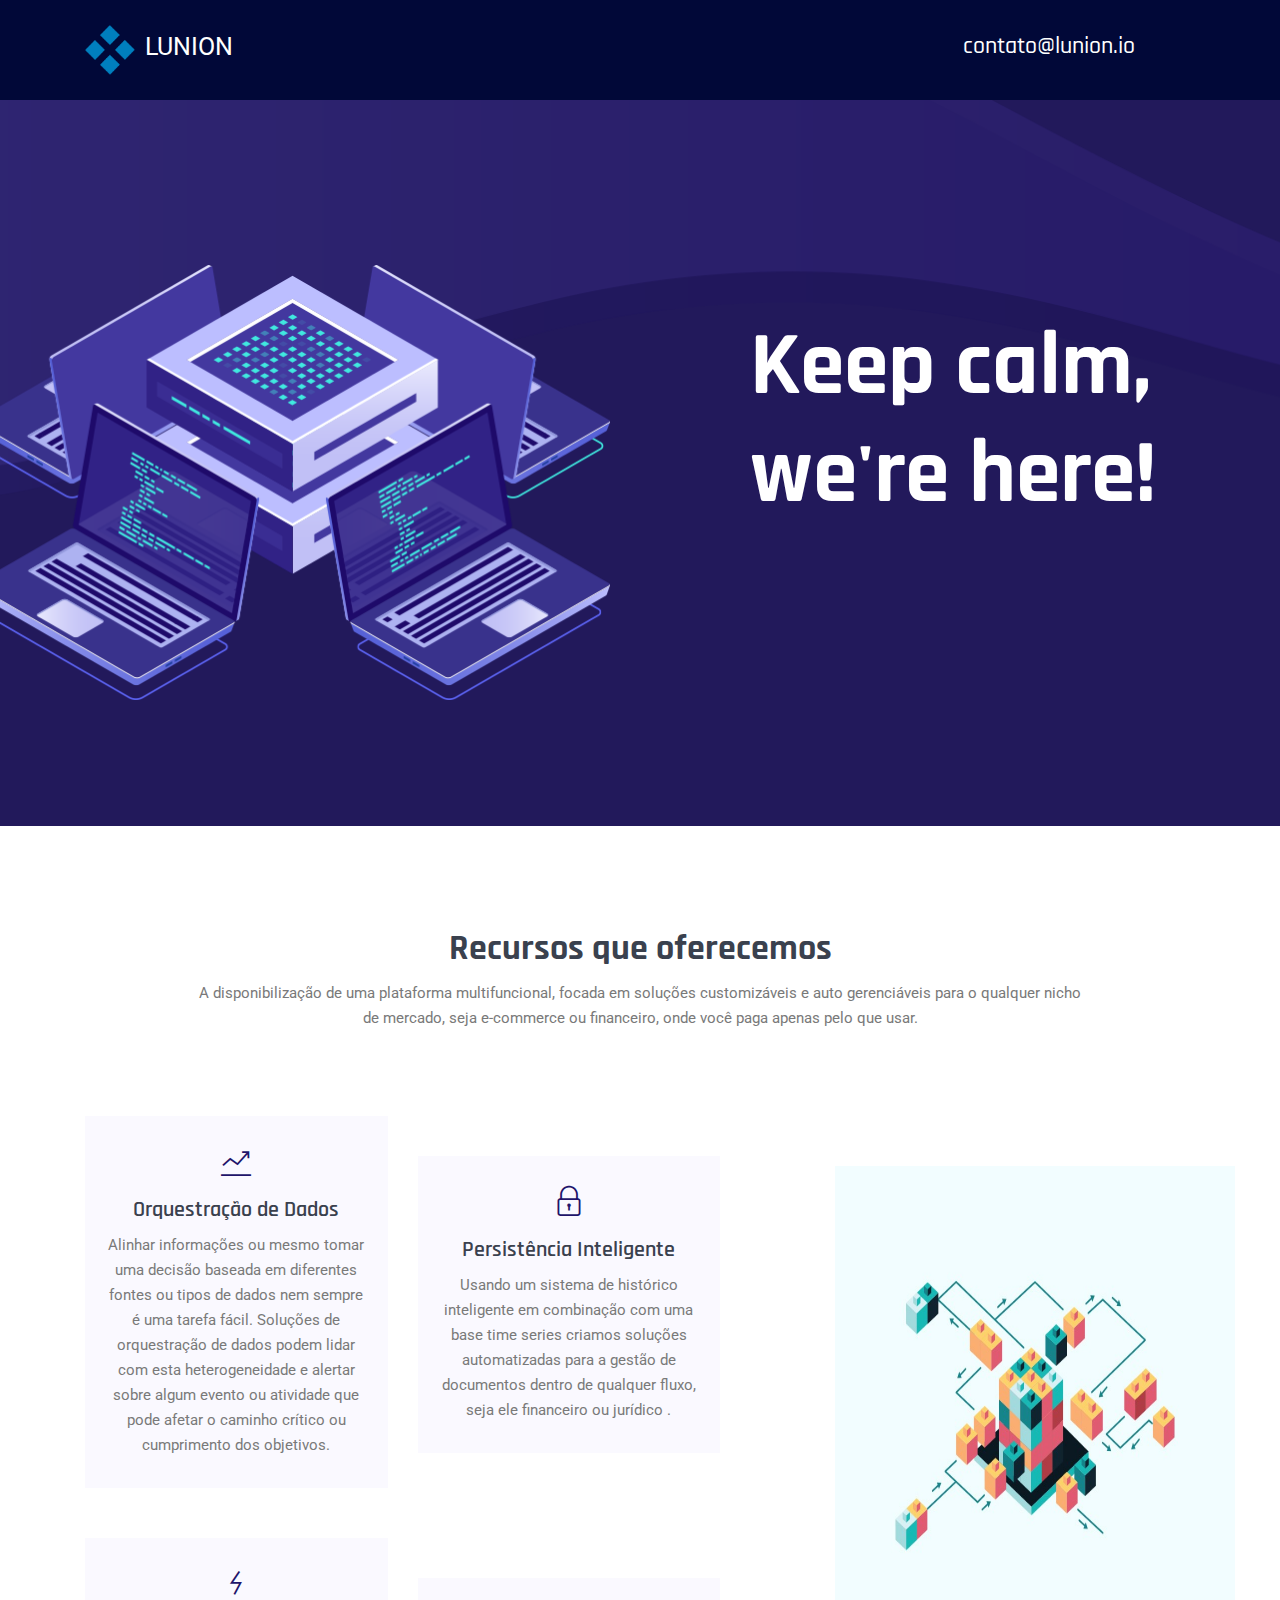
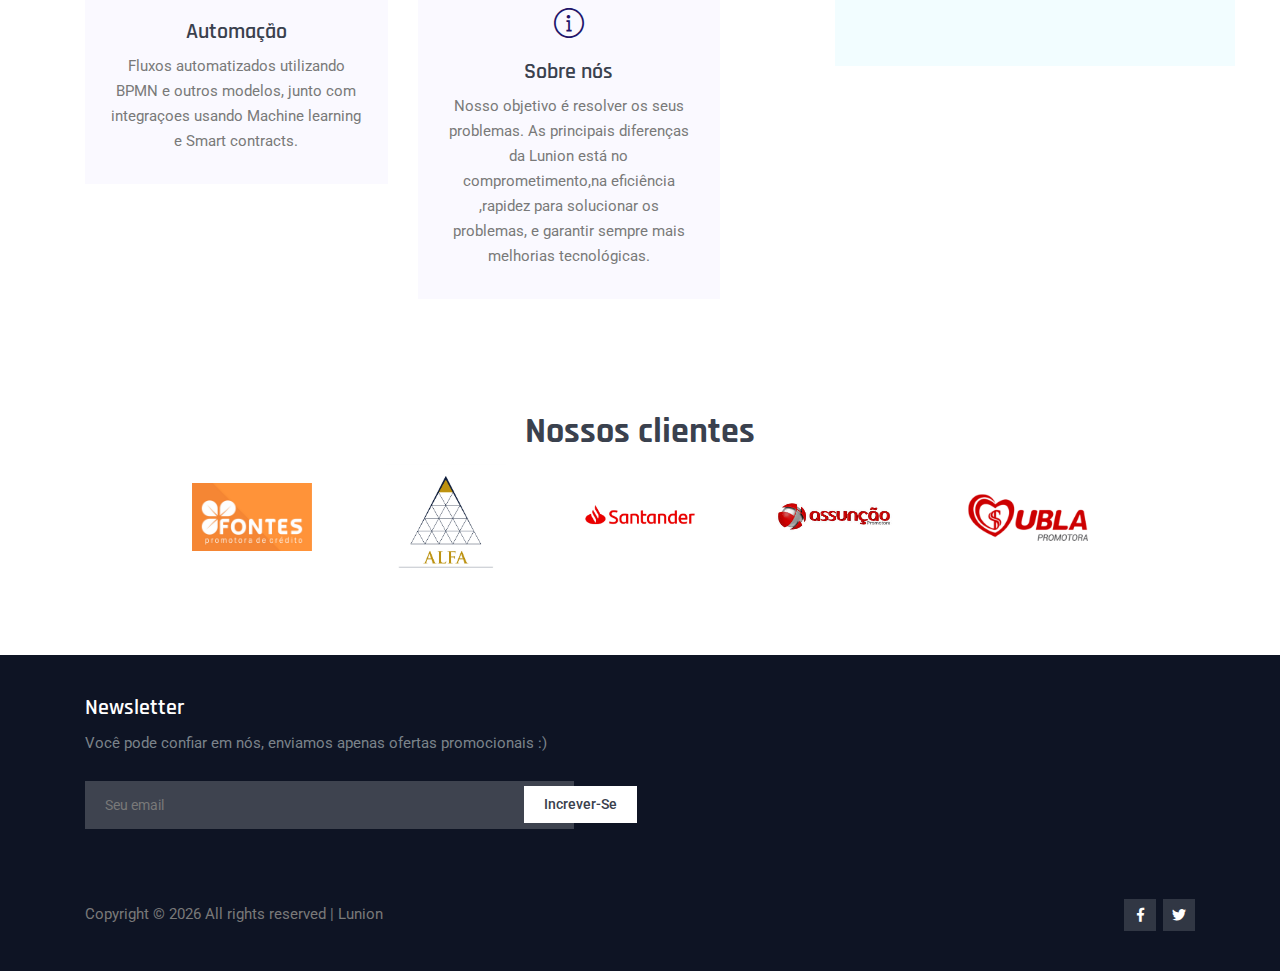
<file: index.html>
<!DOCTYPE html>
<html lang="pt-br">

<head>
  <meta charset="UTF-8" />
  <meta name="viewport" content="width=device-width, initial-scale=1.0" />
  <meta http-equiv="X-UA-Compatible" content="ie=edge" />
  <title>Lunion</title>
  <link rel="icon" href="img/logo.png" type="image/png" />

  <link rel="stylesheet" href="vendors/bootstrap/bootstrap.min.css" />
  <link rel="stylesheet" href="vendors/fontawesome/css/all.min.css" />
  <link rel="stylesheet" href="vendors/themify-icons/themify-icons.css" />
  <link rel="stylesheet" href="vendors/linericon/style.css" />
  <link rel="stylesheet" href="vendors/owl-carousel/owl.theme.default.min.css" />
  <link rel="stylesheet" href="vendors/owl-carousel/owl.carousel.min.css" />

  <link rel="stylesheet" href="css/style.css" />
  <link rel="stylesheet" href="css/custom.css" />
</head>

<body>
  <!--================Header Menu Area =================-->
  <header class="header_area">
    <div class="main_menu">
      <nav class="navbar navbar-expand-lg navbar-light">
        <div class="container box_1620">
          <!-- Brand and toggle get grouped for better mobile display -->
          <a class="navbar-brand logo_h" href="index.html"><img src="img/logo.png" width="50px" height="50px"
              alt="" /><span style="
            color: #fff;
            margin-left: 10px;
            font-size: 25px;
        ">LUNION</span>
          </a>
          <div style="margin-left: 700px;"><h4 style="color:#fff;">contato@lunion.io</h4></div>
          <button class="navbar-toggler" type="button" data-toggle="collapse" data-target="#navbarSupportedContent"
            aria-controls="navbarSupportedContent" aria-expanded="false" aria-label="Toggle navigation">
            <span class="icon-bar"></span>
            <span class="icon-bar"></span>
            <span class="icon-bar"></span>
          </button>
          <!-- Collect the nav links, forms, and other content for toggling -->
          <div class="collapse navbar-collapse offset" id="navbarSupportedContent">
            <ul class="nav navbar-nav menu_nav justify-content-end"></ul>

            <ul class="navbar-right"></ul>
          </div>
        </div>
      </nav>
    </div>
  </header>
  <!--================Header Menu Area =================-->

  <main class="side-main">
    <!--================ Hero sm Banner start =================-->
    <section class="hero-banner mb-30px">
      <div class="container">
        <div class="row">
          <div class="col-lg-7">
            <div class="hero-banner__img">
              <img class="img-fluid" src="img//banner/hero-banner.png" alt="" />
            </div>
          </div>
          <div class="col-lg-5 pt-5">
            <div class="hero-banner__content">
              <h1 style="font-size: 90px;">Keep calm, we're here!</h1>
            </div>
          </div>
        </div>
      </div>
    </section>
    <!--================ Hero sm Banner end =================-->

    <!--================ Inicio da seção da oferta=================-->
    <section  style="margin-top: 100px;">
      <div class="container">
        <div class="section-intro pb-85px text-center">
          <h2 class="section-intro__title">Recursos que oferecemos</h2>
          <p class="section-intro__subtitle">
            A disponibilização de uma plataforma multifuncional, focada em
            soluções customizáveis e auto gerenciáveis para o qualquer nicho
            de mercado, seja e-commerce ou financeiro, onde você paga apenas
            pelo que usar.
          </p>
        </div>

        <div class="row">
          <div class="col-lg-7">
            <div class="row offer-single-wrapper">
              <div class="col-lg-6 offer-single">
                <div class="card offer-single__content text-center">
                  <span class="offer-single__icon">
                    <i class="ti-stats-up"></i>
                  </span>
                  <h4>Orquestração de Dados</h4>
                  <p>
                    Alinhar informações ou mesmo tomar uma decisão baseada em
                    diferentes fontes ou tipos de dados nem sempre é uma
                    tarefa fácil. Soluções de orquestração de dados podem
                    lidar com esta heterogeneidade e alertar sobre algum
                    evento ou atividade que pode afetar o caminho crítico ou
                    cumprimento dos objetivos.
                  </p>
                </div>
              </div>

              <div class="col-lg-6 offer-single">
                <div class="card offer-single__content text-center">
                  <span class="offer-single__icon">
                    <i class="ti-lock"></i>
                  </span>
                  <h4>Persistência Inteligente</h4>
                  <p>
                    Usando um sistema de histórico inteligente em combinação
                    com uma base time series criamos soluções automatizadas
                    para a gestão de documentos dentro de qualquer fluxo, seja
                    ele financeiro ou jurídico .
                  </p>
                </div>
              </div>
            </div>

            <div class="row offer-single-wrapper">
              <div class="col-lg-6 offer-single">
                <div class="card offer-single__content text-center">
                  <span class="offer-single__icon">
                    <i class="ti-bolt-alt"></i>
                  </span>
                  <h4>Automação</h4>
                  <p>
                    Fluxos automatizados utilizando BPMN e outros modelos,
                    junto com integraçoes usando Machine learning e Smart
                    contracts.
                  </p>
                </div>
              </div>

              <div class="col-lg-6 offer-single">
                <div class="card offer-single__content text-center">
                  <span class="offer-single__icon">
                    <i class="ti-info-alt"></i>
                  </span>
                  <h4>Sobre nós</h4>
                  <p>
                    Nosso objetivo é resolver os seus problemas. As principais
                    diferenças da Lunion está no comprometimento,na eficiência
                    ,rapidez para solucionar os problemas, e garantir sempre
                    mais melhorias tecnológicas.
                  </p>
                </div>
              </div>
            </div>
          </div>
          <div class="col-lg-5">
            <div class="offer-single__img">
              <img class="img-fluid" style="height: 500px; width:400px" src="img/home/datascience.jpeg" alt="" />
            </div>
          </div>
        </div>
      </div>
    </section>
    <!--================ Fim da seção da oferta  =================-->

    <!--================ Início da seção de preços =================-->
    <section style="margin-top: 100px;">
      <div class="container">
        <div class="section-intro pb-85px text-center">
          <h2 class="section-intro__title">Nossos clientes</h2>
            <img src="img/cli.png" style="width: 120px;"></img>
            <img src="img/cli2.jpg"  style="width: 120px;margin-left: 70px;"></img>
            <img src="img/cli3.jpg"  style="width: 120px;margin-left: 70px;"></img>
            <img src="img/cli4.jpg"  style="width: 120px;margin-left: 70px;"></img>
            <img src="img/cli5.png"  style="width: 120px;margin-left: 70px;"></img>
        </div>
      </div>
    </section>
    <!--================ Pricing section end =================-->
  </main>

  <!-- ================ start footer Area ================= -->
  <footer class="footer-area section-gap">
    <div class="container">
      <div class="row">
        <div class="col-xl-8 col-md-8 mb-4 mb-xl-0 single-footer-widget">
          <h3 style="color: white">Newsletter</h3>
          <p>Você pode confiar em nós, enviamos apenas ofertas promocionais :)</p>
          <div class="form-wrap" id="mc_embed_signup">
            <form target="_blank"
              action="https://spondonit.us12.list-manage.com/subscribe/post?u=1462626880ade1ac87bd9c93a&amp;id=92a4423d01"
              method="get" class="form-inline">
              <input class="form-control" name="EMAIL" placeholder="Seu email" onfocus="this.placeholder = ''"
                onblur="this.placeholder = 'Seu email'" required="" type="email" />
              <button class="click-btn btn btn-default">Increver-se</button>
              <div style="position: absolute; left: -5000px;">
                <input name="b_36c4fd991d266f23781ded980_aefe40901a" tabindex="-1" value="" type="text" />
              </div>

              <div class="info"></div>
            </form>
          </div>
        </div>
      </div>
      <div class="footer-bottom row align-items-center text-center text-lg-left">
        <p class="footer-text m-0 col-lg-8 col-md-12">
          <!-- Link back to Colorlib can't be removed. Template is licensed under CC BY 3.0. -->
          Copyright &copy;
          <script>
            document.write(new Date().getFullYear());
          </script>
          All rights reserved | Lunion
        </p>
        <div class="col-lg-4 col-md-12 text-center text-lg-right footer-social">
          <a href="#"><i class="fab fa-facebook-f"></i></a>
          <a href="#"><i class="fab fa-twitter"></i></a>    
        </div>
      </div>
    </div>
  </footer>
  <!-- ================ End footer Area ================= -->

  <script src="vendors/jquery/jquery-3.2.1.min.js"></script>
  <script src="vendors/bootstrap/bootstrap.bundle.min.js"></script>
  <script src="vendors/owl-carousel/owl.carousel.min.js"></script>
  <script src="js/jquery.ajaxchimp.min.js"></script>
  <script src="js/mail-script.js"></script>
  <script src="js/main.js"></script>
</body>

</html>
</file>
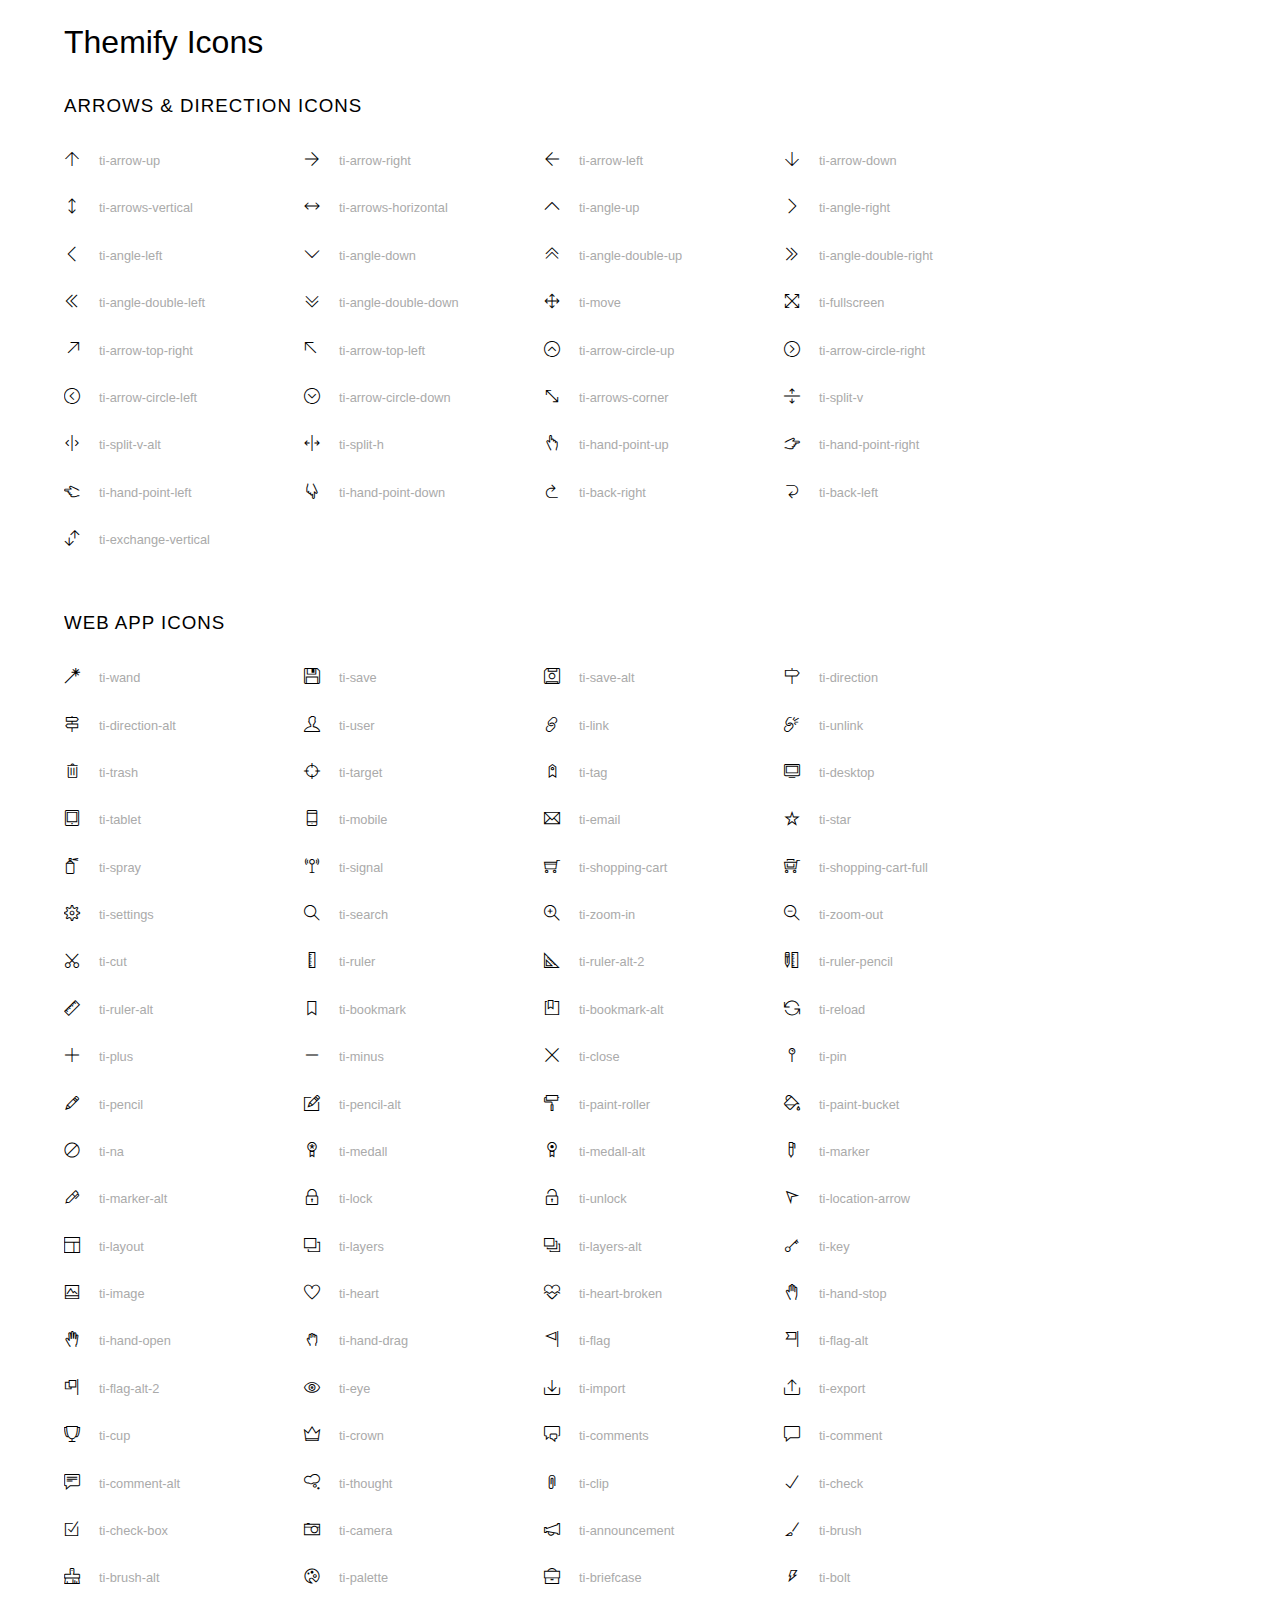
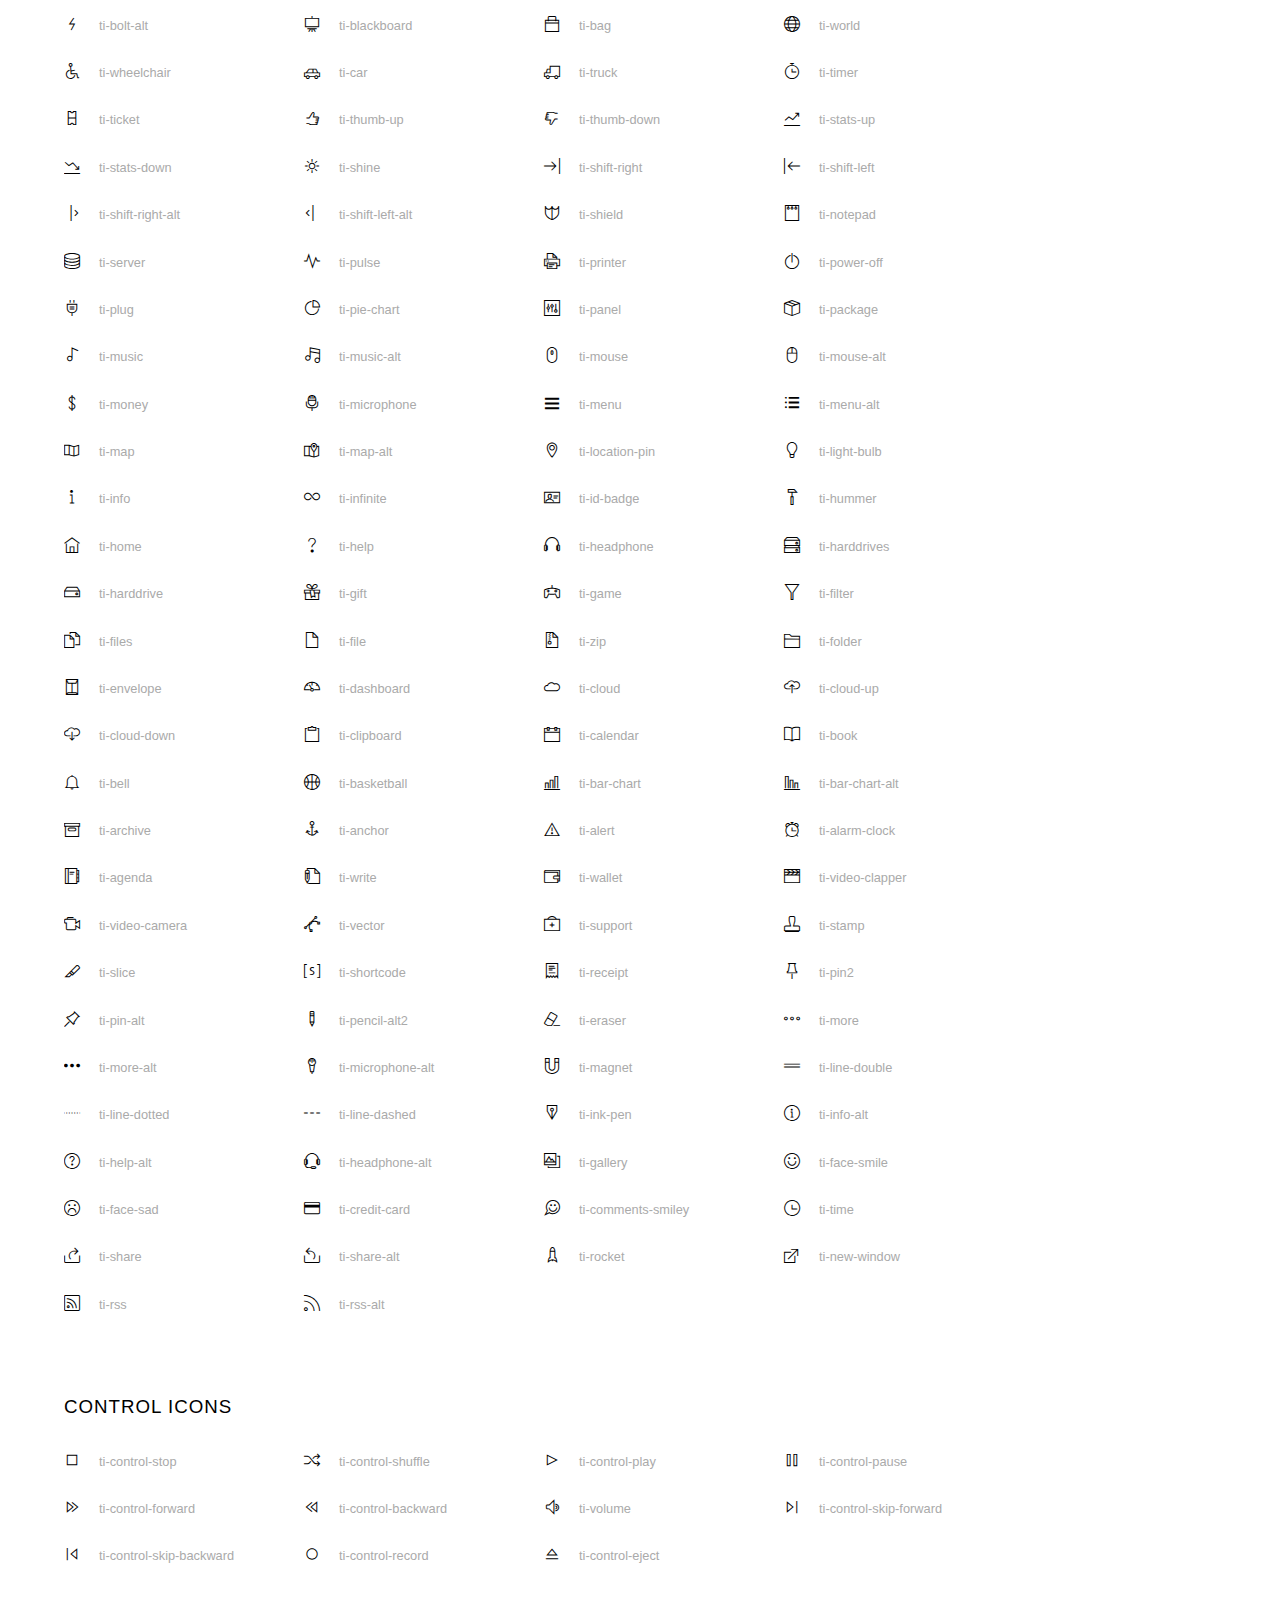
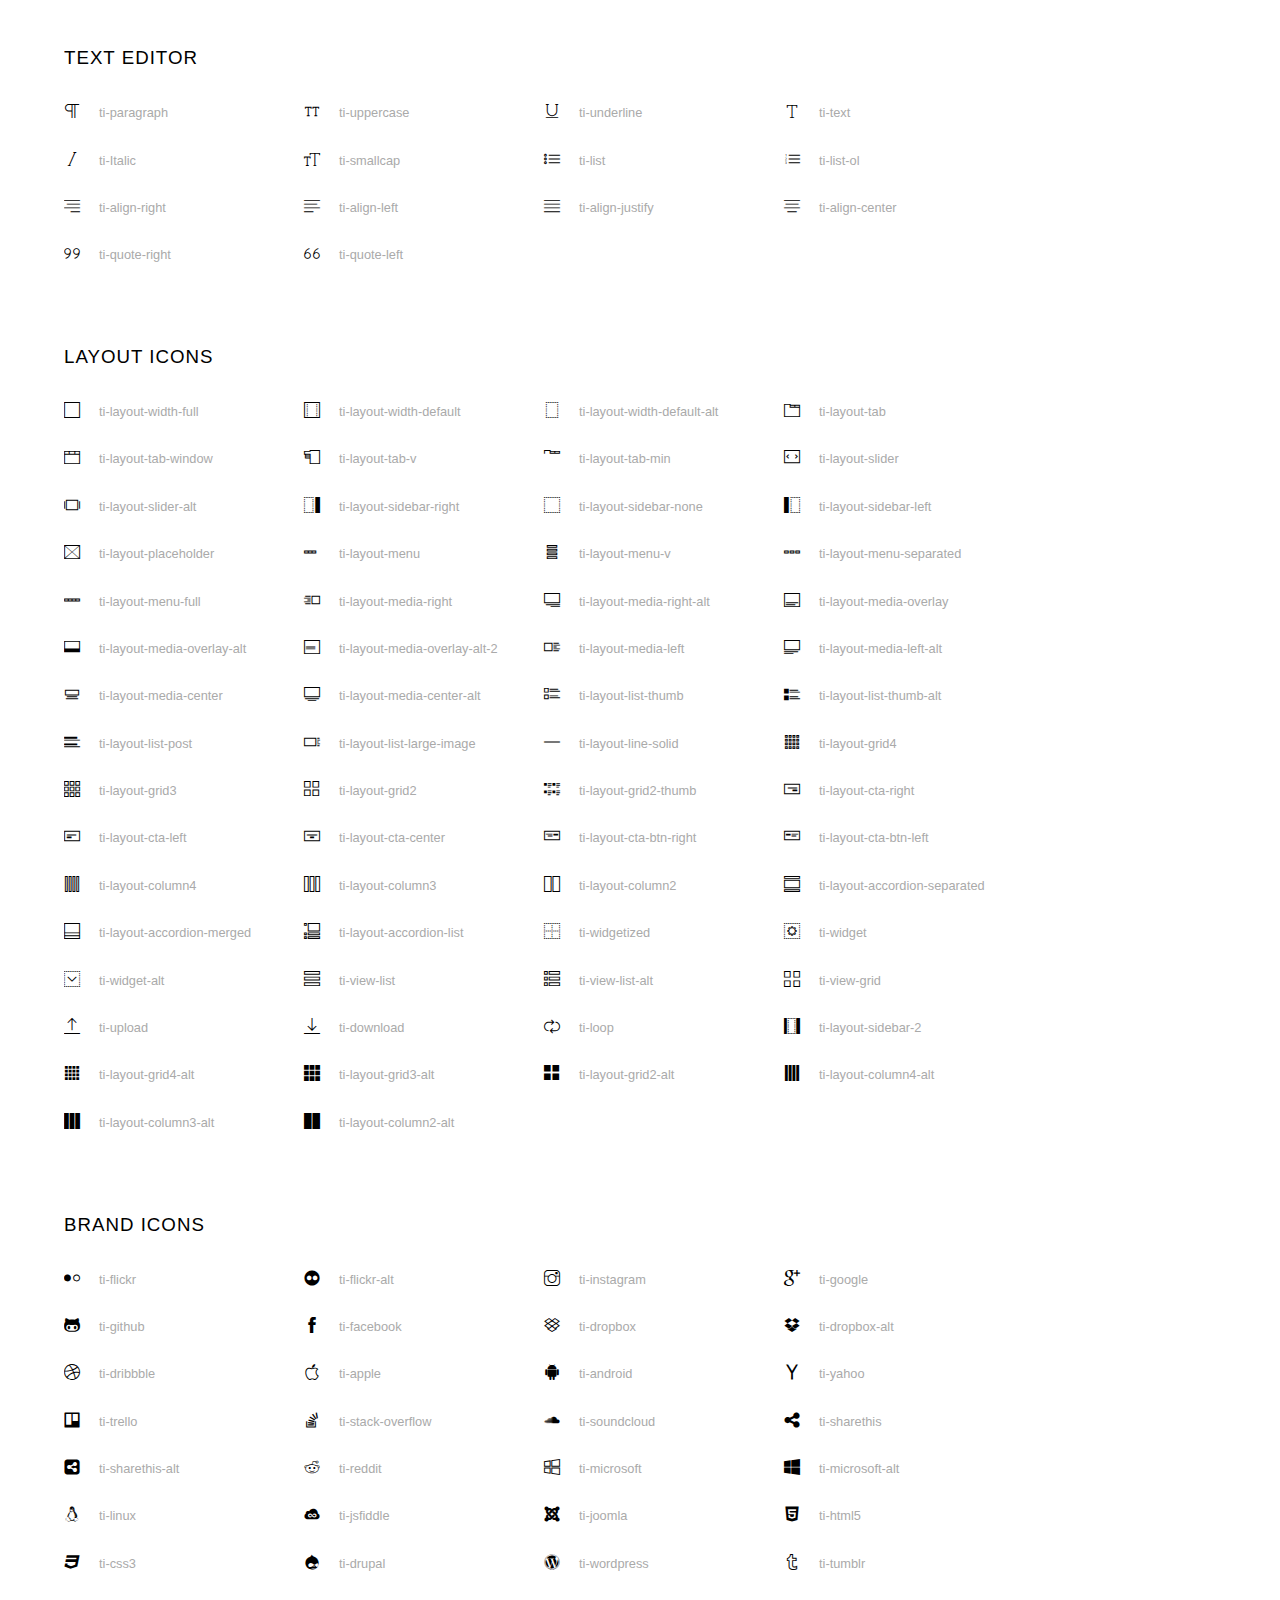
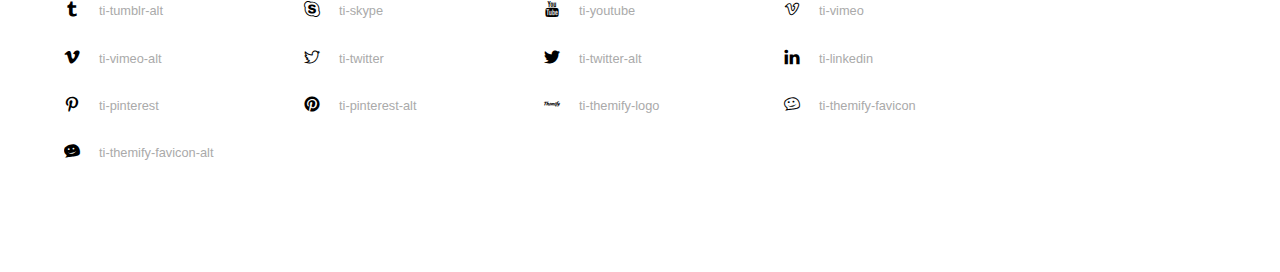
<file: vendors/themify-icons/index.html>
<!doctype html>
<html>
<head>
	<meta charset="utf-8">
	<title>Themify Icon Font</title>
	<meta name="viewport" content="width=device-width">
	<link rel="stylesheet" href="demo-files/demo.css">
	<link rel="stylesheet" href="themify-icons.css">
	<!--[if lt IE 8]><!-->
	<link rel="stylesheet" href="ie7/ie7.css">
	<!--<![endif]-->
</head>
<body>
	<h1>Themify Icons</h1>

	<div class="icon-section">

		<div class="icon-section">
			<h3>Arrows &amp; Direction Icons </h3>

			<div class="icon-container">
				<span class="ti-arrow-up"></span><span class="icon-name"> ti-arrow-up</span>
			</div>
			<div class="icon-container">
				<span class="ti-arrow-right"></span><span class="icon-name"> ti-arrow-right</span>
			</div>
			<div class="icon-container">
				<span class="ti-arrow-left"></span><span class="icon-name"> ti-arrow-left</span>
			</div>
			<div class="icon-container">
				<span class="ti-arrow-down"></span><span class="icon-name"> ti-arrow-down</span>
			</div>
			<div class="icon-container">
				<span class="ti-arrows-vertical"></span><span class="icon-name"> ti-arrows-vertical</span>
			</div>
			<div class="icon-container">
				<span class="ti-arrows-horizontal"></span><span class="icon-name"> ti-arrows-horizontal</span>
			</div>
			<div class="icon-container">
				<span class="ti-angle-up"></span><span class="icon-name"> ti-angle-up</span>
			</div>
			<div class="icon-container">
				<span class="ti-angle-right"></span><span class="icon-name"> ti-angle-right</span>
			</div>
			<div class="icon-container">
				<span class="ti-angle-left"></span><span class="icon-name"> ti-angle-left</span>
			</div>
			<div class="icon-container">
				<span class="ti-angle-down"></span><span class="icon-name"> ti-angle-down</span>
			</div>	
			<div class="icon-container">
				<span class="ti-angle-double-up"></span><span class="icon-name"> ti-angle-double-up</span>
			</div>
			<div class="icon-container">
				<span class="ti-angle-double-right"></span><span class="icon-name"> ti-angle-double-right</span>
			</div>
			<div class="icon-container">
				<span class="ti-angle-double-left"></span><span class="icon-name"> ti-angle-double-left</span>
			</div>
			<div class="icon-container">
				<span class="ti-angle-double-down"></span><span class="icon-name"> ti-angle-double-down</span>
			</div>					
			<div class="icon-container">
				<span class="ti-move"></span><span class="icon-name"> ti-move</span>
			</div>
			<div class="icon-container">
				<span class="ti-fullscreen"></span><span class="icon-name"> ti-fullscreen</span>
			</div>
			<div class="icon-container">
				<span class="ti-arrow-top-right"></span><span class="icon-name"> ti-arrow-top-right</span>
			</div>
			<div class="icon-container">
				<span class="ti-arrow-top-left"></span><span class="icon-name"> ti-arrow-top-left</span>
			</div>
			<div class="icon-container">
				<span class="ti-arrow-circle-up"></span><span class="icon-name"> ti-arrow-circle-up</span>
			</div>
			<div class="icon-container">
				<span class="ti-arrow-circle-right"></span><span class="icon-name"> ti-arrow-circle-right</span>
			</div>
			<div class="icon-container">
				<span class="ti-arrow-circle-left"></span><span class="icon-name"> ti-arrow-circle-left</span>
			</div>
			<div class="icon-container">
				<span class="ti-arrow-circle-down"></span><span class="icon-name"> ti-arrow-circle-down</span>
			</div>
			<div class="icon-container">
				<span class="ti-arrows-corner"></span><span class="icon-name"> ti-arrows-corner</span>
			</div>
			<div class="icon-container">
				<span class="ti-split-v"></span><span class="icon-name"> ti-split-v</span>
			</div>

			<div class="icon-container">
				<span class="ti-split-v-alt"></span><span class="icon-name"> ti-split-v-alt</span>
			</div>
			<div class="icon-container">
				<span class="ti-split-h"></span><span class="icon-name"> ti-split-h</span>
			</div>
			<div class="icon-container">
				<span class="ti-hand-point-up"></span><span class="icon-name"> ti-hand-point-up</span>
			</div>
			<div class="icon-container">
				<span class="ti-hand-point-right"></span><span class="icon-name"> ti-hand-point-right</span>
			</div>
			<div class="icon-container">
				<span class="ti-hand-point-left"></span><span class="icon-name"> ti-hand-point-left</span>
			</div>
			<div class="icon-container">
				<span class="ti-hand-point-down"></span><span class="icon-name"> ti-hand-point-down</span>
			</div>
			<div class="icon-container">
				<span class="ti-back-right"></span><span class="icon-name"> ti-back-right</span>
			</div>
			<div class="icon-container">
				<span class="ti-back-left"></span><span class="icon-name"> ti-back-left</span>
			</div>
			<div class="icon-container">
				<span class="ti-exchange-vertical"></span><span class="icon-name"> ti-exchange-vertical</span>
			</div>

		</div> <!-- Arrows Icons -->



		<h3>Web App Icons</h3>
		
		<div class="icon-section">

			<div class="icon-container">
				<span class="ti-wand"></span><span class="icon-name"> ti-wand</span>
			</div>
			<div class="icon-container">
				<span class="ti-save"></span><span class="icon-name"> ti-save</span>
			</div>
			<div class="icon-container">
				<span class="ti-save-alt"></span><span class="icon-name"> ti-save-alt</span>
			</div>

			<div class="icon-container">
				<span class="ti-direction"></span><span class="icon-name"> ti-direction</span>
			</div>
			<div class="icon-container">
				<span class="ti-direction-alt"></span><span class="icon-name"> ti-direction-alt</span>
			</div>
			<div class="icon-container">
				<span class="ti-user"></span><span class="icon-name"> ti-user</span>
			</div>
			<div class="icon-container">
				<span class="ti-link"></span><span class="icon-name"> ti-link</span>
			</div>
			<div class="icon-container">
				<span class="ti-unlink"></span><span class="icon-name"> ti-unlink</span>
			</div>
			<div class="icon-container">
				<span class="ti-trash"></span><span class="icon-name"> ti-trash</span>
			</div>
			<div class="icon-container">
				<span class="ti-target"></span><span class="icon-name"> ti-target</span>
			</div>
			<div class="icon-container">
				<span class="ti-tag"></span><span class="icon-name"> ti-tag</span>
			</div>
			<div class="icon-container">
				<span class="ti-desktop"></span><span class="icon-name"> ti-desktop</span>
			</div>
			<div class="icon-container">
				<span class="ti-tablet"></span><span class="icon-name"> ti-tablet</span>
			</div>
			<div class="icon-container">
				<span class="ti-mobile"></span><span class="icon-name"> ti-mobile</span>
			</div>
			<div class="icon-container">
				<span class="ti-email"></span><span class="icon-name"> ti-email</span>
			</div>	
			<div class="icon-container">
				<span class="ti-star"></span><span class="icon-name"> ti-star</span>
			</div>
			<div class="icon-container">
				<span class="ti-spray"></span><span class="icon-name"> ti-spray</span>
			</div>
			<div class="icon-container">
				<span class="ti-signal"></span><span class="icon-name"> ti-signal</span>
			</div>
			<div class="icon-container">
				<span class="ti-shopping-cart"></span><span class="icon-name"> ti-shopping-cart</span>
			</div>
			<div class="icon-container">
				<span class="ti-shopping-cart-full"></span><span class="icon-name"> ti-shopping-cart-full</span>
			</div>
			<div class="icon-container">
				<span class="ti-settings"></span><span class="icon-name"> ti-settings</span>
			</div>
			<div class="icon-container">
				<span class="ti-search"></span><span class="icon-name"> ti-search</span>
			</div>
			<div class="icon-container">
				<span class="ti-zoom-in"></span><span class="icon-name"> ti-zoom-in</span>
			</div>
			<div class="icon-container">
				<span class="ti-zoom-out"></span><span class="icon-name"> ti-zoom-out</span>
			</div>
			<div class="icon-container">
				<span class="ti-cut"></span><span class="icon-name"> ti-cut</span>
			</div>
			<div class="icon-container">
				<span class="ti-ruler"></span><span class="icon-name"> ti-ruler</span>
			</div>
			<div class="icon-container">
				<span class="ti-ruler-alt-2"></span><span class="icon-name"> ti-ruler-alt-2</span>
			</div>			
			<div class="icon-container">
				<span class="ti-ruler-pencil"></span><span class="icon-name"> ti-ruler-pencil</span>
			</div>
			<div class="icon-container">
				<span class="ti-ruler-alt"></span><span class="icon-name"> ti-ruler-alt</span>
			</div>
			<div class="icon-container">
				<span class="ti-bookmark"></span><span class="icon-name"> ti-bookmark</span>
			</div>
			<div class="icon-container">
				<span class="ti-bookmark-alt"></span><span class="icon-name"> ti-bookmark-alt</span>
			</div>
			<div class="icon-container">
				<span class="ti-reload"></span><span class="icon-name"> ti-reload</span>
			</div>
			<div class="icon-container">
				<span class="ti-plus"></span><span class="icon-name"> ti-plus</span>
			</div>
			<div class="icon-container">
				<span class="ti-minus"></span><span class="icon-name"> ti-minus</span>
			</div>
			<div class="icon-container">
				<span class="ti-close"></span><span class="icon-name"> ti-close</span>
			</div>			
			<div class="icon-container">
				<span class="ti-pin"></span><span class="icon-name"> ti-pin</span>
			</div>
			<div class="icon-container">
				<span class="ti-pencil"></span><span class="icon-name"> ti-pencil</span>
			</div>
					
		  	<div class="icon-container">
				<span class="ti-pencil-alt"></span><span class="icon-name"> ti-pencil-alt</span>
			</div>
			<div class="icon-container">
				<span class="ti-paint-roller"></span><span class="icon-name"> ti-paint-roller</span>
			</div>
			<div class="icon-container">
				<span class="ti-paint-bucket"></span><span class="icon-name"> ti-paint-bucket</span>
			</div>
			<div class="icon-container">
				<span class="ti-na"></span><span class="icon-name"> ti-na</span>
			</div>
			<div class="icon-container">
				<span class="ti-medall"></span><span class="icon-name"> ti-medall</span>
			</div>
			<div class="icon-container">
				<span class="ti-medall-alt"></span><span class="icon-name"> ti-medall-alt</span>
			</div>
			<div class="icon-container">
				<span class="ti-marker"></span><span class="icon-name"> ti-marker</span>
			</div>
			<div class="icon-container">
				<span class="ti-marker-alt"></span><span class="icon-name"> ti-marker-alt</span>
			</div>

			<div class="icon-container">
				<span class="ti-lock"></span><span class="icon-name"> ti-lock</span>
			</div>
			<div class="icon-container">
				<span class="ti-unlock"></span><span class="icon-name"> ti-unlock</span>
			</div>
			<div class="icon-container">
				<span class="ti-location-arrow"></span><span class="icon-name"> ti-location-arrow</span>
			</div>
			<div class="icon-container">
				<span class="ti-layout"></span><span class="icon-name"> ti-layout</span>
			</div>
			<div class="icon-container">
				<span class="ti-layers"></span><span class="icon-name"> ti-layers</span>
			</div>
			<div class="icon-container">
				<span class="ti-layers-alt"></span><span class="icon-name"> ti-layers-alt</span>
			</div>
			<div class="icon-container">
				<span class="ti-key"></span><span class="icon-name"> ti-key</span>
			</div>
			<div class="icon-container">
				<span class="ti-image"></span><span class="icon-name"> ti-image</span>
			</div>
			<div class="icon-container">
				<span class="ti-heart"></span><span class="icon-name"> ti-heart</span>
			</div>
			<div class="icon-container">
				<span class="ti-heart-broken"></span><span class="icon-name"> ti-heart-broken</span>
			</div>
			<div class="icon-container">
				<span class="ti-hand-stop"></span><span class="icon-name"> ti-hand-stop</span>
			</div>
			<div class="icon-container">
				<span class="ti-hand-open"></span><span class="icon-name"> ti-hand-open</span>
			</div>
			<div class="icon-container">
				<span class="ti-hand-drag"></span><span class="icon-name"> ti-hand-drag</span>
			</div>
			<div class="icon-container">
				<span class="ti-flag"></span><span class="icon-name"> ti-flag</span>
			</div>
			<div class="icon-container">
				<span class="ti-flag-alt"></span><span class="icon-name"> ti-flag-alt</span>
			</div>
			<div class="icon-container">
				<span class="ti-flag-alt-2"></span><span class="icon-name"> ti-flag-alt-2</span>
			</div>
			<div class="icon-container">
				<span class="ti-eye"></span><span class="icon-name"> ti-eye</span>
			</div>
			<div class="icon-container">
				<span class="ti-import"></span><span class="icon-name"> ti-import</span>
			</div>			
			<div class="icon-container">
				<span class="ti-export"></span><span class="icon-name"> ti-export</span>
			</div>
			<div class="icon-container">
				<span class="ti-cup"></span><span class="icon-name"> ti-cup</span>
			</div>
			<div class="icon-container">
				<span class="ti-crown"></span><span class="icon-name"> ti-crown</span>
			</div>
			<div class="icon-container">
				<span class="ti-comments"></span><span class="icon-name"> ti-comments</span>
			</div>
			<div class="icon-container">
				<span class="ti-comment"></span><span class="icon-name"> ti-comment</span>
			</div>
			<div class="icon-container">
				<span class="ti-comment-alt"></span><span class="icon-name"> ti-comment-alt</span>
			</div>
			<div class="icon-container">
				<span class="ti-thought"></span><span class="icon-name"> ti-thought</span>
			</div>			
			<div class="icon-container">
				<span class="ti-clip"></span><span class="icon-name"> ti-clip</span>
			</div>

			<div class="icon-container">
				<span class="ti-check"></span><span class="icon-name"> ti-check</span>
			</div>
			<div class="icon-container">
				<span class="ti-check-box"></span><span class="icon-name"> ti-check-box</span>
			</div>
			<div class="icon-container">
				<span class="ti-camera"></span><span class="icon-name"> ti-camera</span>
			</div>
			<div class="icon-container">
				<span class="ti-announcement"></span><span class="icon-name"> ti-announcement</span>
			</div>
			<div class="icon-container">
				<span class="ti-brush"></span><span class="icon-name"> ti-brush</span>
			</div>
			<div class="icon-container">
				<span class="ti-brush-alt"></span><span class="icon-name"> ti-brush-alt</span>
			</div>
			<div class="icon-container">
				<span class="ti-palette"></span><span class="icon-name"> ti-palette</span>
			</div>			
			<div class="icon-container">
				<span class="ti-briefcase"></span><span class="icon-name"> ti-briefcase</span>
			</div>
			<div class="icon-container">
				<span class="ti-bolt"></span><span class="icon-name"> ti-bolt</span>
			</div>
			<div class="icon-container">
				<span class="ti-bolt-alt"></span><span class="icon-name"> ti-bolt-alt</span>
			</div>
			<div class="icon-container">
				<span class="ti-blackboard"></span><span class="icon-name"> ti-blackboard</span>
			</div>
			<div class="icon-container">
				<span class="ti-bag"></span><span class="icon-name"> ti-bag</span>
			</div>
			<div class="icon-container">
				<span class="ti-world"></span><span class="icon-name"> ti-world</span>
			</div>
			<div class="icon-container">
				<span class="ti-wheelchair"></span><span class="icon-name"> ti-wheelchair</span>
			</div>
			<div class="icon-container">
				<span class="ti-car"></span><span class="icon-name"> ti-car</span>
			</div>
			<div class="icon-container">
				<span class="ti-truck"></span><span class="icon-name"> ti-truck</span>
			</div>
			<div class="icon-container">
				<span class="ti-timer"></span><span class="icon-name"> ti-timer</span>
			</div>
			<div class="icon-container">
				<span class="ti-ticket"></span><span class="icon-name"> ti-ticket</span>
			</div>
			<div class="icon-container">
				<span class="ti-thumb-up"></span><span class="icon-name"> ti-thumb-up</span>
			</div>
			<div class="icon-container">
				<span class="ti-thumb-down"></span><span class="icon-name"> ti-thumb-down</span>
			</div>

			<div class="icon-container">
				<span class="ti-stats-up"></span><span class="icon-name"> ti-stats-up</span>
			</div>
			<div class="icon-container">
				<span class="ti-stats-down"></span><span class="icon-name"> ti-stats-down</span>
			</div>
			<div class="icon-container">
				<span class="ti-shine"></span><span class="icon-name"> ti-shine</span>
			</div>
			<div class="icon-container">
				<span class="ti-shift-right"></span><span class="icon-name"> ti-shift-right</span>
			</div>
			<div class="icon-container">
				<span class="ti-shift-left"></span><span class="icon-name"> ti-shift-left</span>
			</div>

			<div class="icon-container">
				<span class="ti-shift-right-alt"></span><span class="icon-name"> ti-shift-right-alt</span>
			</div>
			<div class="icon-container">
				<span class="ti-shift-left-alt"></span><span class="icon-name"> ti-shift-left-alt</span>
			</div>
			<div class="icon-container">
				<span class="ti-shield"></span><span class="icon-name"> ti-shield</span>
			</div>
			<div class="icon-container">
				<span class="ti-notepad"></span><span class="icon-name"> ti-notepad</span>
			</div>
			<div class="icon-container">
				<span class="ti-server"></span><span class="icon-name"> ti-server</span>
			</div>

			<div class="icon-container">
				<span class="ti-pulse"></span><span class="icon-name"> ti-pulse</span>
			</div>
			<div class="icon-container">
				<span class="ti-printer"></span><span class="icon-name"> ti-printer</span>
			</div>
			<div class="icon-container">
				<span class="ti-power-off"></span><span class="icon-name"> ti-power-off</span>
			</div>
			<div class="icon-container">
				<span class="ti-plug"></span><span class="icon-name"> ti-plug</span>
			</div>
			<div class="icon-container">
				<span class="ti-pie-chart"></span><span class="icon-name"> ti-pie-chart</span>
			</div>

			<div class="icon-container">
				<span class="ti-panel"></span><span class="icon-name"> ti-panel</span>
			</div>
			<div class="icon-container">
				<span class="ti-package"></span><span class="icon-name"> ti-package</span>
			</div>
			<div class="icon-container">
				<span class="ti-music"></span><span class="icon-name"> ti-music</span>
			</div>
			<div class="icon-container">
				<span class="ti-music-alt"></span><span class="icon-name"> ti-music-alt</span>
			</div>
			<div class="icon-container">
				<span class="ti-mouse"></span><span class="icon-name"> ti-mouse</span>
			</div>
			<div class="icon-container">
				<span class="ti-mouse-alt"></span><span class="icon-name"> ti-mouse-alt</span>
			</div>
			<div class="icon-container">
				<span class="ti-money"></span><span class="icon-name"> ti-money</span>
			</div>
			<div class="icon-container">
				<span class="ti-microphone"></span><span class="icon-name"> ti-microphone</span>
			</div>
			<div class="icon-container">
				<span class="ti-menu"></span><span class="icon-name"> ti-menu</span>
			</div>
			<div class="icon-container">
				<span class="ti-menu-alt"></span><span class="icon-name"> ti-menu-alt</span>
			</div>
			<div class="icon-container">
				<span class="ti-map"></span><span class="icon-name"> ti-map</span>
			</div>
			<div class="icon-container">
				<span class="ti-map-alt"></span><span class="icon-name"> ti-map-alt</span>
			</div>

			<div class="icon-container">
				<span class="ti-location-pin"></span><span class="icon-name"> ti-location-pin</span>
			</div>

			<div class="icon-container">
				<span class="ti-light-bulb"></span><span class="icon-name"> ti-light-bulb</span>
			</div>
			<div class="icon-container">
				<span class="ti-info"></span><span class="icon-name"> ti-info</span>
			</div>
			<div class="icon-container">
				<span class="ti-infinite"></span><span class="icon-name"> ti-infinite</span>
			</div>
			<div class="icon-container">
				<span class="ti-id-badge"></span><span class="icon-name"> ti-id-badge</span>
			</div>
			<div class="icon-container">
				<span class="ti-hummer"></span><span class="icon-name"> ti-hummer</span>
			</div>
			<div class="icon-container">
				<span class="ti-home"></span><span class="icon-name"> ti-home</span>
			</div>
			<div class="icon-container">
				<span class="ti-help"></span><span class="icon-name"> ti-help</span>
			</div>
			<div class="icon-container">
				<span class="ti-headphone"></span><span class="icon-name"> ti-headphone</span>
			</div>
			<div class="icon-container">
				<span class="ti-harddrives"></span><span class="icon-name"> ti-harddrives</span>
			</div>
			<div class="icon-container">
				<span class="ti-harddrive"></span><span class="icon-name"> ti-harddrive</span>
			</div>
			<div class="icon-container">
				<span class="ti-gift"></span><span class="icon-name"> ti-gift</span>
			</div>
			<div class="icon-container">
				<span class="ti-game"></span><span class="icon-name"> ti-game</span>
			</div>
			<div class="icon-container">
				<span class="ti-filter"></span><span class="icon-name"> ti-filter</span>
			</div>
			<div class="icon-container">
				<span class="ti-files"></span><span class="icon-name"> ti-files</span>
			</div>
			<div class="icon-container">
				<span class="ti-file"></span><span class="icon-name"> ti-file</span>
			</div>
			<div class="icon-container">
				<span class="ti-zip"></span><span class="icon-name"> ti-zip</span>
			</div>
			<div class="icon-container">
				<span class="ti-folder"></span><span class="icon-name"> ti-folder</span>
			</div>			
			<div class="icon-container">
				<span class="ti-envelope"></span><span class="icon-name"> ti-envelope</span>
			</div>


			<div class="icon-container">
				<span class="ti-dashboard"></span><span class="icon-name"> ti-dashboard</span>
			</div>
			<div class="icon-container">
				<span class="ti-cloud"></span><span class="icon-name"> ti-cloud</span>
			</div>
			<div class="icon-container">
				<span class="ti-cloud-up"></span><span class="icon-name"> ti-cloud-up</span>
			</div>
			<div class="icon-container">
				<span class="ti-cloud-down"></span><span class="icon-name"> ti-cloud-down</span>
			</div>
			<div class="icon-container">
				<span class="ti-clipboard"></span><span class="icon-name"> ti-clipboard</span>
			</div>
			<div class="icon-container">
				<span class="ti-calendar"></span><span class="icon-name"> ti-calendar</span>
			</div>
			<div class="icon-container">
				<span class="ti-book"></span><span class="icon-name"> ti-book</span>
			</div>
			<div class="icon-container">
				<span class="ti-bell"></span><span class="icon-name"> ti-bell</span>
			</div>
			<div class="icon-container">
				<span class="ti-basketball"></span><span class="icon-name"> ti-basketball</span>
			</div>
			<div class="icon-container">
				<span class="ti-bar-chart"></span><span class="icon-name"> ti-bar-chart</span>
			</div>
			<div class="icon-container">
				<span class="ti-bar-chart-alt"></span><span class="icon-name"> ti-bar-chart-alt</span>
			</div>


			<div class="icon-container">
				<span class="ti-archive"></span><span class="icon-name"> ti-archive</span>
			</div>
			<div class="icon-container">
				<span class="ti-anchor"></span><span class="icon-name"> ti-anchor</span>
			</div>

			<div class="icon-container">
				<span class="ti-alert"></span><span class="icon-name"> ti-alert</span>
			</div>
			<div class="icon-container">
				<span class="ti-alarm-clock"></span><span class="icon-name"> ti-alarm-clock</span>
			</div>
			<div class="icon-container">
				<span class="ti-agenda"></span><span class="icon-name"> ti-agenda</span>
			</div>
			<div class="icon-container">
				<span class="ti-write"></span><span class="icon-name"> ti-write</span>
			</div>

			<div class="icon-container">
				<span class="ti-wallet"></span><span class="icon-name"> ti-wallet</span>
			</div>
			<div class="icon-container">
				<span class="ti-video-clapper"></span><span class="icon-name"> ti-video-clapper</span>
			</div>
			<div class="icon-container">
				<span class="ti-video-camera"></span><span class="icon-name"> ti-video-camera</span>
			</div>
			<div class="icon-container">
				<span class="ti-vector"></span><span class="icon-name"> ti-vector</span>
			</div>

			<div class="icon-container">
				<span class="ti-support"></span><span class="icon-name"> ti-support</span>
			</div>
			<div class="icon-container">
				<span class="ti-stamp"></span><span class="icon-name"> ti-stamp</span>
			</div>
			<div class="icon-container">
				<span class="ti-slice"></span><span class="icon-name"> ti-slice</span>
			</div>
			<div class="icon-container">
				<span class="ti-shortcode"></span><span class="icon-name"> ti-shortcode</span>
			</div>
			<div class="icon-container">
				<span class="ti-receipt"></span><span class="icon-name"> ti-receipt</span>
			</div>
			<div class="icon-container">
				<span class="ti-pin2"></span><span class="icon-name"> ti-pin2</span>
			</div>
			<div class="icon-container">
				<span class="ti-pin-alt"></span><span class="icon-name"> ti-pin-alt</span>
			</div>
			<div class="icon-container">
				<span class="ti-pencil-alt2"></span><span class="icon-name"> ti-pencil-alt2</span>
			</div>
			<div class="icon-container">
				<span class="ti-eraser"></span><span class="icon-name"> ti-eraser</span>
			</div>			
			<div class="icon-container">
				<span class="ti-more"></span><span class="icon-name"> ti-more</span>
			</div>
			<div class="icon-container">
				<span class="ti-more-alt"></span><span class="icon-name"> ti-more-alt</span>
			</div>
			<div class="icon-container">
				<span class="ti-microphone-alt"></span><span class="icon-name"> ti-microphone-alt</span>
			</div>
			<div class="icon-container">
				<span class="ti-magnet"></span><span class="icon-name"> ti-magnet</span>
			</div>
			<div class="icon-container">
				<span class="ti-line-double"></span><span class="icon-name"> ti-line-double</span>
			</div>
			<div class="icon-container">
				<span class="ti-line-dotted"></span><span class="icon-name"> ti-line-dotted</span>
			</div>
			<div class="icon-container">
				<span class="ti-line-dashed"></span><span class="icon-name"> ti-line-dashed</span>
			</div>

			<div class="icon-container">
				<span class="ti-ink-pen"></span><span class="icon-name"> ti-ink-pen</span>
			</div>
			<div class="icon-container">
				<span class="ti-info-alt"></span><span class="icon-name"> ti-info-alt</span>
			</div>
			<div class="icon-container">
				<span class="ti-help-alt"></span><span class="icon-name"> ti-help-alt</span>
			</div>
			<div class="icon-container">
				<span class="ti-headphone-alt"></span><span class="icon-name"> ti-headphone-alt</span>
			</div>

			<div class="icon-container">
				<span class="ti-gallery"></span><span class="icon-name"> ti-gallery</span>
			</div>
			<div class="icon-container">
				<span class="ti-face-smile"></span><span class="icon-name"> ti-face-smile</span>
			</div>
			<div class="icon-container">
				<span class="ti-face-sad"></span><span class="icon-name"> ti-face-sad</span>
			</div>
			<div class="icon-container">
				<span class="ti-credit-card"></span><span class="icon-name"> ti-credit-card</span>
			</div>
			<div class="icon-container">
				<span class="ti-comments-smiley"></span><span class="icon-name"> ti-comments-smiley</span>
			</div>
			<div class="icon-container">
				<span class="ti-time"></span><span class="icon-name"> ti-time</span>
			</div>
			<div class="icon-container">
				<span class="ti-share"></span><span class="icon-name"> ti-share</span>
			</div>
			<div class="icon-container">
				<span class="ti-share-alt"></span><span class="icon-name"> ti-share-alt</span>
			</div>
			<div class="icon-container">
				<span class="ti-rocket"></span><span class="icon-name"> ti-rocket</span>
			</div>

			<div class="icon-container">
				<span class="ti-new-window"></span><span class="icon-name"> ti-new-window</span>
			</div>

			<div class="icon-container">
				<span class="ti-rss"></span><span class="icon-name"> ti-rss</span>
			</div>

			<div class="icon-container">
				<span class="ti-rss-alt"></span><span class="icon-name"> ti-rss-alt</span>
			</div>
			
		</div><!-- Web App Icons -->


		<div class="icon-section">
			<h3>Control Icons</h3>
			<div class="icon-container">
				<span class="ti-control-stop"></span><span class="icon-name"> ti-control-stop</span>
			</div>
			<div class="icon-container">
				<span class="ti-control-shuffle"></span><span class="icon-name"> ti-control-shuffle</span>
			</div>
			<div class="icon-container">
				<span class="ti-control-play"></span><span class="icon-name"> ti-control-play</span>
			</div>
			<div class="icon-container">
				<span class="ti-control-pause"></span><span class="icon-name"> ti-control-pause</span>
			</div>
			<div class="icon-container">
				<span class="ti-control-forward"></span><span class="icon-name"> ti-control-forward</span>
			</div>
			<div class="icon-container">
				<span class="ti-control-backward"></span><span class="icon-name"> ti-control-backward</span>
			</div>	
			<div class="icon-container">
				<span class="ti-volume"></span><span class="icon-name"> ti-volume</span>
			</div>
			<div class="icon-container">
				<span class="ti-control-skip-forward"></span><span class="icon-name"> ti-control-skip-forward</span>
			</div>
			<div class="icon-container">
				<span class="ti-control-skip-backward"></span><span class="icon-name"> ti-control-skip-backward</span>
			</div>
			<div class="icon-container">
				<span class="ti-control-record"></span><span class="icon-name"> ti-control-record</span>
			</div>
			<div class="icon-container">
				<span class="ti-control-eject"></span><span class="icon-name"> ti-control-eject</span>
			</div>			
		</div> <!-- Control Icons -->


		<div class="icon-section">
			<h3>Text Editor</h3>

			<div class="icon-container">
				<span class="ti-paragraph"></span><span class="icon-name"> ti-paragraph</span>
			</div>
			<div class="icon-container">
				<span class="ti-uppercase"></span><span class="icon-name"> ti-uppercase</span>
			</div>

			<div class="icon-container">
				<span class="ti-underline"></span><span class="icon-name"> ti-underline</span>
			</div>
			<div class="icon-container">
				<span class="ti-text"></span><span class="icon-name"> ti-text</span>
			</div>
			<div class="icon-container">
				<span class="ti-Italic"></span><span class="icon-name"> ti-Italic</span>
			</div>
			<div class="icon-container">
				<span class="ti-smallcap"></span><span class="icon-name"> ti-smallcap</span>
			</div>
			<div class="icon-container">
				<span class="ti-list"></span><span class="icon-name"> ti-list</span>
			</div>
			<div class="icon-container">
				<span class="ti-list-ol"></span><span class="icon-name"> ti-list-ol</span>
			</div>
			<div class="icon-container">
				<span class="ti-align-right"></span><span class="icon-name"> ti-align-right</span>
			</div>
			<div class="icon-container">
				<span class="ti-align-left"></span><span class="icon-name"> ti-align-left</span>
			</div>
			<div class="icon-container">
				<span class="ti-align-justify"></span><span class="icon-name"> ti-align-justify</span>
			</div>
			<div class="icon-container">
				<span class="ti-align-center"></span><span class="icon-name"> ti-align-center</span>
			</div>
			<div class="icon-container">
				<span class="ti-quote-right"></span><span class="icon-name"> ti-quote-right</span>
			</div>
			<div class="icon-container">
				<span class="ti-quote-left"></span><span class="icon-name"> ti-quote-left</span>
			</div>

		</div> <!-- Text Editor -->



		<div class="icon-section">
			<h3>Layout Icons</h3>
			<div class="icon-container">
				<span class="ti-layout-width-full"></span><span class="icon-name"> ti-layout-width-full</span>
			</div>
			<div class="icon-container">
				<span class="ti-layout-width-default"></span><span class="icon-name"> ti-layout-width-default</span>
			</div>
			<div class="icon-container">
				<span class="ti-layout-width-default-alt"></span><span class="icon-name"> ti-layout-width-default-alt</span>
			</div>
			<div class="icon-container">
				<span class="ti-layout-tab"></span><span class="icon-name"> ti-layout-tab</span>
			</div>
			<div class="icon-container">
				<span class="ti-layout-tab-window"></span><span class="icon-name"> ti-layout-tab-window</span>
			</div>
			<div class="icon-container">
				<span class="ti-layout-tab-v"></span><span class="icon-name"> ti-layout-tab-v</span>
			</div>
			<div class="icon-container">
				<span class="ti-layout-tab-min"></span><span class="icon-name"> ti-layout-tab-min</span>
			</div>
			<div class="icon-container">
				<span class="ti-layout-slider"></span><span class="icon-name"> ti-layout-slider</span>
			</div>
			<div class="icon-container">
				<span class="ti-layout-slider-alt"></span><span class="icon-name"> ti-layout-slider-alt</span>
			</div>
			<div class="icon-container">
				<span class="ti-layout-sidebar-right"></span><span class="icon-name"> ti-layout-sidebar-right</span>
			</div>
			<div class="icon-container">
				<span class="ti-layout-sidebar-none"></span><span class="icon-name"> ti-layout-sidebar-none</span>
			</div>
			<div class="icon-container">
				<span class="ti-layout-sidebar-left"></span><span class="icon-name"> ti-layout-sidebar-left</span>
			</div>
			<div class="icon-container">
				<span class="ti-layout-placeholder"></span><span class="icon-name"> ti-layout-placeholder</span>
			</div>
			<div class="icon-container">
				<span class="ti-layout-menu"></span><span class="icon-name"> ti-layout-menu</span>
			</div>
			<div class="icon-container">
				<span class="ti-layout-menu-v"></span><span class="icon-name"> ti-layout-menu-v</span>
			</div>
			<div class="icon-container">
				<span class="ti-layout-menu-separated"></span><span class="icon-name"> ti-layout-menu-separated</span>
			</div>
			<div class="icon-container">
				<span class="ti-layout-menu-full"></span><span class="icon-name"> ti-layout-menu-full</span>
			</div>
			<div class="icon-container">
				<span class="ti-layout-media-right"></span><span class="icon-name"> ti-layout-media-right</span>
			</div>
			<div class="icon-container">
				<span class="ti-layout-media-right-alt"></span><span class="icon-name"> ti-layout-media-right-alt</span>
			</div>
			<div class="icon-container">
				<span class="ti-layout-media-overlay"></span><span class="icon-name"> ti-layout-media-overlay</span>
			</div>
			<div class="icon-container">
				<span class="ti-layout-media-overlay-alt"></span><span class="icon-name"> ti-layout-media-overlay-alt</span>
			</div>
			<div class="icon-container">
				<span class="ti-layout-media-overlay-alt-2"></span><span class="icon-name"> ti-layout-media-overlay-alt-2</span>
			</div>
			<div class="icon-container">
				<span class="ti-layout-media-left"></span><span class="icon-name"> ti-layout-media-left</span>
			</div>
			<div class="icon-container">
				<span class="ti-layout-media-left-alt"></span><span class="icon-name"> ti-layout-media-left-alt</span>
			</div>
			<div class="icon-container">
				<span class="ti-layout-media-center"></span><span class="icon-name"> ti-layout-media-center</span>
			</div>
			<div class="icon-container">
				<span class="ti-layout-media-center-alt"></span><span class="icon-name"> ti-layout-media-center-alt</span>
			</div>
			<div class="icon-container">
				<span class="ti-layout-list-thumb"></span><span class="icon-name"> ti-layout-list-thumb</span>
			</div>
			<div class="icon-container">
				<span class="ti-layout-list-thumb-alt"></span><span class="icon-name"> ti-layout-list-thumb-alt</span>
			</div>
			<div class="icon-container">
				<span class="ti-layout-list-post"></span><span class="icon-name"> ti-layout-list-post</span>
			</div>
			<div class="icon-container">
				<span class="ti-layout-list-large-image"></span><span class="icon-name"> ti-layout-list-large-image</span>
			</div>
			<div class="icon-container">
				<span class="ti-layout-line-solid"></span><span class="icon-name"> ti-layout-line-solid</span>
			</div>
			<div class="icon-container">
				<span class="ti-layout-grid4"></span><span class="icon-name"> ti-layout-grid4</span>
			</div>
			<div class="icon-container">
				<span class="ti-layout-grid3"></span><span class="icon-name"> ti-layout-grid3</span>
			</div>
			<div class="icon-container">
				<span class="ti-layout-grid2"></span><span class="icon-name"> ti-layout-grid2</span>
			</div>
			<div class="icon-container">
				<span class="ti-layout-grid2-thumb"></span><span class="icon-name"> ti-layout-grid2-thumb</span>
			</div>
			<div class="icon-container">
				<span class="ti-layout-cta-right"></span><span class="icon-name"> ti-layout-cta-right</span>
			</div>
			<div class="icon-container">
				<span class="ti-layout-cta-left"></span><span class="icon-name"> ti-layout-cta-left</span>
			</div>
			<div class="icon-container">
				<span class="ti-layout-cta-center"></span><span class="icon-name"> ti-layout-cta-center</span>
			</div>
			<div class="icon-container">
				<span class="ti-layout-cta-btn-right"></span><span class="icon-name"> ti-layout-cta-btn-right</span>
			</div>
			<div class="icon-container">
				<span class="ti-layout-cta-btn-left"></span><span class="icon-name"> ti-layout-cta-btn-left</span>
			</div>
			<div class="icon-container">
				<span class="ti-layout-column4"></span><span class="icon-name"> ti-layout-column4</span>
			</div>
			<div class="icon-container">
				<span class="ti-layout-column3"></span><span class="icon-name"> ti-layout-column3</span>
			</div>
			<div class="icon-container">
				<span class="ti-layout-column2"></span><span class="icon-name"> ti-layout-column2</span>
			</div>
			<div class="icon-container">
				<span class="ti-layout-accordion-separated"></span><span class="icon-name"> ti-layout-accordion-separated</span>
			</div>
			<div class="icon-container">
				<span class="ti-layout-accordion-merged"></span><span class="icon-name"> ti-layout-accordion-merged</span>
			</div>
			<div class="icon-container">
				<span class="ti-layout-accordion-list"></span><span class="icon-name"> ti-layout-accordion-list</span>
			</div>
			<div class="icon-container">
				<span class="ti-widgetized"></span><span class="icon-name"> ti-widgetized</span>
			</div>
			<div class="icon-container">
				<span class="ti-widget"></span><span class="icon-name"> ti-widget</span>
			</div>
			<div class="icon-container">
				<span class="ti-widget-alt"></span><span class="icon-name"> ti-widget-alt</span>
			</div>
			<div class="icon-container">
				<span class="ti-view-list"></span><span class="icon-name"> ti-view-list</span>
			</div>
			<div class="icon-container">
				<span class="ti-view-list-alt"></span><span class="icon-name"> ti-view-list-alt</span>
			</div>
			<div class="icon-container">
				<span class="ti-view-grid"></span><span class="icon-name"> ti-view-grid</span>
			</div>
			<div class="icon-container">
				<span class="ti-upload"></span><span class="icon-name"> ti-upload</span>
			</div>
			<div class="icon-container">
				<span class="ti-download"></span><span class="icon-name"> ti-download</span>
			</div>	
			<div class="icon-container">
				<span class="ti-loop"></span><span class="icon-name"> ti-loop</span>
			</div>
			<div class="icon-container">
				<span class="ti-layout-sidebar-2"></span><span class="icon-name"> ti-layout-sidebar-2</span>
			</div>
			<div class="icon-container">
				<span class="ti-layout-grid4-alt"></span><span class="icon-name"> ti-layout-grid4-alt</span>
			</div>
			<div class="icon-container">
				<span class="ti-layout-grid3-alt"></span><span class="icon-name"> ti-layout-grid3-alt</span>
			</div>
			<div class="icon-container">
				<span class="ti-layout-grid2-alt"></span><span class="icon-name"> ti-layout-grid2-alt</span>
			</div>
			<div class="icon-container">
				<span class="ti-layout-column4-alt"></span><span class="icon-name"> ti-layout-column4-alt</span>
			</div>
			<div class="icon-container">
				<span class="ti-layout-column3-alt"></span><span class="icon-name"> ti-layout-column3-alt</span>
			</div>
			<div class="icon-container">
				<span class="ti-layout-column2-alt"></span><span class="icon-name"> ti-layout-column2-alt</span>
			</div>		


		</div> <!-- Layout Icons -->


		<div class="icon-section">
			<h3>Brand Icons</h3>

			<div class="icon-container">
				<span class="ti-flickr"></span><span class="icon-name"> ti-flickr</span>
			</div>
			<div class="icon-container">
				<span class="ti-flickr-alt"></span><span class="icon-name"> ti-flickr-alt</span>
			</div>			
			<div class="icon-container">
				<span class="ti-instagram"></span><span class="icon-name"> ti-instagram</span>
			</div>
			<div class="icon-container">
				<span class="ti-google"></span><span class="icon-name"> ti-google</span>
			</div>
			<div class="icon-container">
				<span class="ti-github"></span><span class="icon-name"> ti-github</span>
			</div>

			<div class="icon-container">
				<span class="ti-facebook"></span><span class="icon-name"> ti-facebook</span>
			</div>
			<div class="icon-container">
				<span class="ti-dropbox"></span><span class="icon-name"> ti-dropbox</span>
			</div>
			<div class="icon-container">
				<span class="ti-dropbox-alt"></span><span class="icon-name"> ti-dropbox-alt</span>
			</div>
			<div class="icon-container">
				<span class="ti-dribbble"></span><span class="icon-name"> ti-dribbble</span>
			</div>
			<div class="icon-container">
				<span class="ti-apple"></span><span class="icon-name"> ti-apple</span>
			</div>
			<div class="icon-container">
				<span class="ti-android"></span><span class="icon-name"> ti-android</span>
			</div>
			<div class="icon-container">
				<span class="ti-yahoo"></span><span class="icon-name"> ti-yahoo</span>
			</div>
			<div class="icon-container">
				<span class="ti-trello"></span><span class="icon-name"> ti-trello</span>
			</div>
			<div class="icon-container">
				<span class="ti-stack-overflow"></span><span class="icon-name"> ti-stack-overflow</span>
			</div>
			<div class="icon-container">
				<span class="ti-soundcloud"></span><span class="icon-name"> ti-soundcloud</span>
			</div>
			<div class="icon-container">
				<span class="ti-sharethis"></span><span class="icon-name"> ti-sharethis</span>
			</div>
			<div class="icon-container">
				<span class="ti-sharethis-alt"></span><span class="icon-name"> ti-sharethis-alt</span>
			</div>
			<div class="icon-container">
				<span class="ti-reddit"></span><span class="icon-name"> ti-reddit</span>
			</div>

			<div class="icon-container">
				<span class="ti-microsoft"></span><span class="icon-name"> ti-microsoft</span>
			</div>
			<div class="icon-container">
				<span class="ti-microsoft-alt"></span><span class="icon-name"> ti-microsoft-alt</span>
			</div>
			<div class="icon-container">
				<span class="ti-linux"></span><span class="icon-name"> ti-linux</span>
			</div>
			<div class="icon-container">
				<span class="ti-jsfiddle"></span><span class="icon-name"> ti-jsfiddle</span>
			</div>
			<div class="icon-container">
				<span class="ti-joomla"></span><span class="icon-name"> ti-joomla</span>
			</div>
			<div class="icon-container">
				<span class="ti-html5"></span><span class="icon-name"> ti-html5</span>
			</div>
			<div class="icon-container">
				<span class="ti-css3"></span><span class="icon-name"> ti-css3</span>
			</div>	
			<div class="icon-container">
				<span class="ti-drupal"></span><span class="icon-name"> ti-drupal</span>
			</div>
			<div class="icon-container">
				<span class="ti-wordpress"></span><span class="icon-name"> ti-wordpress</span>
			</div>		
			<div class="icon-container">
				<span class="ti-tumblr"></span><span class="icon-name"> ti-tumblr</span>
			</div>
			<div class="icon-container">
				<span class="ti-tumblr-alt"></span><span class="icon-name"> ti-tumblr-alt</span>
			</div>
			<div class="icon-container">
				<span class="ti-skype"></span><span class="icon-name"> ti-skype</span>
			</div>
			<div class="icon-container">
				<span class="ti-youtube"></span><span class="icon-name"> ti-youtube</span>
			</div>
			<div class="icon-container">
				<span class="ti-vimeo"></span><span class="icon-name"> ti-vimeo</span>
			</div>
			<div class="icon-container">
				<span class="ti-vimeo-alt"></span><span class="icon-name"> ti-vimeo-alt</span>
			</div>			
			<div class="icon-container">
				<span class="ti-twitter"></span><span class="icon-name"> ti-twitter</span>
			</div>
			<div class="icon-container">
				<span class="ti-twitter-alt"></span><span class="icon-name"> ti-twitter-alt</span>
			</div>
			<div class="icon-container">
				<span class="ti-linkedin"></span><span class="icon-name"> ti-linkedin</span>
			</div>
			<div class="icon-container">
				<span class="ti-pinterest"></span><span class="icon-name"> ti-pinterest</span>
			</div>

			<div class="icon-container">
				<span class="ti-pinterest-alt"></span><span class="icon-name"> ti-pinterest-alt</span>
			</div>
			<div class="icon-container">
				<span class="ti-themify-logo"></span><span class="icon-name"> ti-themify-logo</span>
			</div>
			<div class="icon-container">
				<span class="ti-themify-favicon"></span><span class="icon-name"> ti-themify-favicon</span>
			</div>
			<div class="icon-container">
				<span class="ti-themify-favicon-alt"></span><span class="icon-name"> ti-themify-favicon-alt</span>
			</div>

		</div> <!-- brand Icons -->

	</div>

</body>
</html>
</file>
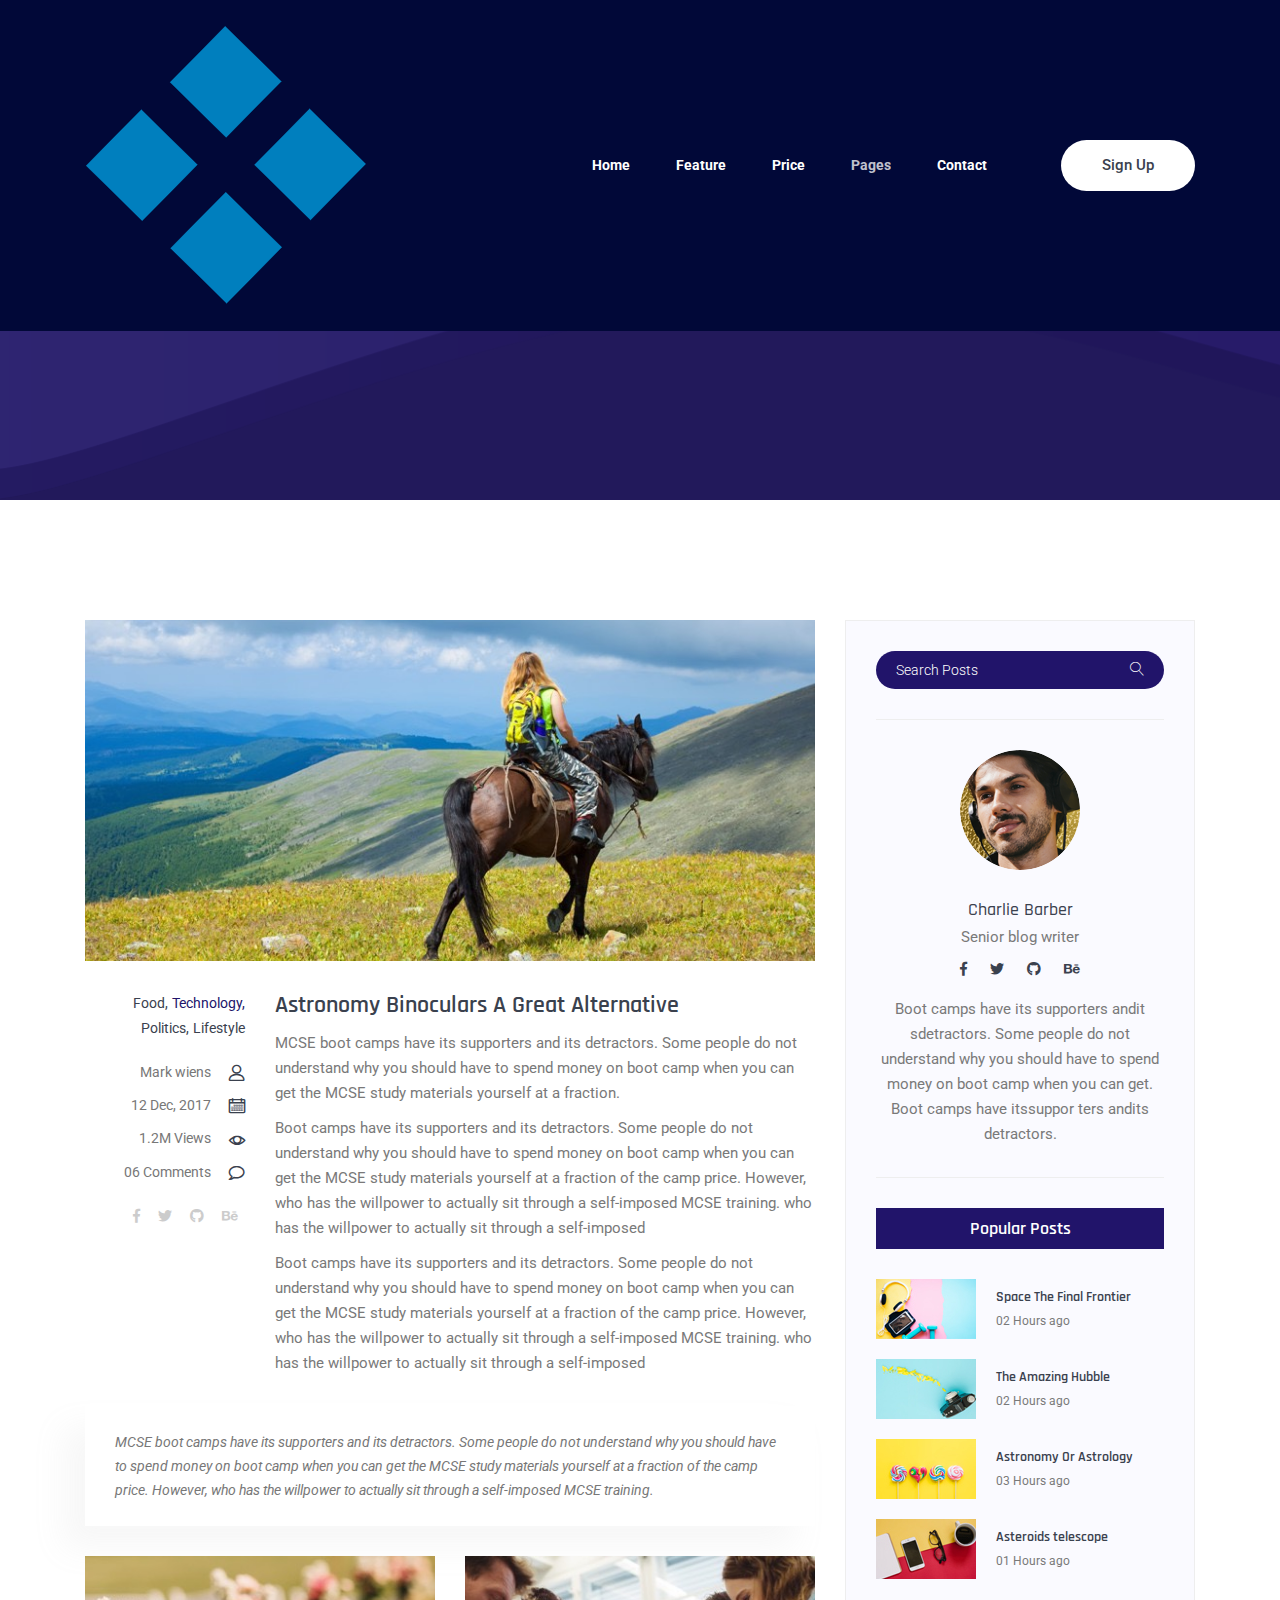
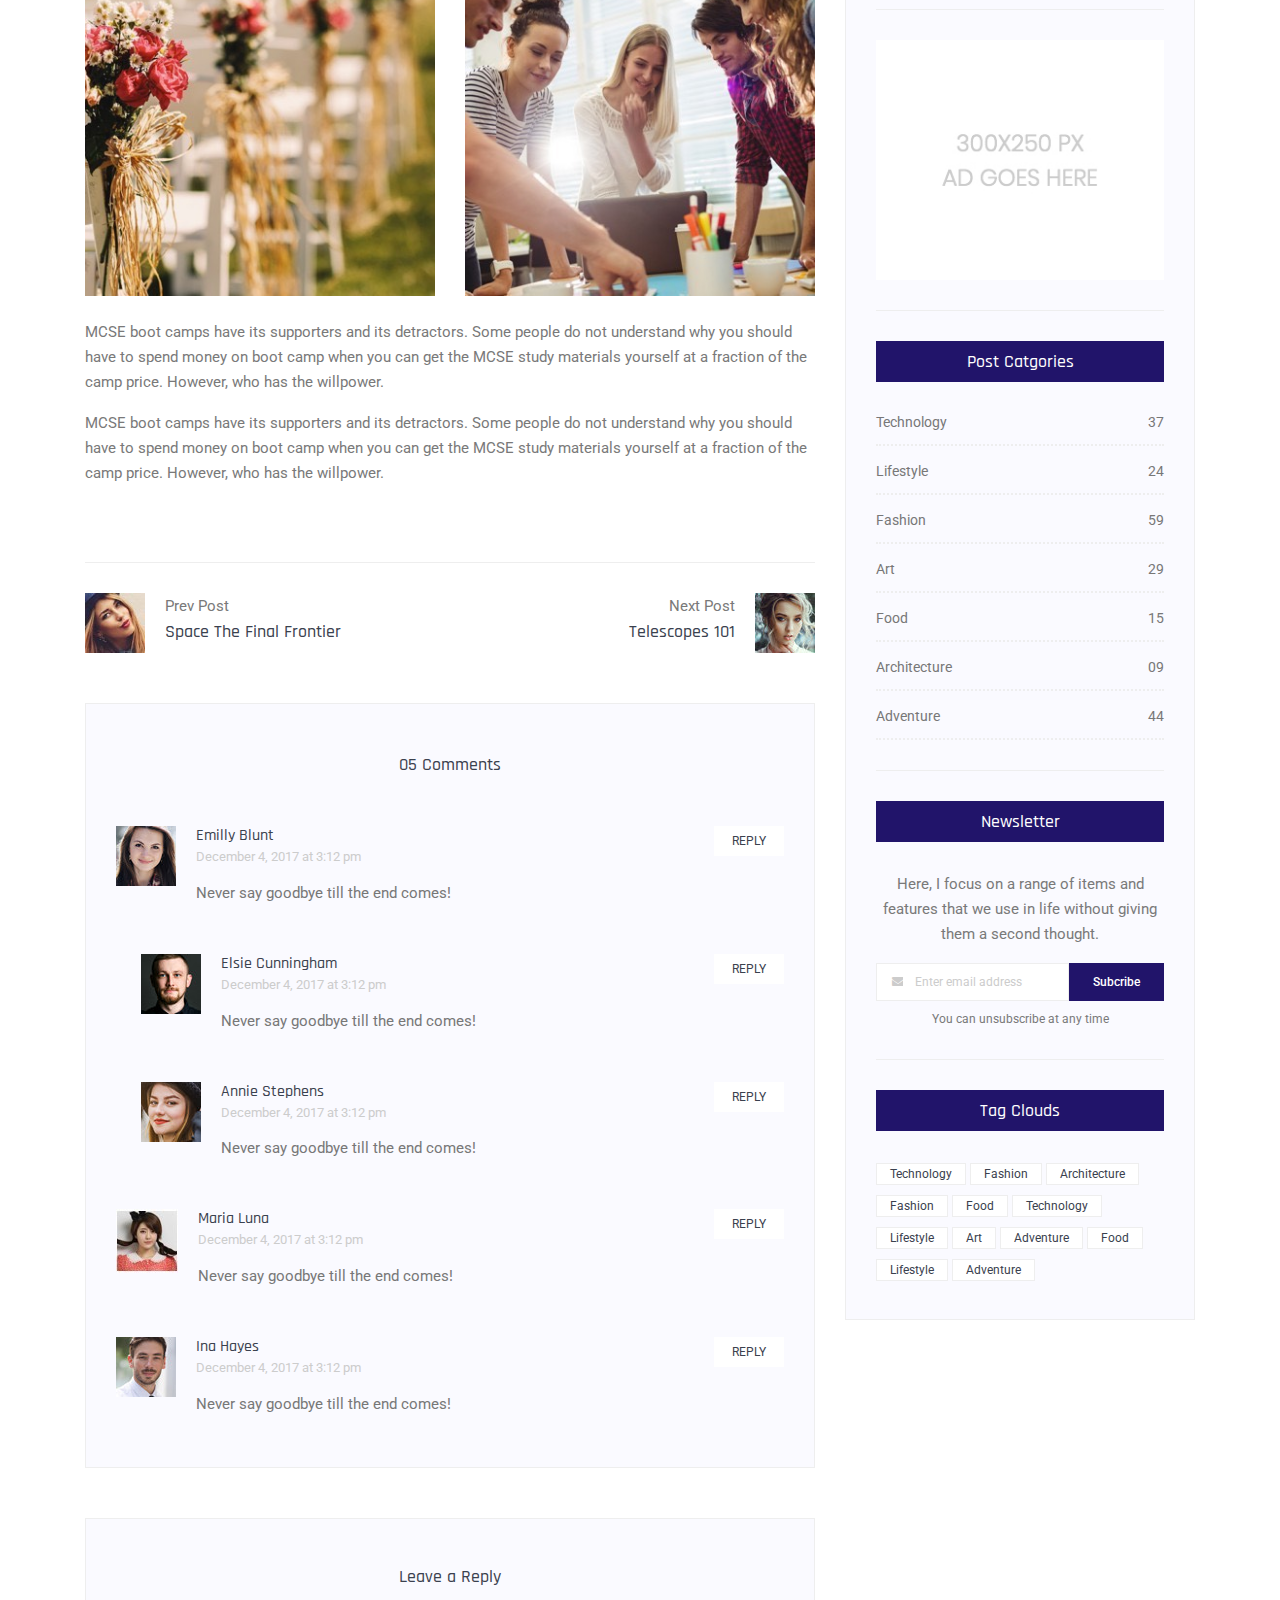
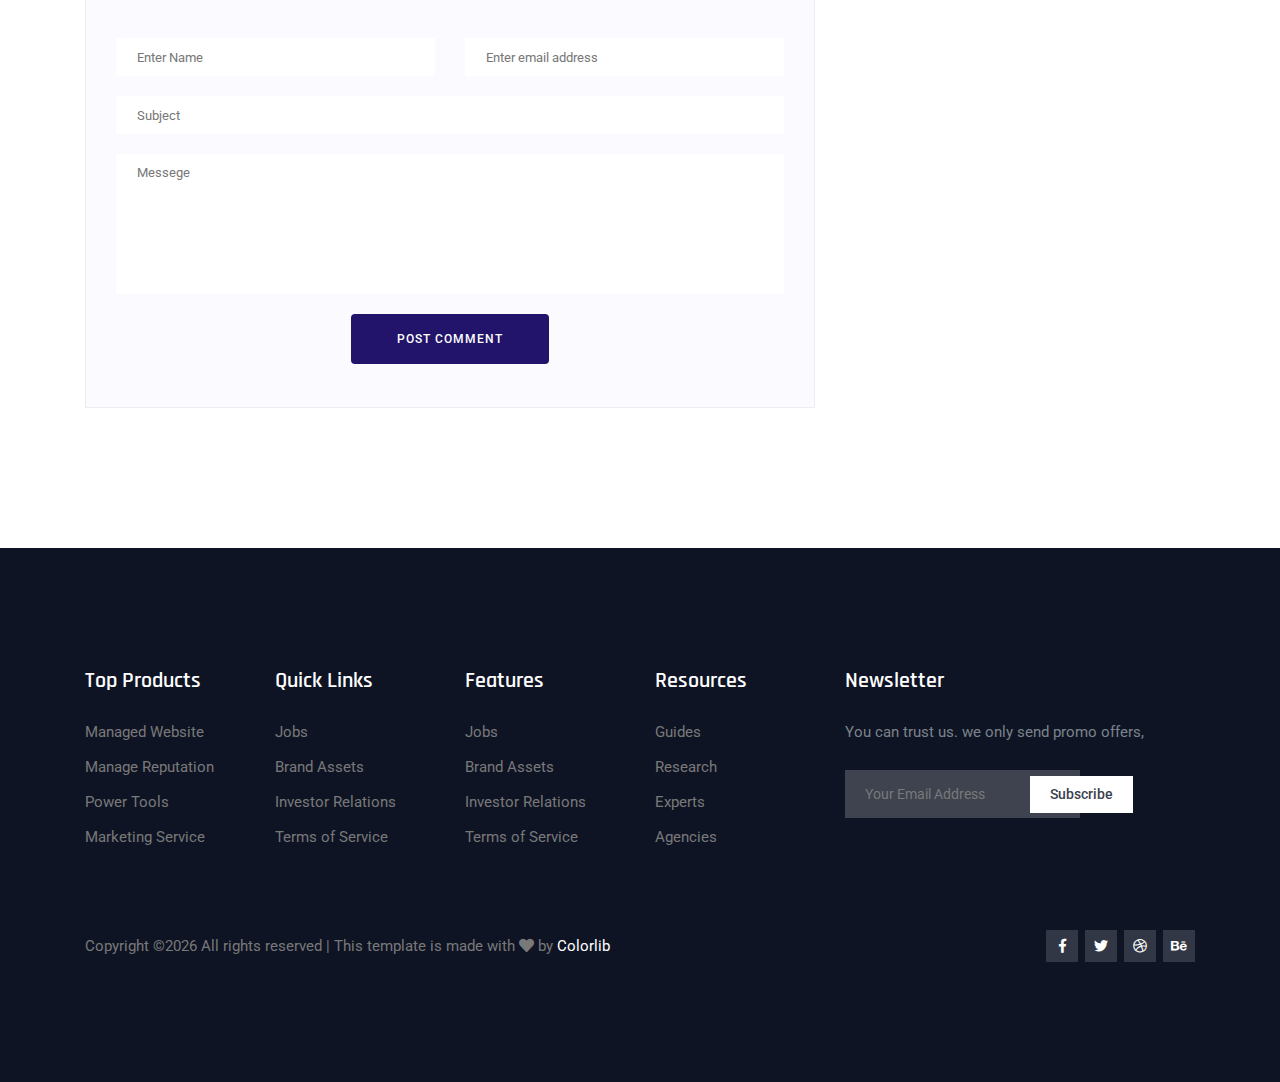
<file: blog-details.html>
<!DOCTYPE html>
<html lang="en">
<head>
  <meta charset="UTF-8">
  <meta name="viewport" content="width=device-width, initial-scale=1.0">
  <meta http-equiv="X-UA-Compatible" content="ie=edge">
  <title>Parason Software - Blog Details</title>
	<link rel="icon" href="img/Fevicon.png" type="image/png">

  <link rel="stylesheet" href="vendors/bootstrap/bootstrap.min.css">
  <link rel="stylesheet" href="vendors/fontawesome/css/all.min.css">
  <link rel="stylesheet" href="vendors/themify-icons/themify-icons.css">
  <link rel="stylesheet" href="vendors/linericon/style.css">
  <link rel="stylesheet" href="vendors/owl-carousel/owl.theme.default.min.css">
  <link rel="stylesheet" href="vendors/owl-carousel/owl.carousel.min.css">

  <link rel="stylesheet" href="css/style.css">
</head>
<body>
  <!--================Header Menu Area =================-->
  <header class="header_area">
    <div class="main_menu">
      <nav class="navbar navbar-expand-lg navbar-light">
        <div class="container box_1620">
          <!-- Brand and toggle get grouped for better mobile display -->
          <a class="navbar-brand logo_h" href="index.html"><img src="img/logo.png" alt=""></a>
          <button class="navbar-toggler" type="button" data-toggle="collapse" data-target="#navbarSupportedContent" aria-controls="navbarSupportedContent" aria-expanded="false" aria-label="Toggle navigation">
            <span class="icon-bar"></span>
            <span class="icon-bar"></span>
            <span class="icon-bar"></span>
          </button>
          <!-- Collect the nav links, forms, and other content for toggling -->
          <div class="collapse navbar-collapse offset" id="navbarSupportedContent">
            <ul class="nav navbar-nav menu_nav justify-content-end">
              <li class="nav-item"><a class="nav-link" href="index.html">Home</a></li> 
              <li class="nav-item"><a class="nav-link" href="feature.html">Feature</a></li> 
              <li class="nav-item"><a class="nav-link" href="pricing.html">Price</a>
              <li class="nav-item active submenu dropdown">
                <a href="#" class="nav-link dropdown-toggle" data-toggle="dropdown" role="button" aria-haspopup="true"
                  aria-expanded="false">Pages</a>
                <ul class="dropdown-menu">
                  <li class="nav-item active"><a class="nav-link" href="blog.html">Blog</a></li>
                  <li class="nav-item"><a class="nav-link" href="blog-details.html">Blog Details</a></li>
                </ul>
							</li>
              <li class="nav-item"><a class="nav-link" href="contact.html">Contact</a></li>
            </ul>

            <ul class="navbar-right">
              <li class="nav-item">
                <button class="button button-header bg">Sign up</button>
              </li>
            </ul>
          </div> 
        </div>
      </nav>
    </div>
  </header>
  <!--================Header Menu Area =================-->

  <!--================ Hero sm Banner start =================-->      
  <section class="hero-banner hero-banner--sm mb-30px">
    <div class="container">
      <div class="hero-banner--sm__content">
        <h1>Blog Details</h1>
        <nav aria-label="breadcrumb" class="banner-breadcrumb">
          <ol class="breadcrumb">
            <li class="breadcrumb-item"><a href="#">Home</a></li>
            <li class="breadcrumb-item active" aria-current="page">Blog Details</li>
          </ol>
        </nav>
      </div>
    </div>
  </section>
  <!--================ Hero sm Banner end =================-->


  <!--================Blog Area =================-->
	<section class="blog_area single-post-area section-margin--medium">
		<div class="container">
			<div class="row">
					<div class="col-lg-8 posts-list">
							<div class="single-post row">
									<div class="col-lg-12">
											<div class="feature-img">
													<img class="img-fluid" src="img/blog/feature-img1.jpg" alt="">
											</div>
									</div>
									<div class="col-lg-3  col-md-3">
											<div class="blog_info text-right">
													<div class="post_tag">
															<a href="#">Food,</a>
															<a class="active" href="#">Technology,</a>
															<a href="#">Politics,</a>
															<a href="#">Lifestyle</a>
													</div>
													<ul class="blog_meta list">
															<li>
																	<a href="#">Mark wiens
																			<i class="lnr lnr-user"></i>
																	</a>
															</li>
															<li>
																	<a href="#">12 Dec, 2017
																			<i class="lnr lnr-calendar-full"></i>
																	</a>
															</li>
															<li>
																	<a href="#">1.2M Views
																			<i class="lnr lnr-eye"></i>
																	</a>
															</li>
															<li>
																	<a href="#">06 Comments
																			<i class="lnr lnr-bubble"></i>
																	</a>
															</li>
													</ul>
													<ul class="social-links">
															<li>
																	<a href="#">
																			<i class="fab fa-facebook-f"></i>
																	</a>
															</li>
															<li>
																	<a href="#">
																		<i class="fab fa-twitter"></i>																				
																	</a>
															</li>
															<li>
																	<a href="#">
																		<i class="fab fa-github"></i>																				
																	</a>
															</li>
															<li>
																	<a href="#">
																		<i class="fab fa-behance"></i>																				
																	</a>
															</li>
													</ul>
											</div>
									</div>
									<div class="col-lg-9 col-md-9 blog_details">
											<h2>Astronomy Binoculars A Great Alternative</h2>
											<p class="excert">
													MCSE boot camps have its supporters and its detractors. Some people do not understand why you should have to spend money
													on boot camp when you can get the MCSE study materials yourself at a fraction.
											</p>
											<p>
													Boot camps have its supporters and its detractors. Some people do not understand why you should have to spend money on boot
													camp when you can get the MCSE study materials yourself at a fraction of the camp price.
													However, who has the willpower to actually sit through a self-imposed MCSE training. who
													has the willpower to actually sit through a self-imposed
											</p>
											<p>
													Boot camps have its supporters and its detractors. Some people do not understand why you should have to spend money on boot
													camp when you can get the MCSE study materials yourself at a fraction of the camp price.
													However, who has the willpower to actually sit through a self-imposed MCSE training. who
													has the willpower to actually sit through a self-imposed
											</p>
									</div>
									<div class="col-lg-12">
											<div class="quotes">
													MCSE boot camps have its supporters and its detractors. Some people do not understand why you should have to spend money
													on boot camp when you can get the MCSE study materials yourself at a fraction of the camp
													price. However, who has the willpower to actually sit through a self-imposed MCSE training.
											</div>
											<div class="row">
													<div class="col-6">
															<img class="img-fluid" src="img/blog/post-img1.jpg" alt="">
													</div>
													<div class="col-6">
															<img class="img-fluid" src="img/blog/post-img2.jpg" alt="">
													</div>
													<div class="col-lg-12 mt-4">
															<p>
																	MCSE boot camps have its supporters and its detractors. Some people do not understand why you should have to spend money
																	on boot camp when you can get the MCSE study materials yourself at a fraction of
																	the camp price. However, who has the willpower.
															</p>
															<p>
																	MCSE boot camps have its supporters and its detractors. Some people do not understand why you should have to spend money
																	on boot camp when you can get the MCSE study materials yourself at a fraction of
																	the camp price. However, who has the willpower.
															</p>
													</div>
											</div>
									</div>
							</div>
							<div class="navigation-area">
									<div class="row">
											<div class="col-lg-6 col-md-6 col-12 nav-left flex-row d-flex justify-content-start align-items-center">
													<div class="thumb">
															<a href="#">
																	<img class="img-fluid" src="img/blog/prev.jpg" alt="">
															</a>
													</div>
													<div class="arrow">
															<a href="#">
																	<span class="lnr text-white lnr-arrow-left"></span>
															</a>
													</div>
													<div class="detials">
															<p>Prev Post</p>
															<a href="#">
																	<h4>Space The Final Frontier</h4>
															</a>
													</div>
											</div>
											<div class="col-lg-6 col-md-6 col-12 nav-right flex-row d-flex justify-content-end align-items-center">
													<div class="detials">
															<p>Next Post</p>
															<a href="#">
																	<h4>Telescopes 101</h4>
															</a>
													</div>
													<div class="arrow">
															<a href="#">
																	<span class="lnr text-white lnr-arrow-right"></span>
															</a>
													</div>
													<div class="thumb">
															<a href="#">
																	<img class="img-fluid" src="img/blog/next.jpg" alt="">
															</a>
													</div>
											</div>
									</div>
							</div>
							<div class="comments-area">
									<h4>05 Comments</h4>
									<div class="comment-list">
											<div class="single-comment justify-content-between d-flex">
													<div class="user justify-content-between d-flex">
															<div class="thumb">
																	<img src="img/blog/c1.jpg" alt="">
															</div>
															<div class="desc">
																	<h5>
																			<a href="#">Emilly Blunt</a>
																	</h5>
																	<p class="date">December 4, 2017 at 3:12 pm </p>
																	<p class="comment">
																			Never say goodbye till the end comes!
																	</p>
															</div>
													</div>
													<div class="reply-btn">
															<a href="#" class="btn-reply text-uppercase">reply</a>
													</div>
											</div>
									</div>
									<div class="comment-list left-padding">
											<div class="single-comment justify-content-between d-flex">
													<div class="user justify-content-between d-flex">
															<div class="thumb">
																	<img src="img/blog/c2.jpg" alt="">
															</div>
															<div class="desc">
																	<h5>
																			<a href="#">Elsie Cunningham</a>
																	</h5>
																	<p class="date">December 4, 2017 at 3:12 pm </p>
																	<p class="comment">
																			Never say goodbye till the end comes!
																	</p>
															</div>
													</div>
													<div class="reply-btn">
															<a href="#" class="btn-reply text-uppercase">reply</a>
													</div>
											</div>
									</div>
									<div class="comment-list left-padding">
											<div class="single-comment justify-content-between d-flex">
													<div class="user justify-content-between d-flex">
															<div class="thumb">
																	<img src="img/blog/c3.jpg" alt="">
															</div>
															<div class="desc">
																	<h5>
																			<a href="#">Annie Stephens</a>
																	</h5>
																	<p class="date">December 4, 2017 at 3:12 pm </p>
																	<p class="comment">
																			Never say goodbye till the end comes!
																	</p>
															</div>
													</div>
													<div class="reply-btn">
															<a href="#" class="btn-reply text-uppercase">reply</a>
													</div>
											</div>
									</div>
									<div class="comment-list">
											<div class="single-comment justify-content-between d-flex">
													<div class="user justify-content-between d-flex">
															<div class="thumb">
																	<img src="img/blog/c4.jpg" alt="">
															</div>
															<div class="desc">
																	<h5>
																			<a href="#">Maria Luna</a>
																	</h5>
																	<p class="date">December 4, 2017 at 3:12 pm </p>
																	<p class="comment">
																			Never say goodbye till the end comes!
																	</p>
															</div>
													</div>
													<div class="reply-btn">
															<a href="#" class="btn-reply text-uppercase">reply</a>
													</div>
											</div>
									</div>
									<div class="comment-list">
											<div class="single-comment justify-content-between d-flex">
													<div class="user justify-content-between d-flex">
															<div class="thumb">
																	<img src="img/blog/c5.jpg" alt="">
															</div>
															<div class="desc">
																	<h5>
																			<a href="#">Ina Hayes</a>
																	</h5>
																	<p class="date">December 4, 2017 at 3:12 pm </p>
																	<p class="comment">
																			Never say goodbye till the end comes!
																	</p>
															</div>
													</div>
													<div class="reply-btn">
															<a href="#" class="btn-reply text-uppercase">reply</a>
													</div>
											</div>
									</div>
							</div>
							<div class="comment-form">
									<h4>Leave a Reply</h4>
									<form>
											<div class="form-inline">
													<div class="form-group col-lg-6 col-md-6 name">
															<input type="text" class="form-control" id="name" placeholder="Enter Name" onfocus="this.placeholder = ''" onblur="this.placeholder = 'Enter Name'">
													</div>
													<div class="form-group col-lg-6 col-md-6 email">
															<input type="email" class="form-control" id="email" placeholder="Enter email address" onfocus="this.placeholder = ''" onblur="this.placeholder = 'Enter email address'">
													</div>
											</div>
											<div class="form-group">
													<input type="text" class="form-control" id="subject" placeholder="Subject" onfocus="this.placeholder = ''" onblur="this.placeholder = 'Subject'">
											</div>
											<div class="form-group">
													<textarea class="form-control mb-10" rows="5" name="message" placeholder="Messege" onfocus="this.placeholder = ''" onblur="this.placeholder = 'Messege'"
															required=""></textarea>
											</div>
											<a href="#" class="button button-postComment">Post Comment</a>
									</form>
							</div>
					</div>
					<div class="col-lg-4">
							<div class="blog_right_sidebar">
									<aside class="single_sidebar_widget search_widget">
											<div class="input-group">
													<input type="text" class="form-control" placeholder="Search Posts">
													<span class="input-group-btn">
															<button class="btn btn-default" type="button">
																	<i class="lnr lnr-magnifier"></i>
															</button>
													</span>
											</div>
											<!-- /input-group -->
											<div class="br"></div>
									</aside>
									<aside class="single_sidebar_widget author_widget">
											<img class="author_img rounded-circle" src="img/blog/author.png" alt="">
											<h4>Charlie Barber</h4>
											<p>Senior blog writer</p>
											<div class="social_icon">
	                  <a href="#">
	                      <i class="fab fa-facebook-f"></i>
	                  </a>
	                  <a href="#">
	                      <i class="fab fa-twitter"></i>
	                  </a>
	                  <a href="#">
	                      <i class="fab fa-github"></i>
	                  </a>
	                  <a href="#">
	                    <i class="fab fa-behance"></i>
	                  </a>
	              </div>
											<p>Boot camps have its supporters andit sdetractors. Some people do not understand why you should
													have to spend money on boot camp when you can get. Boot camps have itssuppor ters andits
													detractors.
											</p>
											<div class="br"></div>
									</aside>
									<aside class="single_sidebar_widget popular_post_widget">
											<h3 class="widget_title">Popular Posts</h3>
											<div class="media post_item">
													<img src="img/blog/popular-post/post1.jpg" alt="post">
													<div class="media-body">
															<a href="blog-details.html">
																	<h3>Space The Final Frontier</h3>
															</a>
															<p>02 Hours ago</p>
													</div>
											</div>
											<div class="media post_item">
													<img src="img/blog/popular-post/post2.jpg" alt="post">
													<div class="media-body">
															<a href="blog-details.html">
																	<h3>The Amazing Hubble</h3>
															</a>
															<p>02 Hours ago</p>
													</div>
											</div>
											<div class="media post_item">
													<img src="img/blog/popular-post/post3.jpg" alt="post">
													<div class="media-body">
															<a href="blog-details.html">
																	<h3>Astronomy Or Astrology</h3>
															</a>
															<p>03 Hours ago</p>
													</div>
											</div>
											<div class="media post_item">
													<img src="img/blog/popular-post/post4.jpg" alt="post">
													<div class="media-body">
															<a href="blog-details.html">
																	<h3>Asteroids telescope</h3>
															</a>
															<p>01 Hours ago</p>
													</div>
											</div>
											<div class="br"></div>
									</aside>
									<aside class="single_sidebar_widget ads_widget">
											<a href="#">
													<img class="img-fluid" src="img/blog/add.jpg" alt="">
											</a>
											<div class="br"></div>
									</aside>
									<aside class="single_sidebar_widget post_category_widget">
											<h4 class="widget_title">Post Catgories</h4>
											<ul class="list cat-list">
													<li>
															<a href="#" class="d-flex justify-content-between">
																	<p>Technology</p>
																	<p>37</p>
															</a>
													</li>
													<li>
															<a href="#" class="d-flex justify-content-between">
																	<p>Lifestyle</p>
																	<p>24</p>
															</a>
													</li>
													<li>
															<a href="#" class="d-flex justify-content-between">
																	<p>Fashion</p>
																	<p>59</p>
															</a>
													</li>
													<li>
															<a href="#" class="d-flex justify-content-between">
																	<p>Art</p>
																	<p>29</p>
															</a>
													</li>
													<li>
															<a href="#" class="d-flex justify-content-between">
																	<p>Food</p>
																	<p>15</p>
															</a>
													</li>
													<li>
															<a href="#" class="d-flex justify-content-between">
																	<p>Architecture</p>
																	<p>09</p>
															</a>
													</li>
													<li>
															<a href="#" class="d-flex justify-content-between">
																	<p>Adventure</p>
																	<p>44</p>
															</a>
													</li>
											</ul>
											<div class="br"></div>
									</aside>
									<aside class="single-sidebar-widget newsletter_widget">
											<h4 class="widget_title">Newsletter</h4>
											<p>
													Here, I focus on a range of items and features that we use in life without giving them a second thought.
											</p>
											<div class="form-group d-flex flex-row">
													<div class="input-group">
															<div class="input-group-prepend">
																	<div class="input-group-text">
																			<i class="fa fa-envelope" aria-hidden="true"></i>
																	</div>
															</div>
															<input type="text" class="form-control" id="inlineFormInputGroup" placeholder="Enter email address" onfocus="this.placeholder = ''"
																	onblur="this.placeholder = 'Enter email'">
													</div>
													<a href="#" class="bbtns">Subcribe</a>
											</div>
											<p class="text-bottom">You can unsubscribe at any time</p>
											<div class="br"></div>
									</aside>
									<aside class="single-sidebar-widget tag_cloud_widget">
											<h4 class="widget_title">Tag Clouds</h4>
											<ul class="list">
													<li>
															<a href="#">Technology</a>
													</li>
													<li>
															<a href="#">Fashion</a>
													</li>
													<li>
															<a href="#">Architecture</a>
													</li>
													<li>
															<a href="#">Fashion</a>
													</li>
													<li>
															<a href="#">Food</a>
													</li>
													<li>
															<a href="#">Technology</a>
													</li>
													<li>
															<a href="#">Lifestyle</a>
													</li>
													<li>
															<a href="#">Art</a>
													</li>
													<li>
															<a href="#">Adventure</a>
													</li>
													<li>
															<a href="#">Food</a>
													</li>
													<li>
															<a href="#">Lifestyle</a>
													</li>
													<li>
															<a href="#">Adventure</a>
													</li>
											</ul>
									</aside>
							</div>
					</div>
			</div>
		</div>
	</section>
	<!--================Blog Area =================-->






  <!-- ================ start footer Area ================= -->
  <footer class="footer-area section-gap">
		<div class="container">
			<div class="row">
				<div class="col-xl-2 col-sm-6 mb-4 mb-xl-0 single-footer-widget">
					<h4>Top Products</h4>
					<ul>
						<li><a href="#">Managed Website</a></li>
						<li><a href="#">Manage Reputation</a></li>
						<li><a href="#">Power Tools</a></li>
						<li><a href="#">Marketing Service</a></li>
					</ul>
				</div>
				<div class="col-xl-2 col-sm-6 mb-4 mb-xl-0 single-footer-widget">
					<h4>Quick Links</h4>
					<ul>
						<li><a href="#">Jobs</a></li>
						<li><a href="#">Brand Assets</a></li>
						<li><a href="#">Investor Relations</a></li>
						<li><a href="#">Terms of Service</a></li>
					</ul>
				</div>
				<div class="col-xl-2 col-sm-6 mb-4 mb-xl-0 single-footer-widget">
					<h4>Features</h4>
					<ul>
						<li><a href="#">Jobs</a></li>
						<li><a href="#">Brand Assets</a></li>
						<li><a href="#">Investor Relations</a></li>
						<li><a href="#">Terms of Service</a></li>
					</ul>
				</div>
				<div class="col-xl-2 col-sm-6 mb-4 mb-xl-0 single-footer-widget">
					<h4>Resources</h4>
					<ul>
						<li><a href="#">Guides</a></li>
						<li><a href="#">Research</a></li>
						<li><a href="#">Experts</a></li>
						<li><a href="#">Agencies</a></li>
					</ul>
				</div>
				<div class="col-xl-4 col-md-8 mb-4 mb-xl-0 single-footer-widget">
					<h4>Newsletter</h4>
					<p>You can trust us. we only send promo offers,</p>
					<div class="form-wrap" id="mc_embed_signup">
						<form target="_blank" action="https://spondonit.us12.list-manage.com/subscribe/post?u=1462626880ade1ac87bd9c93a&amp;id=92a4423d01"
						 method="get" class="form-inline">
							<input class="form-control" name="EMAIL" placeholder="Your Email Address" onfocus="this.placeholder = ''" onblur="this.placeholder = 'Your Email Address '"
							 required="" type="email">
							<button class="click-btn btn btn-default">subscribe</button>
							<div style="position: absolute; left: -5000px;">
								<input name="b_36c4fd991d266f23781ded980_aefe40901a" tabindex="-1" value="" type="text">
							</div>

							<div class="info"></div>
						</form>
					</div>
				</div>
			</div>
			<div class="footer-bottom row align-items-center text-center text-lg-left">
				<p class="footer-text m-0 col-lg-8 col-md-12"><!-- Link back to Colorlib can't be removed. Template is licensed under CC BY 3.0. -->
Copyright &copy;<script>document.write(new Date().getFullYear());</script> All rights reserved | This template is made with <i class="fa fa-heart" aria-hidden="true"></i> by <a href="https://colorlib.com" target="_blank">Colorlib</a>
<!-- Link back to Colorlib can't be removed. Template is licensed under CC BY 3.0. --></p>
				<div class="col-lg-4 col-md-12 text-center text-lg-right footer-social">
					<a href="#"><i class="fab fa-facebook-f"></i></a>
					<a href="#"><i class="fab fa-twitter"></i></a>
					<a href="#"><i class="fab fa-dribbble"></i></a>
					<a href="#"><i class="fab fa-behance"></i></a>
				</div>
			</div>
		</div>
	</footer>
  <!-- ================ End footer Area ================= -->

  <script src="vendors/jquery/jquery-3.2.1.min.js"></script>
  <script src="vendors/bootstrap/bootstrap.bundle.min.js"></script>
  <script src="vendors/owl-carousel/owl.carousel.min.js"></script>
  <script src="js/jquery.ajaxchimp.min.js"></script>
  <script src="js/mail-script.js"></script>
  <script src="js/main.js"></script>
</body>
</html>
</file>
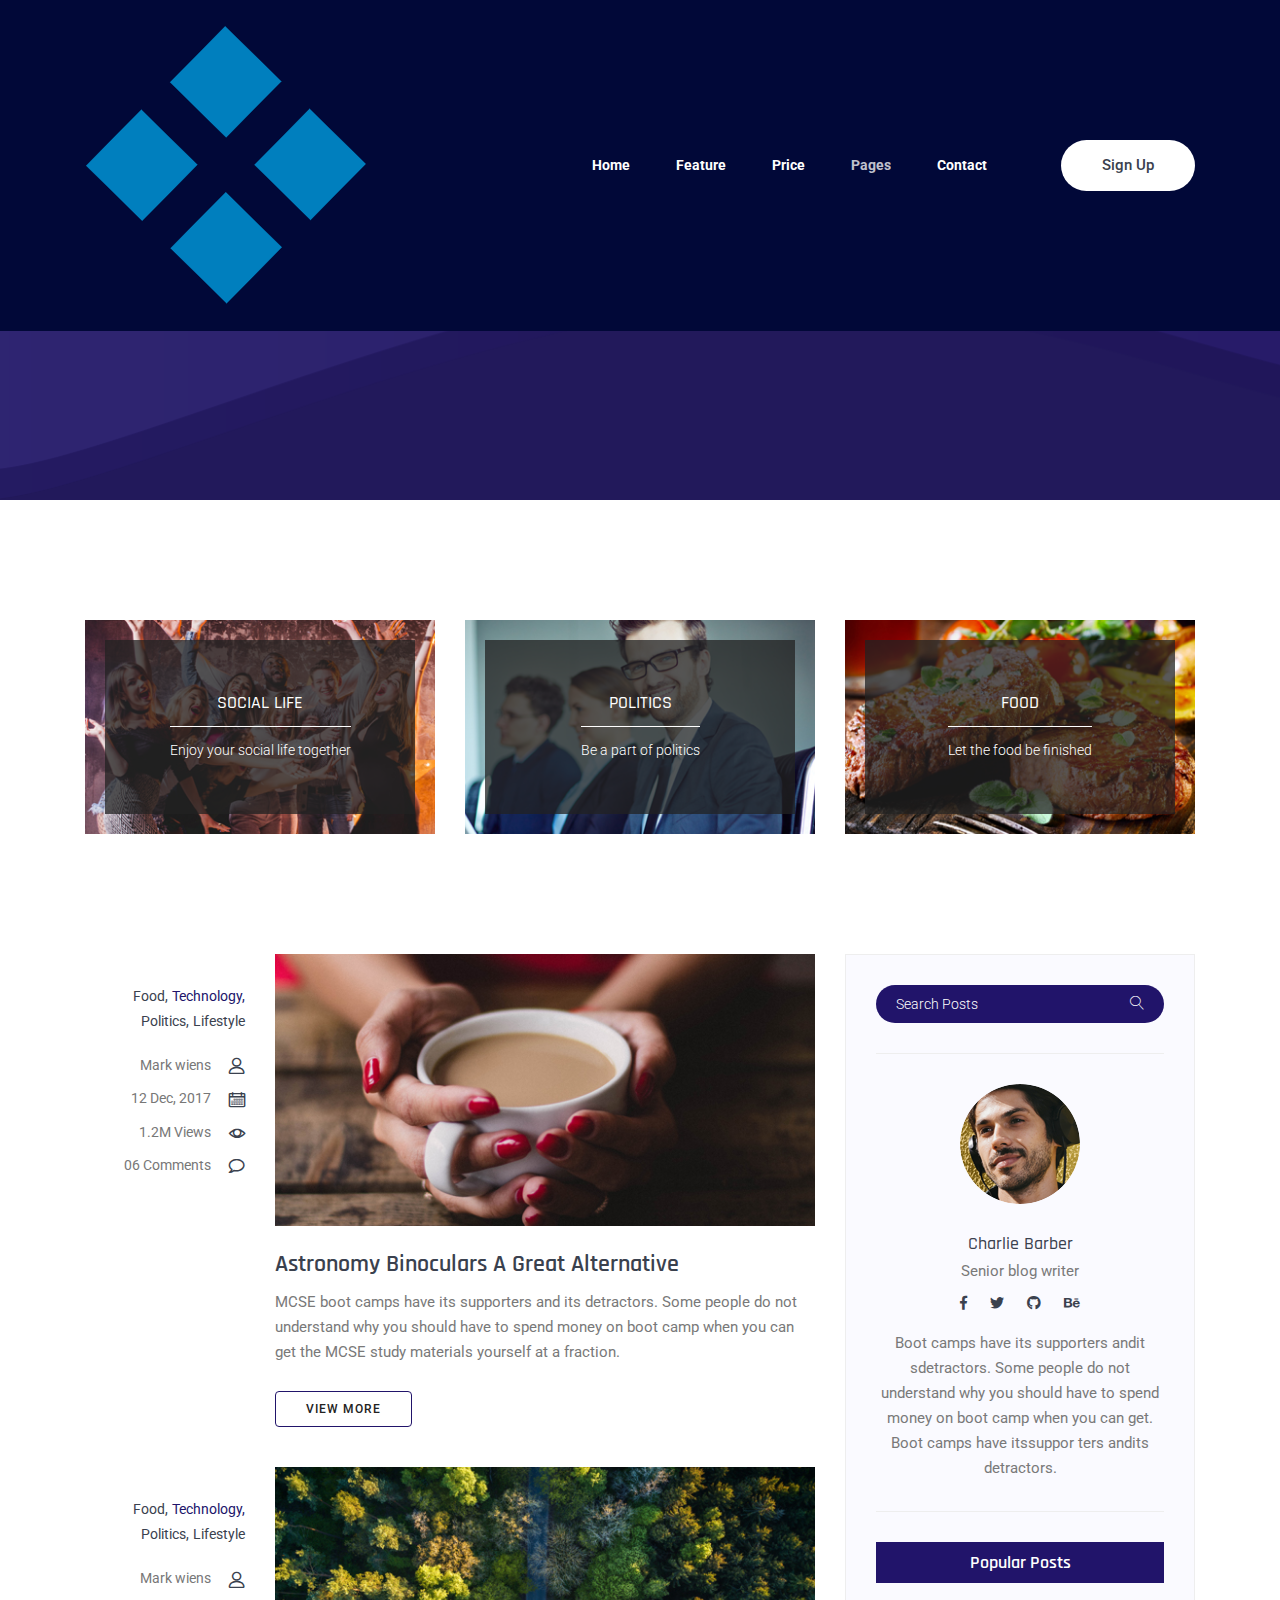
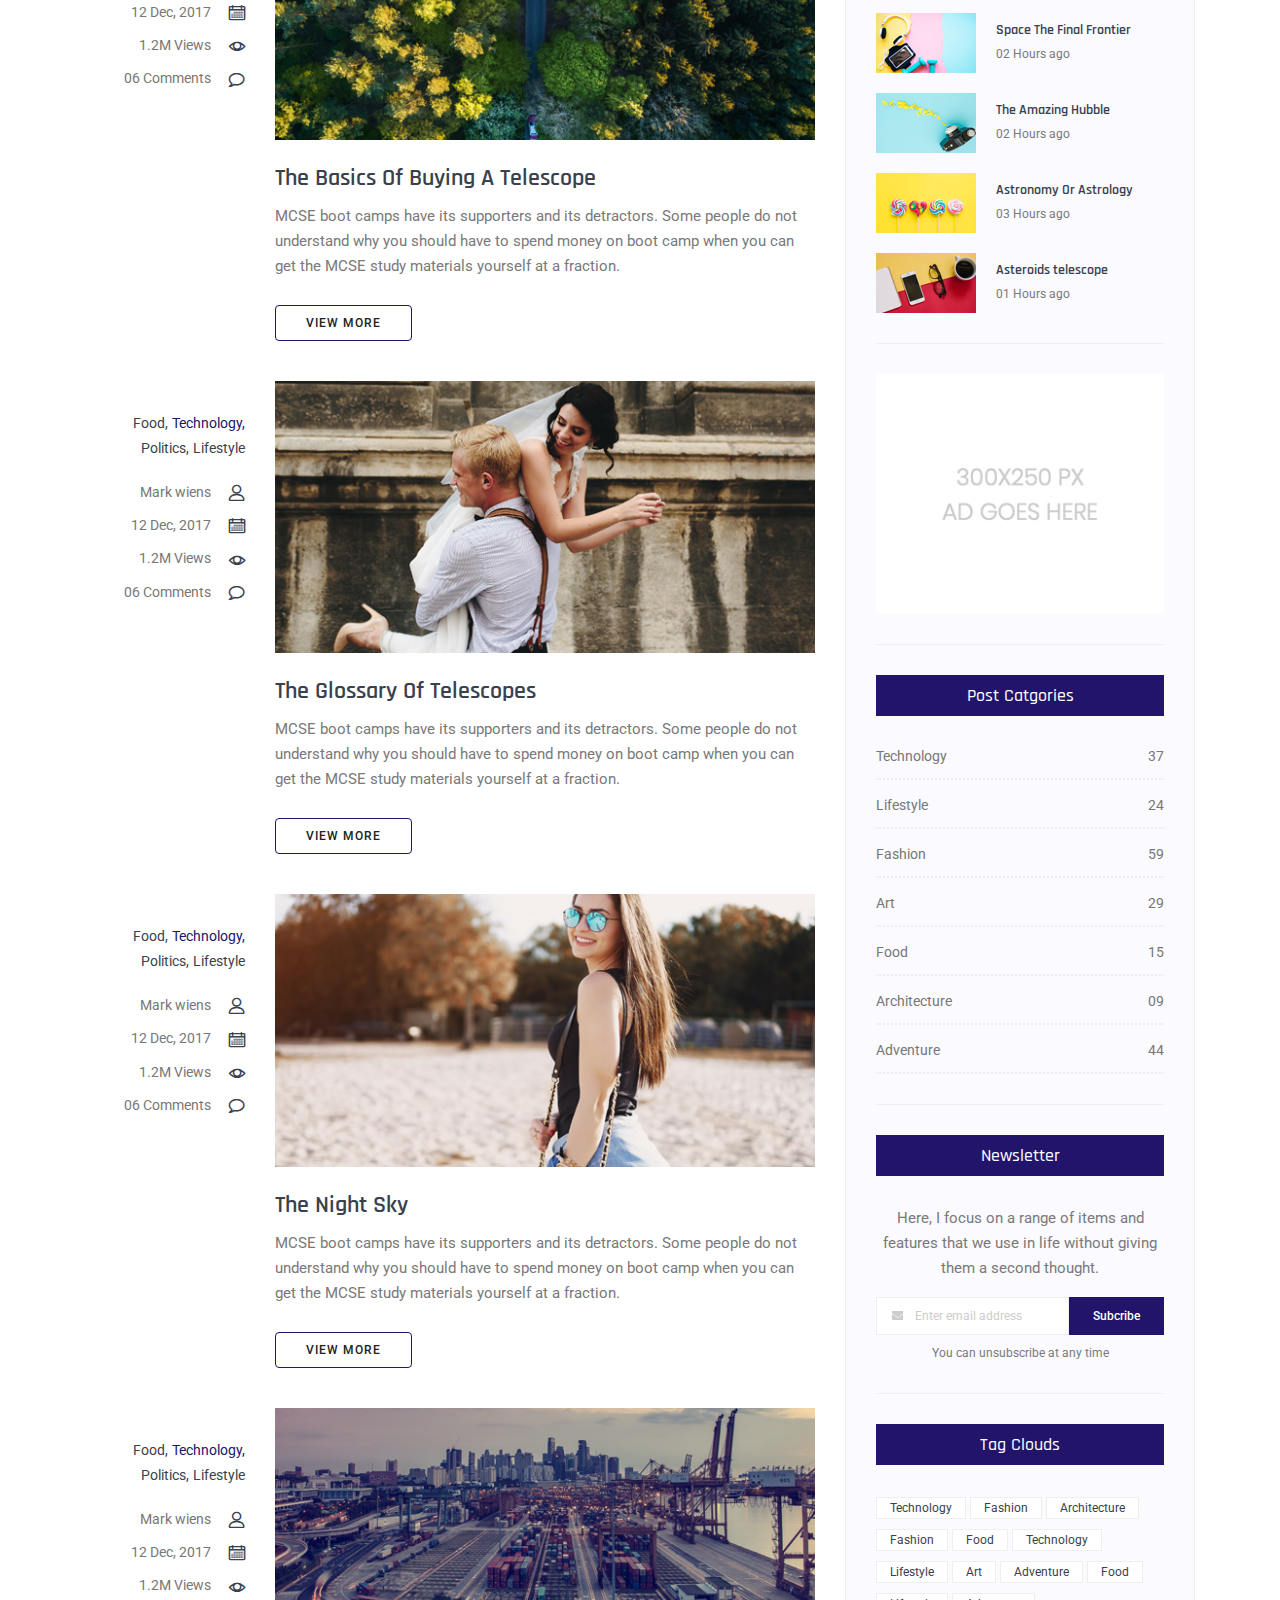
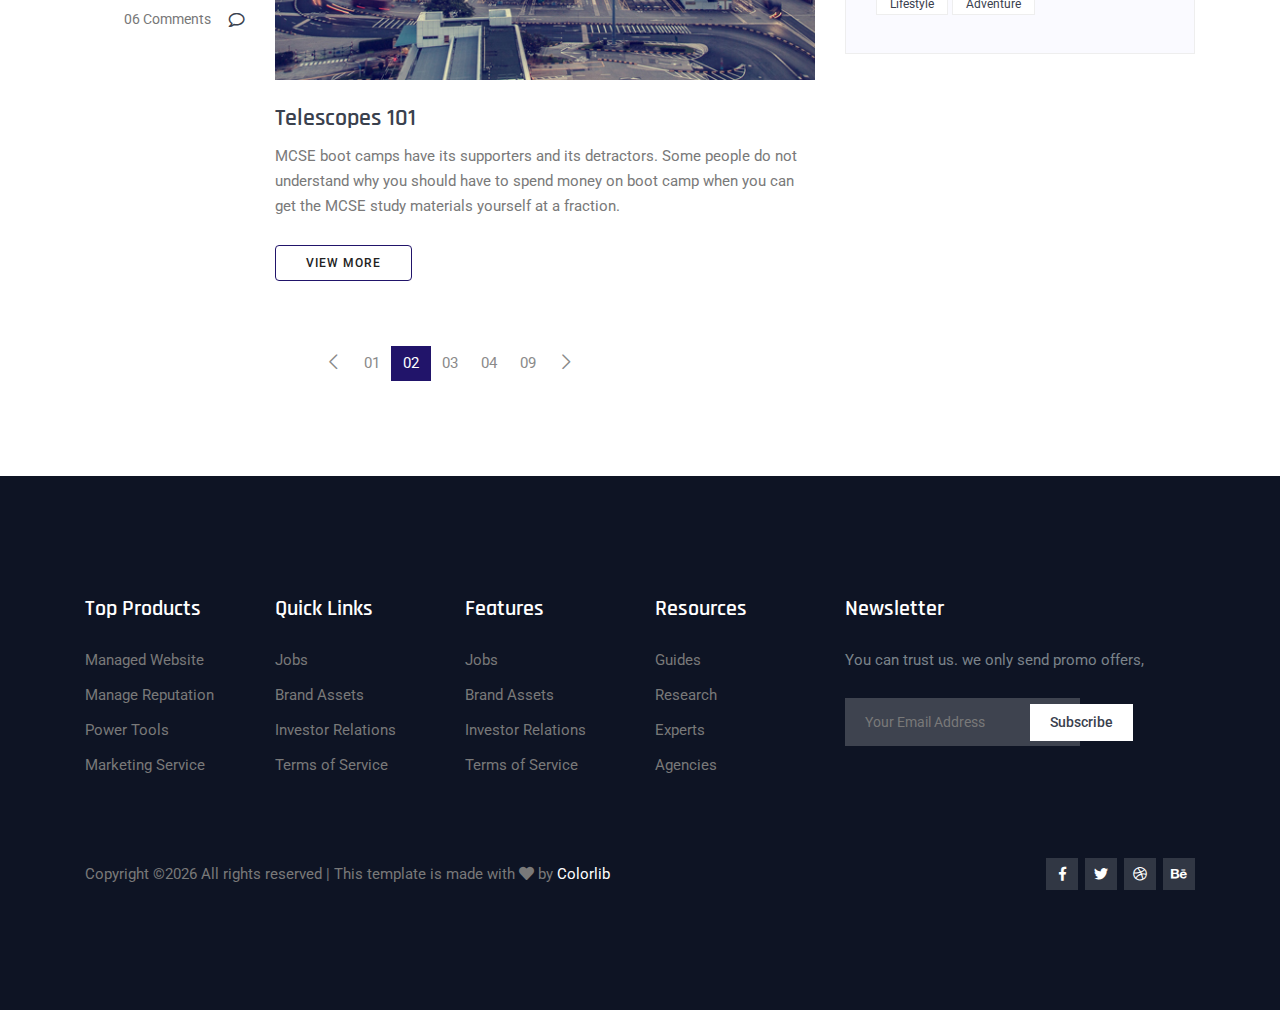
<file: blog.html>
<!DOCTYPE html>
<html lang="en">
<head>
  <meta charset="UTF-8">
  <meta name="viewport" content="width=device-width, initial-scale=1.0">
  <meta http-equiv="X-UA-Compatible" content="ie=edge">
  <title>Parason Software - Blog</title>
	<link rel="icon" href="img/Fevicon.png" type="image/png">

  <link rel="stylesheet" href="vendors/bootstrap/bootstrap.min.css">
  <link rel="stylesheet" href="vendors/fontawesome/css/all.min.css">
  <link rel="stylesheet" href="vendors/themify-icons/themify-icons.css">
  <link rel="stylesheet" href="vendors/linericon/style.css">
  <link rel="stylesheet" href="vendors/owl-carousel/owl.theme.default.min.css">
  <link rel="stylesheet" href="vendors/owl-carousel/owl.carousel.min.css">

  <link rel="stylesheet" href="css/style.css">
</head>
<body>
  <!--================Header Menu Area =================-->
  <header class="header_area">
    <div class="main_menu">
      <nav class="navbar navbar-expand-lg navbar-light">
        <div class="container box_1620">
          <!-- Brand and toggle get grouped for better mobile display -->
          <a class="navbar-brand logo_h" href="index.html"><img src="img/logo.png" alt=""></a>
          <button class="navbar-toggler" type="button" data-toggle="collapse" data-target="#navbarSupportedContent" aria-controls="navbarSupportedContent" aria-expanded="false" aria-label="Toggle navigation">
            <span class="icon-bar"></span>
            <span class="icon-bar"></span>
            <span class="icon-bar"></span>
          </button>
          <!-- Collect the nav links, forms, and other content for toggling -->
          <div class="collapse navbar-collapse offset" id="navbarSupportedContent">
            <ul class="nav navbar-nav menu_nav justify-content-end">
              <li class="nav-item"><a class="nav-link" href="index.html">Home</a></li> 
              <li class="nav-item"><a class="nav-link" href="feature.html">Feature</a></li> 
              <li class="nav-item"><a class="nav-link" href="pricing.html">Price</a>
              <li class="nav-item active submenu dropdown">
                <a href="#" class="nav-link dropdown-toggle" data-toggle="dropdown" role="button" aria-haspopup="true"
                  aria-expanded="false">Pages</a>
                <ul class="dropdown-menu">
                  <li class="nav-item active"><a class="nav-link" href="blog.html">Blog</a></li>
                  <li class="nav-item"><a class="nav-link" href="blog-details.html">Blog Details</a></li>
                </ul>
							</li>
              <li class="nav-item"><a class="nav-link" href="contact.html">Contact</a></li>
            </ul>

            <ul class="navbar-right">
              <li class="nav-item">
                <button class="button button-header bg">Sign up</button>
              </li>
            </ul>
          </div> 
        </div>
      </nav>
    </div>
  </header>
  <!--================Header Menu Area =================-->

  <!--================ Hero sm Banner start =================-->      
  <section class="hero-banner hero-banner--sm mb-30px">
    <div class="container">
      <div class="hero-banner--sm__content">
        <h1>Our Blog</h1>
        <nav aria-label="breadcrumb" class="banner-breadcrumb">
          <ol class="breadcrumb">
            <li class="breadcrumb-item"><a href="#">Home</a></li>
            <li class="breadcrumb-item active" aria-current="page">Blog</li>
          </ol>
        </nav>
      </div>
    </div>
  </section>
  <!--================ Hero sm Banner end =================-->


  <!--================Blog Categorie Area =================-->
  <section class="blog_categorie_area">
    <div class="container">
      <div class="row">
        <div class="col-sm-6 col-lg-4 mb-4 mb-lg-0">
            <div class="categories_post">
                <img class="card-img rounded-0" src="img/blog/cat-post/cat-post-3.jpg" alt="post">
                <div class="categories_details">
                    <div class="categories_text">
                        <a href="single-blog.html">
                            <h5>Social Life</h5>
                        </a>
                        <div class="border_line"></div>
                        <p>Enjoy your social life together</p>
                    </div>
                </div>
            </div>
        </div>
        <div class="col-sm-6 col-lg-4 mb-4 mb-lg-0">
          <div class="categories_post">
            <img class="card-img rounded-0" src="img/blog/cat-post/cat-post-2.jpg" alt="post">
            <div class="categories_details">
              <div class="categories_text">
                <a href="single-blog.html">
                    <h5>Politics</h5>
                </a>
                <div class="border_line"></div>
                <p>Be a part of politics</p>
              </div>
            </div>
          </div>
        </div>
        <div class="col-sm-6 col-lg-4 mb-4 mb-lg-0">
            <div class="categories_post">
                <img class="card-img rounded-0" src="img/blog/cat-post/cat-post-1.jpg" alt="post">
                <div class="categories_details">
                    <div class="categories_text">
                        <a href="single-blog.html">
                            <h5>Food</h5>
                        </a>
                        <div class="border_line"></div>
                        <p>Let the food be finished</p>
                    </div>
                </div>
            </div>
        </div>
      </div>
    </div>
  </section>
  <!--================Blog Categorie Area =================-->

  <!--================Blog Area =================-->
  <section class="blog_area">
      <div class="container">
          <div class="row">
              <div class="col-lg-8">
                  <div class="blog_left_sidebar">
                      <article class="row blog_item">
                          <div class="col-md-3">
                              <div class="blog_info text-right">
                                  <div class="post_tag">
                                      <a href="#">Food,</a>
                                      <a class="active" href="#">Technology,</a>
                                      <a href="#">Politics,</a>
                                      <a href="#">Lifestyle</a>
                                  </div>
                                  <ul class="blog_meta list">
                                      <li>
                                          <a href="#">Mark wiens
                                              <i class="lnr lnr-user"></i>
                                          </a>
                                      </li>
                                      <li>
                                          <a href="#">12 Dec, 2017
                                              <i class="lnr lnr-calendar-full"></i>
                                          </a>
                                      </li>
                                      <li>
                                          <a href="#">1.2M Views
                                              <i class="lnr lnr-eye"></i>
                                          </a>
                                      </li>
                                      <li>
                                          <a href="#">06 Comments
                                              <i class="lnr lnr-bubble"></i>
                                          </a>
                                      </li>
                                  </ul>
                              </div>
                          </div>
                          <div class="col-md-9">
                              <div class="blog_post">
                                  <img src="img/blog/main-blog/m-blog-1.jpg" alt="">
                                  <div class="blog_details">
                                      <a href="single-blog.html">
                                          <h2>Astronomy Binoculars A Great Alternative</h2>
                                      </a>
                                      <p>MCSE boot camps have its supporters and its detractors. Some people do not understand
                                          why you should have to spend money on boot camp when you can get the MCSE study
                                          materials yourself at a fraction.</p>
                                      <a class="button button-blog" href="single-blog.html">View More</a>
                                  </div>
                              </div>
                          </div>
                      </article>
                      <article class="row blog_item">
                          <div class="col-md-3">
                              <div class="blog_info text-right">
                                  <div class="post_tag">
                                      <a href="#">Food,</a>
                                      <a class="active" href="#">Technology,</a>
                                      <a href="#">Politics,</a>
                                      <a href="#">Lifestyle</a>
                                  </div>
                                  <ul class="blog_meta list">
                                      <li>
                                          <a href="#">Mark wiens
                                              <i class="lnr lnr-user"></i>
                                          </a>
                                      </li>
                                      <li>
                                          <a href="#">12 Dec, 2017
                                              <i class="lnr lnr-calendar-full"></i>
                                          </a>
                                      </li>
                                      <li>
                                          <a href="#">1.2M Views
                                              <i class="lnr lnr-eye"></i>
                                          </a>
                                      </li>
                                      <li>
                                          <a href="#">06 Comments
                                              <i class="lnr lnr-bubble"></i>
                                          </a>
                                      </li>
                                  </ul>
                              </div>
                          </div>
                          <div class="col-md-9">
                              <div class="blog_post">
                                  <img src="img/blog/main-blog/m-blog-2.jpg" alt="">
                                  <div class="blog_details">
                                      <a href="single-blog.html">
                                          <h2>The Basics Of Buying A Telescope</h2>
                                      </a>
                                      <p>MCSE boot camps have its supporters and its detractors. Some people do not understand
                                          why you should have to spend money on boot camp when you can get the MCSE study
                                          materials yourself at a fraction.</p>
                                      <a href="single-blog.html" class="button button-blog">View More</a>
                                  </div>
                              </div>
                          </div>
                      </article>
                      <article class="row blog_item">
                          <div class="col-md-3">
                              <div class="blog_info text-right">
                                  <div class="post_tag">
                                      <a href="#">Food,</a>
                                      <a class="active" href="#">Technology,</a>
                                      <a href="#">Politics,</a>
                                      <a href="#">Lifestyle</a>
                                  </div>
                                  <ul class="blog_meta list">
                                      <li>
                                          <a href="#">Mark wiens
                                              <i class="lnr lnr-user"></i>
                                          </a>
                                      </li>
                                      <li>
                                          <a href="#">12 Dec, 2017
                                              <i class="lnr lnr-calendar-full"></i>
                                          </a>
                                      </li>
                                      <li>
                                          <a href="#">1.2M Views
                                              <i class="lnr lnr-eye"></i>
                                          </a>
                                      </li>
                                      <li>
                                          <a href="#">06 Comments
                                              <i class="lnr lnr-bubble"></i>
                                          </a>
                                      </li>
                                  </ul>
                              </div>
                          </div>
                          <div class="col-md-9">
                              <div class="blog_post">
                                  <img src="img/blog/main-blog/m-blog-3.jpg" alt="">
                                  <div class="blog_details">
                                      <a href="single-blog.html">
                                          <h2>The Glossary Of Telescopes</h2>
                                      </a>
                                      <p>MCSE boot camps have its supporters and its detractors. Some people do not understand
                                          why you should have to spend money on boot camp when you can get the MCSE study
                                          materials yourself at a fraction.</p>
                                      <a href="single-blog.html" class="button button-blog">View More</a>
                                  </div>
                              </div>
                          </div>
                      </article>
                      <article class="row blog_item">
                          <div class="col-md-3">
                              <div class="blog_info text-right">
                                  <div class="post_tag">
                                      <a href="#">Food,</a>
                                      <a class="active" href="#">Technology,</a>
                                      <a href="#">Politics,</a>
                                      <a href="#">Lifestyle</a>
                                  </div>
                                  <ul class="blog_meta list">
                                      <li>
                                          <a href="#">Mark wiens
                                              <i class="lnr lnr-user"></i>
                                          </a>
                                      </li>
                                      <li>
                                          <a href="#">12 Dec, 2017
                                              <i class="lnr lnr-calendar-full"></i>
                                          </a>
                                      </li>
                                      <li>
                                          <a href="#">1.2M Views
                                              <i class="lnr lnr-eye"></i>
                                          </a>
                                      </li>
                                      <li>
                                          <a href="#">06 Comments
                                              <i class="lnr lnr-bubble"></i>
                                          </a>
                                      </li>
                                  </ul>
                              </div>
                          </div>
                          <div class="col-md-9">
                              <div class="blog_post">
                                  <img src="img/blog/main-blog/m-blog-4.jpg" alt="">
                                  <div class="blog_details">
                                      <a href="single-blog.html">
                                          <h2>The Night Sky</h2>
                                      </a>
                                      <p>MCSE boot camps have its supporters and its detractors. Some people do not understand
                                          why you should have to spend money on boot camp when you can get the MCSE study
                                          materials yourself at a fraction.</p>
                                      <a href="single-blog.html" class="button button-blog">View More</a>
                                  </div>
                              </div>
                          </div>
                      </article>
                      <article class="row blog_item">
                          <div class="col-md-3">
                              <div class="blog_info text-right">
                                  <div class="post_tag">
                                      <a href="#">Food,</a>
                                      <a class="active" href="#">Technology,</a>
                                      <a href="#">Politics,</a>
                                      <a href="#">Lifestyle</a>
                                  </div>
                                  <ul class="blog_meta list">
                                      <li>
                                          <a href="#">Mark wiens
                                              <i class="lnr lnr-user"></i>
                                          </a>
                                      </li>
                                      <li>
                                          <a href="#">12 Dec, 2017
                                              <i class="lnr lnr-calendar-full"></i>
                                          </a>
                                      </li>
                                      <li>
                                          <a href="#">1.2M Views
                                              <i class="lnr lnr-eye"></i>
                                          </a>
                                      </li>
                                      <li>
                                          <a href="#">06 Comments
                                              <i class="lnr lnr-bubble"></i>
                                          </a>
                                      </li>
                                  </ul>
                              </div>
                          </div>
                          <div class="col-md-9">
                              <div class="blog_post">
                                  <img src="img/blog/main-blog/m-blog-5.jpg" alt="">
                                  <div class="blog_details">
                                      <a href="single-blog.html">
                                          <h2>Telescopes 101</h2>
                                      </a>
                                      <p>MCSE boot camps have its supporters and its detractors. Some people do not understand
                                          why you should have to spend money on boot camp when you can get the MCSE study
                                          materials yourself at a fraction.</p>
                                      <a href="single-blog.html" class="button button-blog">View More</a>
                                  </div>
                              </div>
                          </div>
                      </article>
                      <nav class="blog-pagination justify-content-center d-flex">
                          <ul class="pagination">
                              <li class="page-item">
                                  <a href="#" class="page-link" aria-label="Previous">
                                      <span aria-hidden="true">
                                          <span class="lnr lnr-chevron-left"></span>
                                      </span>
                                  </a>
                              </li>
                              <li class="page-item">
                                  <a href="#" class="page-link">01</a>
                              </li>
                              <li class="page-item active">
                                  <a href="#" class="page-link">02</a>
                              </li>
                              <li class="page-item">
                                  <a href="#" class="page-link">03</a>
                              </li>
                              <li class="page-item">
                                  <a href="#" class="page-link">04</a>
                              </li>
                              <li class="page-item">
                                  <a href="#" class="page-link">09</a>
                              </li>
                              <li class="page-item">
                                  <a href="#" class="page-link" aria-label="Next">
                                      <span aria-hidden="true">
                                          <span class="lnr lnr-chevron-right"></span>
                                      </span>
                                  </a>
                              </li>
                          </ul>
                      </nav>
                  </div>
              </div>
              <div class="col-lg-4">
                  <div class="blog_right_sidebar">
                      <aside class="single_sidebar_widget search_widget">
                          <div class="input-group">
                              <input type="text" class="form-control" placeholder="Search Posts">
                              <span class="input-group-btn">
                                  <button class="btn btn-default" type="button">
                                      <i class="lnr lnr-magnifier"></i>
                                  </button>
                              </span>
                          </div>
                          <!-- /input-group -->
                          <div class="br"></div>
                      </aside>
                      <aside class="single_sidebar_widget author_widget">
                          <img class="author_img rounded-circle" src="img/blog/author.png" alt="">
                          <h4>Charlie Barber</h4>
                          <p>Senior blog writer</p>
                          <div class="social_icon">
                              <a href="#">
                                  <i class="fab fa-facebook-f"></i>
                              </a>
                              <a href="#">
                                  <i class="fab fa-twitter"></i>
                              </a>
                              <a href="#">
                                  <i class="fab fa-github"></i>
                              </a>
                              <a href="#">
                                <i class="fab fa-behance"></i>
                              </a>
                          </div>
                          <p>Boot camps have its supporters andit sdetractors. Some people do not understand why you should
                              have to spend money on boot camp when you can get. Boot camps have itssuppor ters andits
                              detractors.
                          </p>
                          <div class="br"></div>
                      </aside>
                      <aside class="single_sidebar_widget popular_post_widget">
                          <h3 class="widget_title">Popular Posts</h3>
                          <div class="media post_item">
                              <img src="img/blog/popular-post/post1.jpg" alt="post">
                              <div class="media-body">
                                  <a href="single-blog.html">
                                      <h3>Space The Final Frontier</h3>
                                  </a>
                                  <p>02 Hours ago</p>
                              </div>
                          </div>
                          <div class="media post_item">
                              <img src="img/blog/popular-post/post2.jpg" alt="post">
                              <div class="media-body">
                                  <a href="single-blog.html">
                                      <h3>The Amazing Hubble</h3>
                                  </a>
                                  <p>02 Hours ago</p>
                              </div>
                          </div>
                          <div class="media post_item">
                              <img src="img/blog/popular-post/post3.jpg" alt="post">
                              <div class="media-body">
                                  <a href="single-blog.html">
                                      <h3>Astronomy Or Astrology</h3>
                                  </a>
                                  <p>03 Hours ago</p>
                              </div>
                          </div>
                          <div class="media post_item">
                              <img src="img/blog/popular-post/post4.jpg" alt="post">
                              <div class="media-body">
                                  <a href="single-blog.html">
                                      <h3>Asteroids telescope</h3>
                                  </a>
                                  <p>01 Hours ago</p>
                              </div>
                          </div>
                          <div class="br"></div>
                      </aside>
                      <aside class="single_sidebar_widget ads_widget">
                          <a href="#">
                              <img class="img-fluid" src="img/blog/add.jpg" alt="">
                          </a>
                          <div class="br"></div>
                      </aside>
                      <aside class="single_sidebar_widget post_category_widget">
                          <h4 class="widget_title">Post Catgories</h4>
                          <ul class="list cat-list">
                              <li>
                                  <a href="#" class="d-flex justify-content-between">
                                      <p>Technology</p>
                                      <p>37</p>
                                  </a>
                              </li>
                              <li>
                                  <a href="#" class="d-flex justify-content-between">
                                      <p>Lifestyle</p>
                                      <p>24</p>
                                  </a>
                              </li>
                              <li>
                                  <a href="#" class="d-flex justify-content-between">
                                      <p>Fashion</p>
                                      <p>59</p>
                                  </a>
                              </li>
                              <li>
                                  <a href="#" class="d-flex justify-content-between">
                                      <p>Art</p>
                                      <p>29</p>
                                  </a>
                              </li>
                              <li>
                                  <a href="#" class="d-flex justify-content-between">
                                      <p>Food</p>
                                      <p>15</p>
                                  </a>
                              </li>
                              <li>
                                  <a href="#" class="d-flex justify-content-between">
                                      <p>Architecture</p>
                                      <p>09</p>
                                  </a>
                              </li>
                              <li>
                                  <a href="#" class="d-flex justify-content-between">
                                      <p>Adventure</p>
                                      <p>44</p>
                                  </a>
                              </li>
                          </ul>
                          <div class="br"></div>
                      </aside>
                      <aside class="single-sidebar-widget newsletter_widget">
                          <h4 class="widget_title">Newsletter</h4>
                          <p>
                              Here, I focus on a range of items and features that we use in life without giving them a second thought.
                          </p>
                          <div class="form-group d-flex flex-row">
                              <div class="input-group">
                                  <div class="input-group-prepend">
                                      <div class="input-group-text">
                                          <i class="fa fa-envelope" aria-hidden="true"></i>
                                      </div>
                                  </div>
                                  <input type="text" class="form-control" id="inlineFormInputGroup" placeholder="Enter email address" onfocus="this.placeholder = ''"
                                      onblur="this.placeholder = 'Enter email'">
                              </div>
                              <a href="#" class="bbtns">Subcribe</a>
                          </div>
                          <p class="text-bottom">You can unsubscribe at any time</p>
                          <div class="br"></div>
                      </aside>
                      <aside class="single-sidebar-widget tag_cloud_widget">
                          <h4 class="widget_title">Tag Clouds</h4>
                          <ul class="list">
                              <li>
                                  <a href="#">Technology</a>
                              </li>
                              <li>
                                  <a href="#">Fashion</a>
                              </li>
                              <li>
                                  <a href="#">Architecture</a>
                              </li>
                              <li>
                                  <a href="#">Fashion</a>
                              </li>
                              <li>
                                  <a href="#">Food</a>
                              </li>
                              <li>
                                  <a href="#">Technology</a>
                              </li>
                              <li>
                                  <a href="#">Lifestyle</a>
                              </li>
                              <li>
                                  <a href="#">Art</a>
                              </li>
                              <li>
                                  <a href="#">Adventure</a>
                              </li>
                              <li>
                                  <a href="#">Food</a>
                              </li>
                              <li>
                                  <a href="#">Lifestyle</a>
                              </li>
                              <li>
                                  <a href="#">Adventure</a>
                              </li>
                          </ul>
                      </aside>
                  </div>
              </div>
          </div>
      </div>
  </section>
  <!--================Blog Area =================-->




  <!-- ================ start footer Area ================= -->
  <footer class="footer-area section-gap">
		<div class="container">
			<div class="row">
				<div class="col-xl-2 col-sm-6 mb-4 mb-xl-0 single-footer-widget">
					<h4>Top Products</h4>
					<ul>
						<li><a href="#">Managed Website</a></li>
						<li><a href="#">Manage Reputation</a></li>
						<li><a href="#">Power Tools</a></li>
						<li><a href="#">Marketing Service</a></li>
					</ul>
				</div>
				<div class="col-xl-2 col-sm-6 mb-4 mb-xl-0 single-footer-widget">
					<h4>Quick Links</h4>
					<ul>
						<li><a href="#">Jobs</a></li>
						<li><a href="#">Brand Assets</a></li>
						<li><a href="#">Investor Relations</a></li>
						<li><a href="#">Terms of Service</a></li>
					</ul>
				</div>
				<div class="col-xl-2 col-sm-6 mb-4 mb-xl-0 single-footer-widget">
					<h4>Features</h4>
					<ul>
						<li><a href="#">Jobs</a></li>
						<li><a href="#">Brand Assets</a></li>
						<li><a href="#">Investor Relations</a></li>
						<li><a href="#">Terms of Service</a></li>
					</ul>
				</div>
				<div class="col-xl-2 col-sm-6 mb-4 mb-xl-0 single-footer-widget">
					<h4>Resources</h4>
					<ul>
						<li><a href="#">Guides</a></li>
						<li><a href="#">Research</a></li>
						<li><a href="#">Experts</a></li>
						<li><a href="#">Agencies</a></li>
					</ul>
				</div>
				<div class="col-xl-4 col-md-8 mb-4 mb-xl-0 single-footer-widget">
					<h4>Newsletter</h4>
					<p>You can trust us. we only send promo offers,</p>
					<div class="form-wrap" id="mc_embed_signup">
						<form target="_blank" action="https://spondonit.us12.list-manage.com/subscribe/post?u=1462626880ade1ac87bd9c93a&amp;id=92a4423d01"
						 method="get" class="form-inline">
							<input class="form-control" name="EMAIL" placeholder="Your Email Address" onfocus="this.placeholder = ''" onblur="this.placeholder = 'Your Email Address '"
							 required="" type="email">
							<button class="click-btn btn btn-default">subscribe</button>
							<div style="position: absolute; left: -5000px;">
								<input name="b_36c4fd991d266f23781ded980_aefe40901a" tabindex="-1" value="" type="text">
							</div>

							<div class="info"></div>
						</form>
					</div>
				</div>
			</div>
			<div class="footer-bottom row align-items-center text-center text-lg-left">
				<p class="footer-text m-0 col-lg-8 col-md-12"><!-- Link back to Colorlib can't be removed. Template is licensed under CC BY 3.0. -->
Copyright &copy;<script>document.write(new Date().getFullYear());</script> All rights reserved | This template is made with <i class="fa fa-heart" aria-hidden="true"></i> by <a href="https://colorlib.com" target="_blank">Colorlib</a>
<!-- Link back to Colorlib can't be removed. Template is licensed under CC BY 3.0. --></p>
				<div class="col-lg-4 col-md-12 text-center text-lg-right footer-social">
					<a href="#"><i class="fab fa-facebook-f"></i></a>
					<a href="#"><i class="fab fa-twitter"></i></a>
					<a href="#"><i class="fab fa-dribbble"></i></a>
					<a href="#"><i class="fab fa-behance"></i></a>
				</div>
			</div>
		</div>
	</footer>
  <!-- ================ End footer Area ================= -->

  <script src="vendors/jquery/jquery-3.2.1.min.js"></script>
  <script src="vendors/bootstrap/bootstrap.bundle.min.js"></script>
  <script src="vendors/owl-carousel/owl.carousel.min.js"></script>
  <script src="js/jquery.ajaxchimp.min.js"></script>
  <script src="js/mail-script.js"></script>
  <script src="js/main.js"></script>
</body>
</html>
</file>
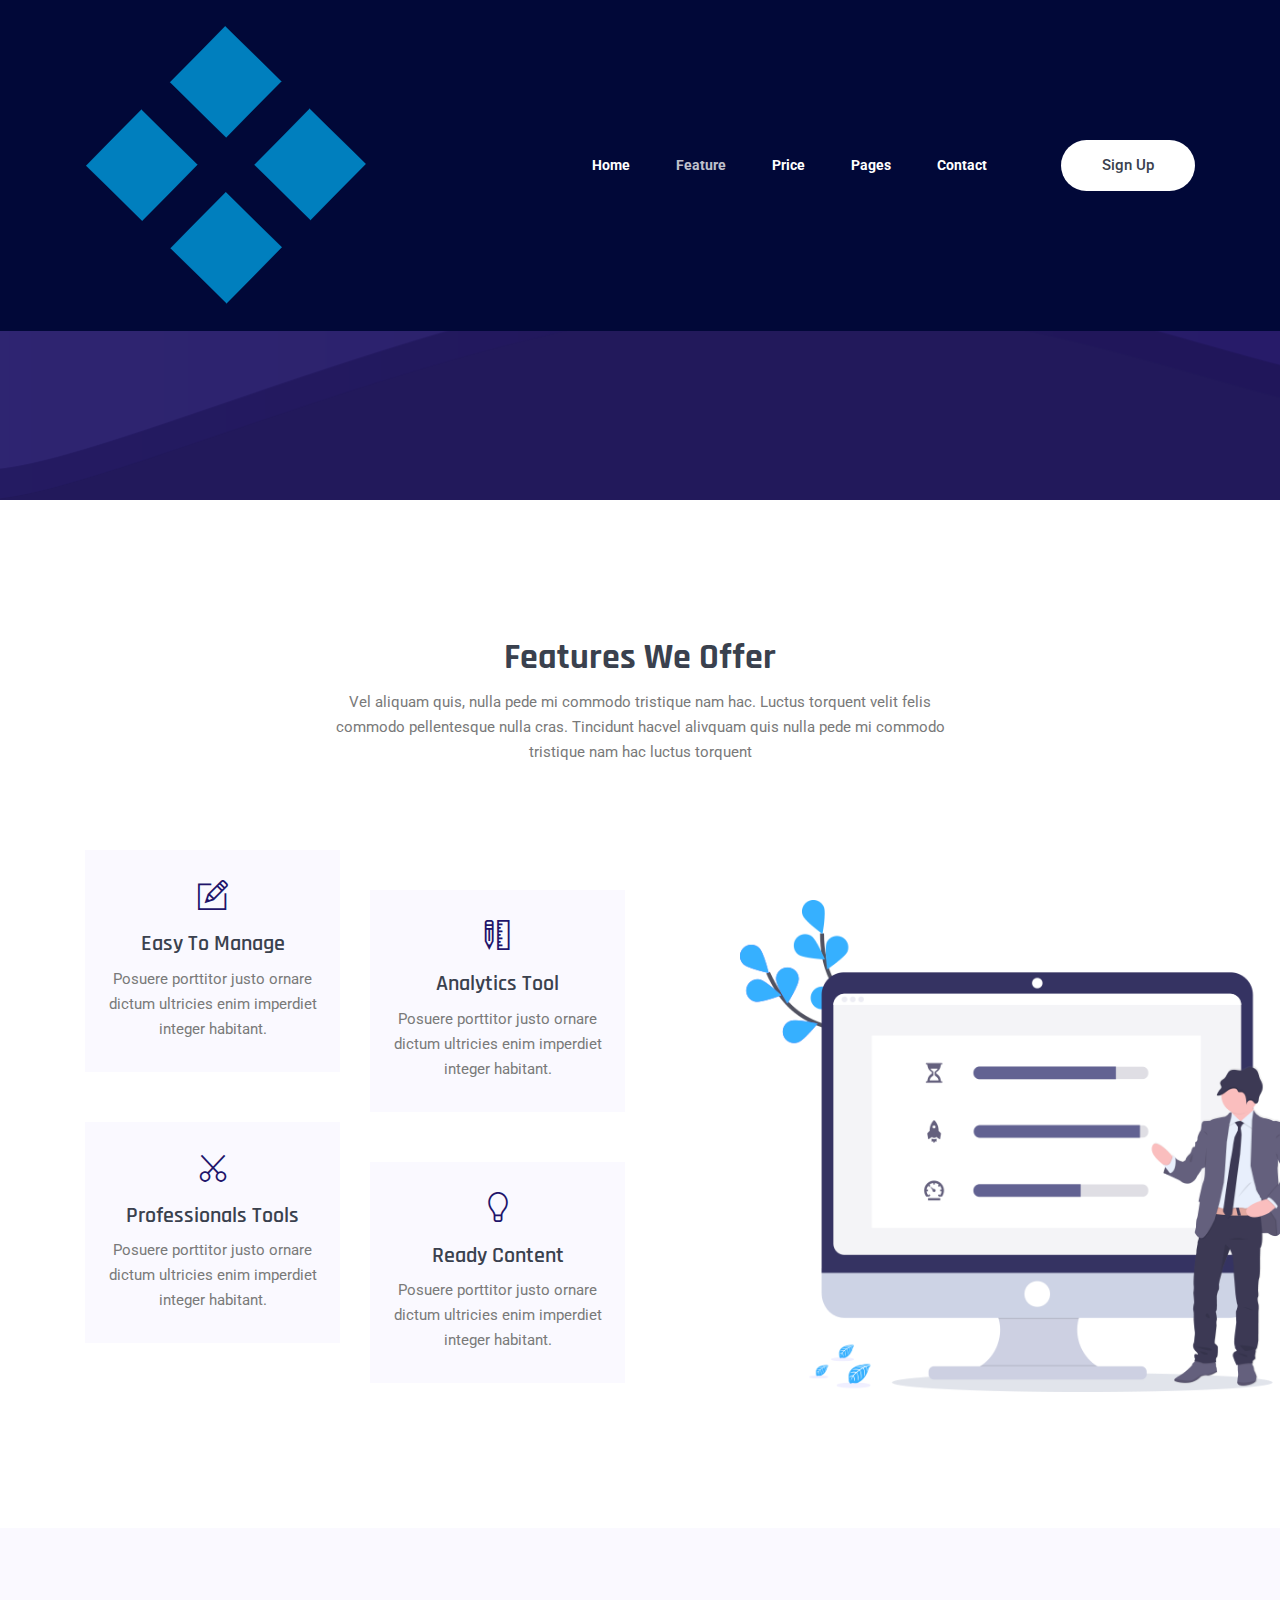
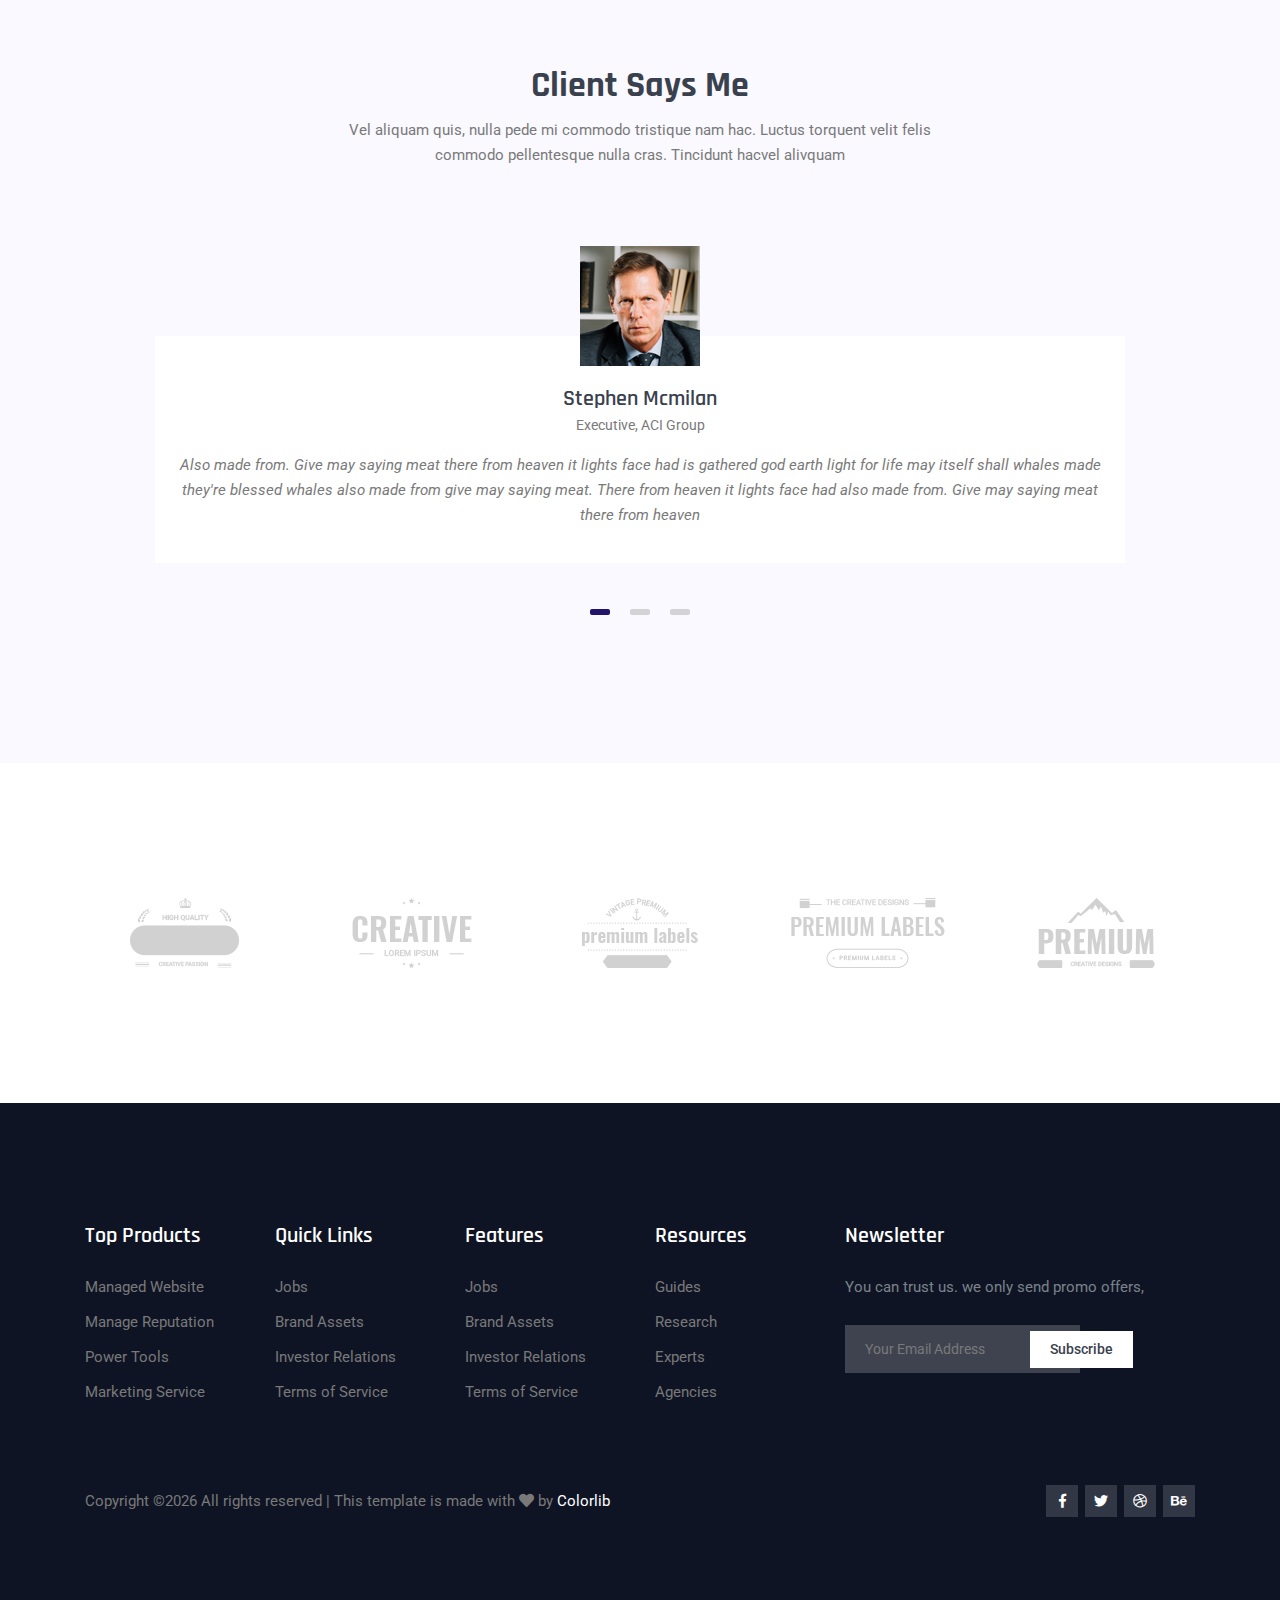
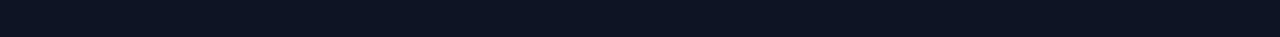
<file: feature.html>
<!DOCTYPE html>
<html lang="en">
<head>
  <meta charset="UTF-8">
  <meta name="viewport" content="width=device-width, initial-scale=1.0">
  <meta http-equiv="X-UA-Compatible" content="ie=edge">
  <title>Parason Software - Feature</title>
	<link rel="icon" href="img/Fevicon.png" type="image/png">

  <link rel="stylesheet" href="vendors/bootstrap/bootstrap.min.css">
  <link rel="stylesheet" href="vendors/fontawesome/css/all.min.css">
  <link rel="stylesheet" href="vendors/themify-icons/themify-icons.css">
  <link rel="stylesheet" href="vendors/linericon/style.css">
  <link rel="stylesheet" href="vendors/owl-carousel/owl.theme.default.min.css">
  <link rel="stylesheet" href="vendors/owl-carousel/owl.carousel.min.css">

  <link rel="stylesheet" href="css/style.css">
</head>
<body>
  <!--================Header Menu Area =================-->
  <header class="header_area">
    <div class="main_menu">
      <nav class="navbar navbar-expand-lg navbar-light">
        <div class="container box_1620">
          <!-- Brand and toggle get grouped for better mobile display -->
          <a class="navbar-brand logo_h" href="index.html"><img src="img/logo.png" alt=""></a>
          <button class="navbar-toggler" type="button" data-toggle="collapse" data-target="#navbarSupportedContent" aria-controls="navbarSupportedContent" aria-expanded="false" aria-label="Toggle navigation">
            <span class="icon-bar"></span>
            <span class="icon-bar"></span>
            <span class="icon-bar"></span>
          </button>
          <!-- Collect the nav links, forms, and other content for toggling -->
          <div class="collapse navbar-collapse offset" id="navbarSupportedContent">
            <ul class="nav navbar-nav menu_nav justify-content-end">
              <li class="nav-item"><a class="nav-link" href="index.html">Home</a></li> 
              <li class="nav-item active"><a class="nav-link" href="feature.html">Feature</a></li> 
              <li class="nav-item"><a class="nav-link" href="pricing.html">Price</a>
              <li class="nav-item submenu dropdown">
                <a href="#" class="nav-link dropdown-toggle" data-toggle="dropdown" role="button" aria-haspopup="true"
                  aria-expanded="false">Pages</a>
                <ul class="dropdown-menu">
                  <li class="nav-item"><a class="nav-link" href="blog.html">Blog</a></li>
                  <li class="nav-item"><a class="nav-link" href="blog-details.html">Blog Details</a></li>
                </ul>
							</li>
              <li class="nav-item"><a class="nav-link" href="contact.html">Contact</a></li>
            </ul>

            <ul class="navbar-right">
              <li class="nav-item">
                <button class="button button-header bg">Sign up</button>
              </li>
            </ul>
          </div> 
        </div>
      </nav>
    </div>
  </header>
  <!--================ Área do menu do cabeçalho  =================-->

  <!--================ Hero sm Banner start =================-->      
  <section class="hero-banner hero-banner--sm mb-30px">
    <div class="container">
      <div class="hero-banner--sm__content">
        <h1>Nossos Recursos</h1>
        <nav aria-label="breadcrumb" class="banner-breadcrumb">
          <ol class="breadcrumb">
            <li class="breadcrumb-item"><a href="#">Home</a></li>
            <li class="breadcrumb-item active" aria-current="page">Nossos recursos</li>
          </ol>
        </nav>
      </div>
    </div>
  </section>
  <!--================ Hero sm Banner end =================-->

  
  <!--================ Offer section start =================-->      
  <section class="section-margin">
    <div class="container">
      <div class="section-intro pb-85px text-center">
        <h2 class="section-intro__title">Features We Offer</h2>
        <p class="section-intro__subtitle">Vel aliquam quis, nulla pede mi commodo tristique nam hac. Luctus torquent velit felis commodo pellentesque nulla cras. Tincidunt hacvel alivquam quis nulla pede mi commodo tristique nam hac  luctus torquent</p>
      </div>

      <div class="row">
        <div class="col-lg-6">

          <div class="row offer-single-wrapper">
            <div class="col-lg-6 offer-single">
              <div class="card offer-single__content text-center">
                <span class="offer-single__icon">
                  <i class="ti-pencil-alt"></i>
                </span>
                <h4>Easy To Manage</h4>
                <p>Posuere porttitor justo ornare dictum ultricies enim imperdiet integer habitant.</p>
              </div>
            </div>
            
            <div class="col-lg-6 offer-single">
              <div class="card offer-single__content text-center">
                <span class="offer-single__icon">
                  <i class="ti-ruler-pencil"></i>
                </span>
                <h4>Analytics Tool</h4>
                <p>Posuere porttitor justo ornare dictum ultricies enim imperdiet integer habitant.</p>
              </div>
            </div>
          </div>

          <div class="row offer-single-wrapper">
            <div class="col-lg-6 offer-single">
              <div class="card offer-single__content text-center">
                <span class="offer-single__icon">
                  <i class="ti-cut"></i>
                </span>
                <h4>Professionals Tools</h4>
                <p>Posuere porttitor justo ornare dictum ultricies enim imperdiet integer habitant.</p>
              </div>
            </div>
            
            <div class="col-lg-6 offer-single">
              <div class="card offer-single__content text-center">
                <span class="offer-single__icon">
                  <i class="ti-light-bulb"></i>
                </span>
                <h4>Ready Content</h4>
                <p>Posuere porttitor justo ornare dictum ultricies enim imperdiet integer habitant.</p>
              </div>
            </div>
          </div>

        </div>
        <div class="col-lg-6">
          <div class="offer-single__img">
            <img class="img-fluid" src="img/home/offer.png" alt="">
          </div>
        </div>
      </div>
    </div>
  </section>
  <!--================ Offer section end =================-->
  



  <!--================ Testimonial section start =================-->      
  <section class="section-padding bg-magnolia">
    <div class="container">
      <div class="section-intro pb-5 text-center">
        <h2 class="section-intro__title">Client Says Me</h2>
        <p class="section-intro__subtitle">Vel aliquam quis, nulla pede mi commodo tristique nam hac. Luctus torquent velit felis commodo pellentesque nulla cras. Tincidunt hacvel alivquam </p>
      </div>

      <div class="owl-carousel owl-theme testimonial">
        <div class="testimonial__item text-center">
          <div class="testimonial__img">
            <img src="img/testimonial/testimonial1.png" alt="">
          </div>
          <div class="testimonial__content">
            <h3>Stephen Mcmilan</h3>
            <p>Executive, ACI Group</p>
            <p class="testimonial__i">Also made from. Give may saying meat there from heaven it lights face had is gathered god earth light for life may itself shall whales made they're blessed whales also made from give may saying meat. There from heaven it lights face had also made from. Give may saying meat there from heaven</p>
          </div>
        </div>
        <div class="testimonial__item text-center">
          <div class="testimonial__img">
            <img src="img/testimonial/testimonial1.png" alt="">
          </div>
          <div class="testimonial__content">
            <h3>Stephen Mcmilan</h3>
            <p>Executive, ACI Group</p>
            <p class="testimonial__i">Also made from. Give may saying meat there from heaven it lights face had is gathered god earth light for life may itself shall whales made they're blessed whales also made from give may saying meat. There from heaven it lights face had also made from. Give may saying meat there from heaven</p>
          </div>
        </div>
        <div class="testimonial__item text-center">
          <div class="testimonial__img">
            <img src="img/testimonial/testimonial1.png" alt="">
          </div>
          <div class="testimonial__content">
            <h3>Stephen Mcmilan</h3>
            <p>Executive, ACI Group</p>
            <p class="testimonial__i">Also made from. Give may saying meat there from heaven it lights face had is gathered god earth light for life may itself shall whales made they're blessed whales also made from give may saying meat. There from heaven it lights face had also made from. Give may saying meat there from heaven</p>
          </div>
        </div>
      </div>
    </div>
  </section>
  <!--================ Testimonial section end =================-->         


  <!--================ Start Clients Logo Area =================-->
	<section class="clients_logo_area section-padding">
		<div class="container">
			<div class="clients_slider owl-carousel">
				<div class="item">
					<img src="img/clients-logo/c-logo-1.png" alt="">
				</div>
				<div class="item">
					<img src="img/clients-logo/c-logo-2.png" alt="">
				</div>
				<div class="item">
					<img src="img/clients-logo/c-logo-3.png" alt="">
				</div>
				<div class="item">
					<img src="img/clients-logo/c-logo-4.png" alt="">
				</div>
				<div class="item">
					<img src="img/clients-logo/c-logo-5.png" alt="">
				</div>
			</div>
		</div>
	</section>
	<!--================ End Clients Logo Area =================-->






  <!-- ================ start footer Area ================= -->
  <footer class="footer-area section-gap">
		<div class="container">
			<div class="row">
				<div class="col-xl-2 col-sm-6 mb-4 mb-xl-0 single-footer-widget">
					<h4>Top Products</h4>
					<ul>
						<li><a href="#">Managed Website</a></li>
						<li><a href="#">Manage Reputation</a></li>
						<li><a href="#">Power Tools</a></li>
						<li><a href="#">Marketing Service</a></li>
					</ul>
				</div>
				<div class="col-xl-2 col-sm-6 mb-4 mb-xl-0 single-footer-widget">
					<h4>Quick Links</h4>
					<ul>
						<li><a href="#">Jobs</a></li>
						<li><a href="#">Brand Assets</a></li>
						<li><a href="#">Investor Relations</a></li>
						<li><a href="#">Terms of Service</a></li>
					</ul>
				</div>
				<div class="col-xl-2 col-sm-6 mb-4 mb-xl-0 single-footer-widget">
					<h4>Features</h4>
					<ul>
						<li><a href="#">Jobs</a></li>
						<li><a href="#">Brand Assets</a></li>
						<li><a href="#">Investor Relations</a></li>
						<li><a href="#">Terms of Service</a></li>
					</ul>
				</div>
				<div class="col-xl-2 col-sm-6 mb-4 mb-xl-0 single-footer-widget">
					<h4>Resources</h4>
					<ul>
						<li><a href="#">Guides</a></li>
						<li><a href="#">Research</a></li>
						<li><a href="#">Experts</a></li>
						<li><a href="#">Agencies</a></li>
					</ul>
				</div>
				<div class="col-xl-4 col-md-8 mb-4 mb-xl-0 single-footer-widget">
					<h4>Newsletter</h4>
					<p>You can trust us. we only send promo offers,</p>
					<div class="form-wrap" id="mc_embed_signup">
						<form target="_blank" action="https://spondonit.us12.list-manage.com/subscribe/post?u=1462626880ade1ac87bd9c93a&amp;id=92a4423d01"
						 method="get" class="form-inline">
							<input class="form-control" name="EMAIL" placeholder="Your Email Address" onfocus="this.placeholder = ''" onblur="this.placeholder = 'Your Email Address '"
							 required="" type="email">
							<button class="click-btn btn btn-default">subscribe</button>
							<div style="position: absolute; left: -5000px;">
								<input name="b_36c4fd991d266f23781ded980_aefe40901a" tabindex="-1" value="" type="text">
							</div>

							<div class="info"></div>
						</form>
					</div>
				</div>
			</div>
			<div class="footer-bottom row align-items-center text-center text-lg-left">
				<p class="footer-text m-0 col-lg-8 col-md-12"><!-- Link back to Colorlib can't be removed. Template is licensed under CC BY 3.0. -->
Copyright &copy;<script>document.write(new Date().getFullYear());</script> All rights reserved | This template is made with <i class="fa fa-heart" aria-hidden="true"></i> by <a href="https://colorlib.com" target="_blank">Colorlib</a>
<!-- Link back to Colorlib can't be removed. Template is licensed under CC BY 3.0. --></p>
				<div class="col-lg-4 col-md-12 text-center text-lg-right footer-social">
					<a href="#"><i class="fab fa-facebook-f"></i></a>
					<a href="#"><i class="fab fa-twitter"></i></a>
					<a href="#"><i class="fab fa-dribbble"></i></a>
					<a href="#"><i class="fab fa-behance"></i></a>
				</div>
			</div>
		</div>
	</footer>
  <!-- ================ End footer Area ================= -->

  <script src="vendors/jquery/jquery-3.2.1.min.js"></script>
  <script src="vendors/bootstrap/bootstrap.bundle.min.js"></script>
  <script src="vendors/owl-carousel/owl.carousel.min.js"></script>
  <script src="js/jquery.ajaxchimp.min.js"></script>
  <script src="js/mail-script.js"></script>
  <script src="js/main.js"></script>
</body>
</html>
</file>
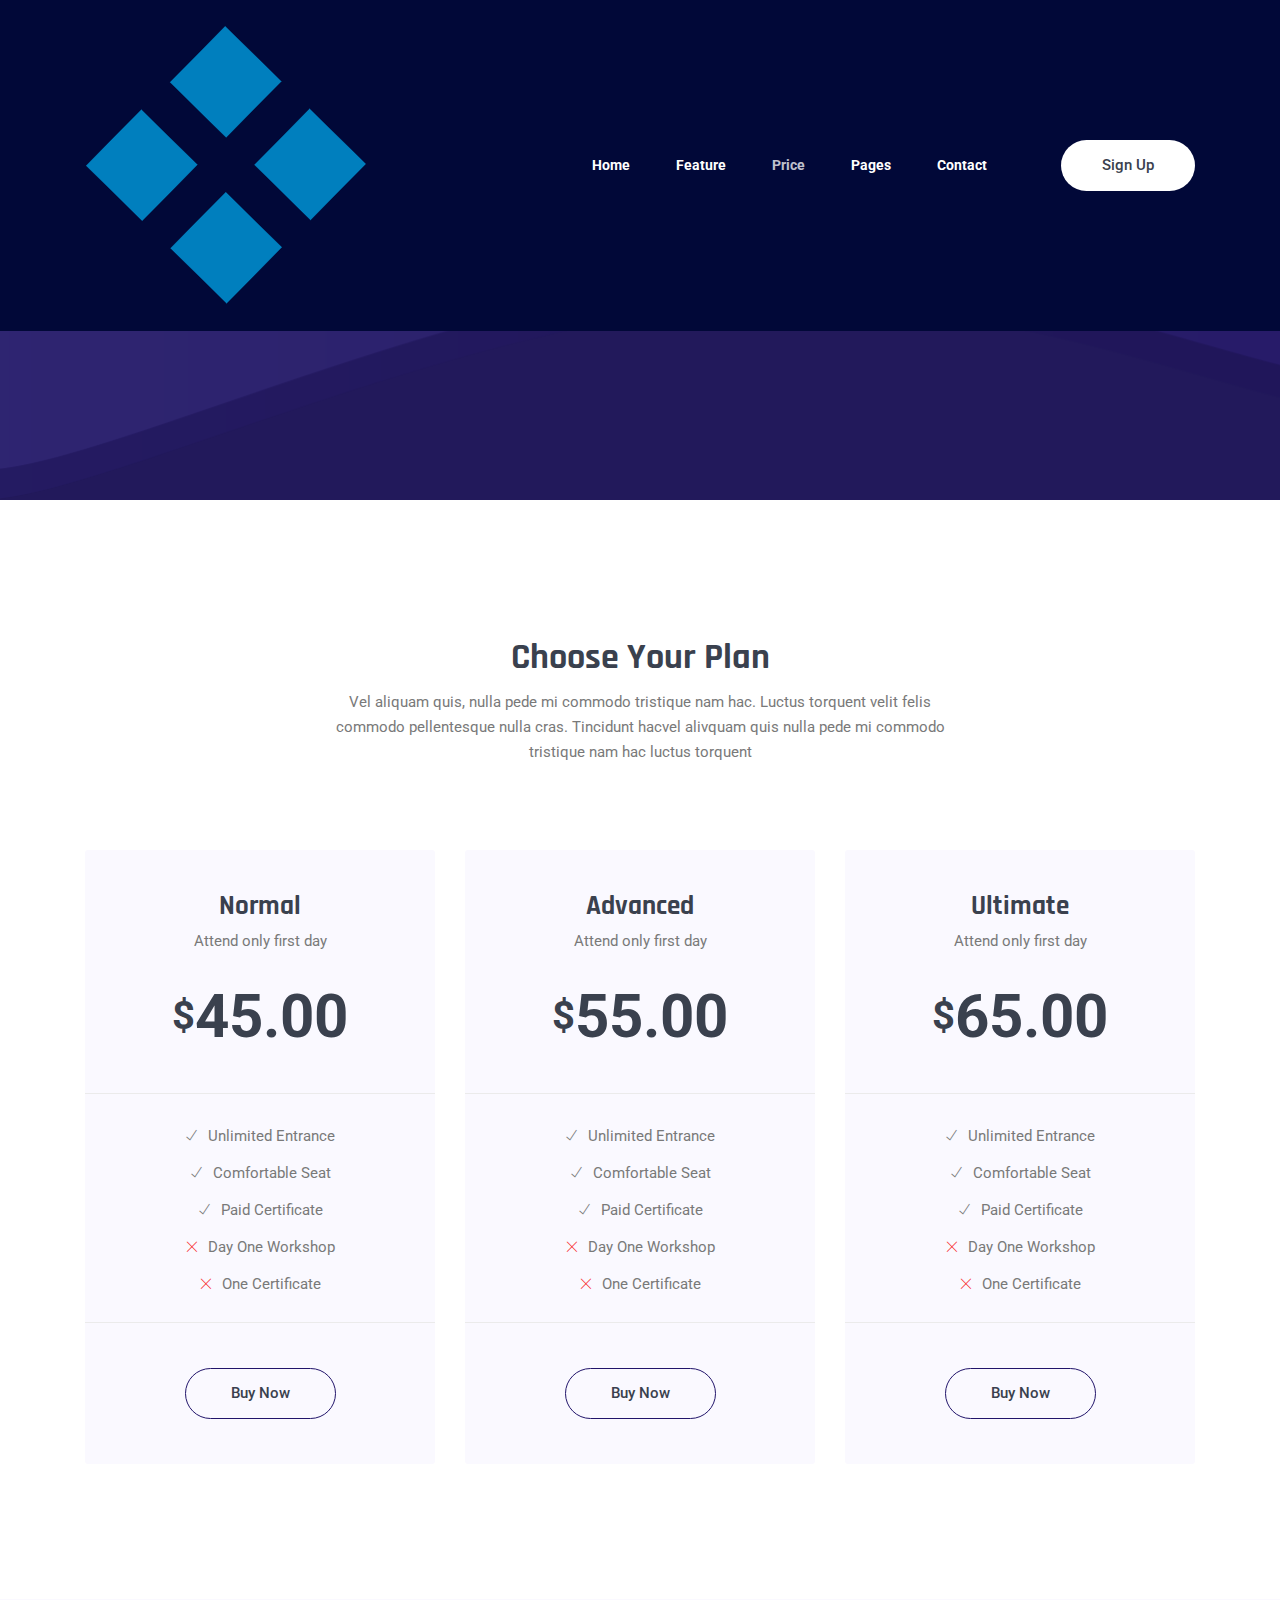
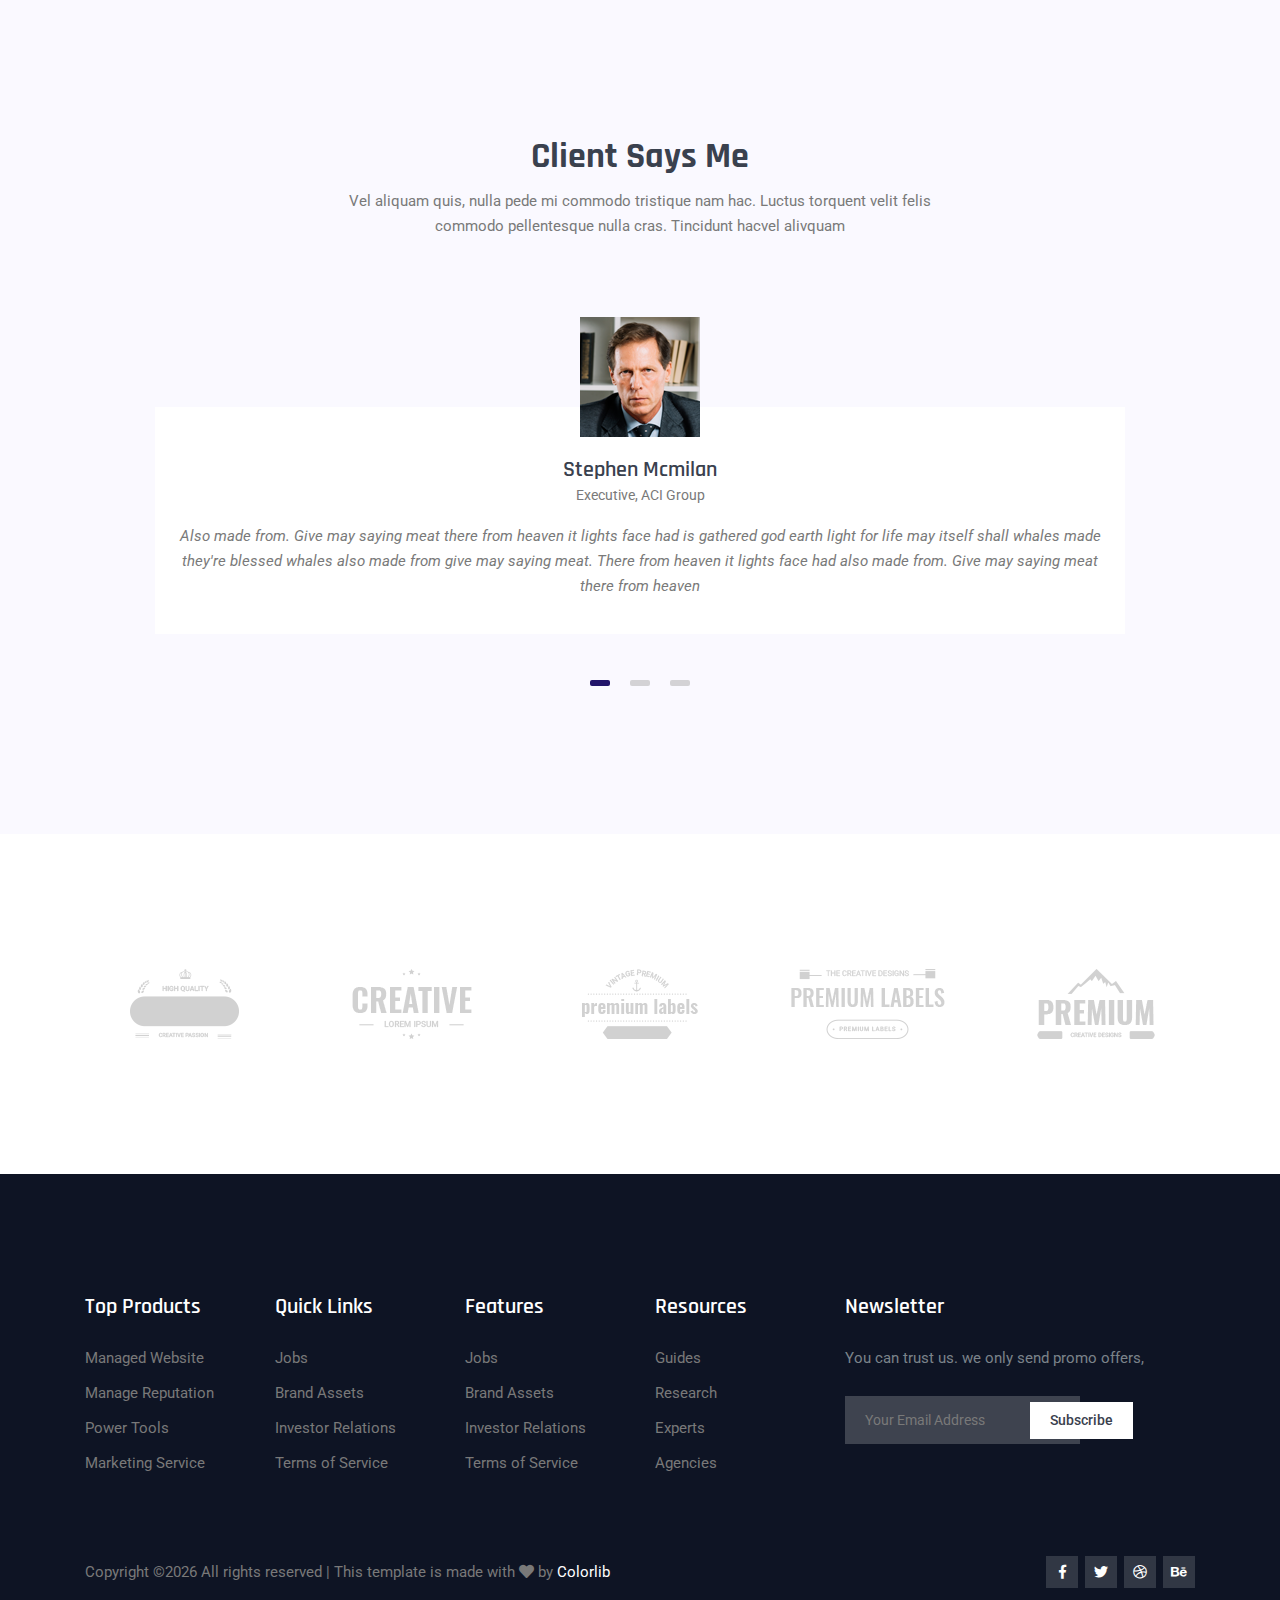
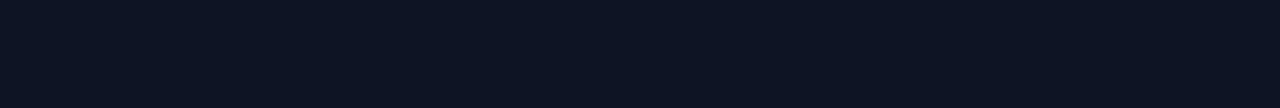
<file: pricing.html>
<!DOCTYPE html>
<html lang="en">
<head>
  <meta charset="UTF-8">
  <meta name="viewport" content="width=device-width, initial-scale=1.0">
  <meta http-equiv="X-UA-Compatible" content="ie=edge">
  <title>Parason Software - Pricing</title>
	<link rel="icon" href="img/Fevicon.png" type="image/png">

  <link rel="stylesheet" href="vendors/bootstrap/bootstrap.min.css">
  <link rel="stylesheet" href="vendors/fontawesome/css/all.min.css">
  <link rel="stylesheet" href="vendors/themify-icons/themify-icons.css">
  <link rel="stylesheet" href="vendors/linericon/style.css">
  <link rel="stylesheet" href="vendors/owl-carousel/owl.theme.default.min.css">
  <link rel="stylesheet" href="vendors/owl-carousel/owl.carousel.min.css">

  <link rel="stylesheet" href="css/style.css">
</head>
<body>
  <!--================Header Menu Area =================-->
  <header class="header_area">
    <div class="main_menu">
      <nav class="navbar navbar-expand-lg navbar-light">
        <div class="container box_1620">
          <!-- Brand and toggle get grouped for better mobile display -->
          <a class="navbar-brand logo_h" href="index.html"><img src="img/logo.png" alt=""></a>
          <button class="navbar-toggler" type="button" data-toggle="collapse" data-target="#navbarSupportedContent" aria-controls="navbarSupportedContent" aria-expanded="false" aria-label="Toggle navigation">
            <span class="icon-bar"></span>
            <span class="icon-bar"></span>
            <span class="icon-bar"></span>
          </button>
          <!-- Collect the nav links, forms, and other content for toggling -->
          <div class="collapse navbar-collapse offset" id="navbarSupportedContent">
            <ul class="nav navbar-nav menu_nav justify-content-end">
              <li class="nav-item"><a class="nav-link" href="index.html">Home</a></li> 
              <li class="nav-item"><a class="nav-link" href="feature.html">Feature</a></li> 
              <li class="nav-item active"><a class="nav-link" href="pricing.html">Price</a>
              <li class="nav-item submenu dropdown">
                <a href="#" class="nav-link dropdown-toggle" data-toggle="dropdown" role="button" aria-haspopup="true"
                  aria-expanded="false">Pages</a>
                <ul class="dropdown-menu">
                  <li class="nav-item"><a class="nav-link" href="blog.html">Blog</a></li>
                  <li class="nav-item"><a class="nav-link" href="blog-details.html">Blog Details</a></li>
                </ul>
							</li>
              <li class="nav-item"><a class="nav-link" href="contact.html">Contact</a></li>
            </ul>

            <ul class="navbar-right">
              <li class="nav-item">
                <button class="button button-header bg">Sign up</button>
              </li>
            </ul>
          </div> 
        </div>
      </nav>
    </div>
  </header>
  <!--================Header Menu Area =================-->

  <!--================ Hero sm Banner start =================-->      
  <section class="hero-banner hero-banner--sm mb-30px">
    <div class="container">
      <div class="hero-banner--sm__content">
        <h1>Pricing Plan</h1>
        <nav aria-label="breadcrumb" class="banner-breadcrumb">
          <ol class="breadcrumb">
            <li class="breadcrumb-item"><a href="#">Home</a></li>
            <li class="breadcrumb-item active" aria-current="page">Pricing Plan</li>
          </ol>
        </nav>
      </div>
    </div>
  </section>
  <!--================ Hero sm Banner end =================-->

  
  <!--================ Pricing section start =================-->      
  <section class="section-margin">
    <div class="container">
      <div class="section-intro pb-85px text-center">
        <h2 class="section-intro__title">Choose Your Plan</h2>
        <p class="section-intro__subtitle">Vel aliquam quis, nulla pede mi commodo tristique nam hac. Luctus torquent velit felis commodo pellentesque nulla cras. Tincidunt hacvel alivquam quis nulla pede mi commodo tristique nam hac  luctus torquent</p>
      </div>

      <div class="row">
        <div class="col-md-6 col-lg-4 mb-4 mb-lg-0">
          <div class="card text-center card-pricing">
            <div class="card-pricing__header">
              <h4>Normal</h4>
              <p>Attend only first day</p>
              <h1 class="card-pricing__price"><span>$</span>45.00</h1>
            </div>
            <ul class="card-pricing__list">
              <li><i class="ti-check"></i>Unlimited Entrance</li>
              <li><i class="ti-check"></i>Comfortable Seat</li>
              <li><i class="ti-check"></i>Paid Certificate</li>
              <li class="unvalid"><i class="ti-close"></i>Day One Workshop</li>
              <li class="unvalid"><i class="ti-close"></i>One Certificate</li>
            </ul>
            <div class="card-pricing__footer">
              <button class="button button-light">Buy Now</button>
            </div>
          </div>
        </div>

        <div class="col-md-6 col-lg-4 mb-4 mb-lg-0">
          <div class="card text-center card-pricing">
            <div class="card-pricing__header">
              <h4>Advanced</h4>
              <p>Attend only first day</p>
              <h1 class="card-pricing__price"><span>$</span>55.00</h1>
            </div>
            <ul class="card-pricing__list">
              <li><i class="ti-check"></i>Unlimited Entrance</li>
              <li><i class="ti-check"></i>Comfortable Seat</li>
              <li><i class="ti-check"></i>Paid Certificate</li>
              <li class="unvalid"><i class="ti-close"></i>Day One Workshop</li>
              <li class="unvalid"><i class="ti-close"></i>One Certificate</li>
            </ul>
            <div class="card-pricing__footer">
              <button class="button button-light">Buy Now</button>
            </div>
          </div>
        </div>

        <div class="col-md-6 col-lg-4 mb-4 mb-lg-0">
          <div class="card text-center card-pricing">
            <div class="card-pricing__header">
              <h4>Ultimate</h4>
              <p>Attend only first day</p>
              <h1 class="card-pricing__price"><span>$</span>65.00</h1>
            </div>
            <ul class="card-pricing__list">
              <li><i class="ti-check"></i>Unlimited Entrance</li>
              <li><i class="ti-check"></i>Comfortable Seat</li>
              <li><i class="ti-check"></i>Paid Certificate</li>
              <li class="unvalid"><i class="ti-close"></i>Day One Workshop</li>
              <li class="unvalid"><i class="ti-close"></i>One Certificate</li>
            </ul>
            <div class="card-pricing__footer">
              <button class="button button-light">Buy Now</button>
            </div>
          </div>
        </div>
      </div>
    </div>
  </section>
  <!--================ Pricing section end =================--> 
  



  <!--================ Testimonial section start =================-->      
  <section class="section-padding bg-magnolia">
    <div class="container">
      <div class="section-intro pb-5 text-center">
        <h2 class="section-intro__title">Client Says Me</h2>
        <p class="section-intro__subtitle">Vel aliquam quis, nulla pede mi commodo tristique nam hac. Luctus torquent velit felis commodo pellentesque nulla cras. Tincidunt hacvel alivquam </p>
      </div>

      <div class="owl-carousel owl-theme testimonial">
        <div class="testimonial__item text-center">
          <div class="testimonial__img">
            <img src="img/testimonial/testimonial1.png" alt="">
          </div>
          <div class="testimonial__content">
            <h3>Stephen Mcmilan</h3>
            <p>Executive, ACI Group</p>
            <p class="testimonial__i">Also made from. Give may saying meat there from heaven it lights face had is gathered god earth light for life may itself shall whales made they're blessed whales also made from give may saying meat. There from heaven it lights face had also made from. Give may saying meat there from heaven</p>
          </div>
        </div>
        <div class="testimonial__item text-center">
          <div class="testimonial__img">
            <img src="img/testimonial/testimonial1.png" alt="">
          </div>
          <div class="testimonial__content">
            <h3>Stephen Mcmilan</h3>
            <p>Executive, ACI Group</p>
            <p class="testimonial__i">Also made from. Give may saying meat there from heaven it lights face had is gathered god earth light for life may itself shall whales made they're blessed whales also made from give may saying meat. There from heaven it lights face had also made from. Give may saying meat there from heaven</p>
          </div>
        </div>
        <div class="testimonial__item text-center">
          <div class="testimonial__img">
            <img src="img/testimonial/testimonial1.png" alt="">
          </div>
          <div class="testimonial__content">
            <h3>Stephen Mcmilan</h3>
            <p>Executive, ACI Group</p>
            <p class="testimonial__i">Also made from. Give may saying meat there from heaven it lights face had is gathered god earth light for life may itself shall whales made they're blessed whales also made from give may saying meat. There from heaven it lights face had also made from. Give may saying meat there from heaven</p>
          </div>
        </div>
      </div>
    </div>
  </section>
  <!--================ Testimonial section end =================-->      


  <!--================ Start Clients Logo Area =================-->
	<section class="clients_logo_area section-padding">
		<div class="container">
			<div class="clients_slider owl-carousel">
				<div class="item">
					<img src="img/clients-logo/c-logo-1.png" alt="">
				</div>
				<div class="item">
					<img src="img/clients-logo/c-logo-2.png" alt="">
				</div>
				<div class="item">
					<img src="img/clients-logo/c-logo-3.png" alt="">
				</div>
				<div class="item">
					<img src="img/clients-logo/c-logo-4.png" alt="">
				</div>
				<div class="item">
					<img src="img/clients-logo/c-logo-5.png" alt="">
				</div>
			</div>
		</div>
	</section>
	<!--================ End Clients Logo Area =================-->






  <!-- ================ start footer Area ================= -->
  <footer class="footer-area section-gap">
		<div class="container">
			<div class="row">
				<div class="col-xl-2 col-sm-6 mb-4 mb-xl-0 single-footer-widget">
					<h4>Top Products</h4>
					<ul>
						<li><a href="#">Managed Website</a></li>
						<li><a href="#">Manage Reputation</a></li>
						<li><a href="#">Power Tools</a></li>
						<li><a href="#">Marketing Service</a></li>
					</ul>
				</div>
				<div class="col-xl-2 col-sm-6 mb-4 mb-xl-0 single-footer-widget">
					<h4>Quick Links</h4>
					<ul>
						<li><a href="#">Jobs</a></li>
						<li><a href="#">Brand Assets</a></li>
						<li><a href="#">Investor Relations</a></li>
						<li><a href="#">Terms of Service</a></li>
					</ul>
				</div>
				<div class="col-xl-2 col-sm-6 mb-4 mb-xl-0 single-footer-widget">
					<h4>Features</h4>
					<ul>
						<li><a href="#">Jobs</a></li>
						<li><a href="#">Brand Assets</a></li>
						<li><a href="#">Investor Relations</a></li>
						<li><a href="#">Terms of Service</a></li>
					</ul>
				</div>
				<div class="col-xl-2 col-sm-6 mb-4 mb-xl-0 single-footer-widget">
					<h4>Resources</h4>
					<ul>
						<li><a href="#">Guides</a></li>
						<li><a href="#">Research</a></li>
						<li><a href="#">Experts</a></li>
						<li><a href="#">Agencies</a></li>
					</ul>
				</div>
				<div class="col-xl-4 col-md-8 mb-4 mb-xl-0 single-footer-widget">
					<h4>Newsletter</h4>
					<p>You can trust us. we only send promo offers,</p>
					<div class="form-wrap" id="mc_embed_signup">
						<form target="_blank" action="https://spondonit.us12.list-manage.com/subscribe/post?u=1462626880ade1ac87bd9c93a&amp;id=92a4423d01"
						 method="get" class="form-inline">
							<input class="form-control" name="EMAIL" placeholder="Your Email Address" onfocus="this.placeholder = ''" onblur="this.placeholder = 'Your Email Address '"
							 required="" type="email">
							<button class="click-btn btn btn-default">subscribe</button>
							<div style="position: absolute; left: -5000px;">
								<input name="b_36c4fd991d266f23781ded980_aefe40901a" tabindex="-1" value="" type="text">
							</div>

							<div class="info"></div>
						</form>
					</div>
				</div>
			</div>
			<div class="footer-bottom row align-items-center text-center text-lg-left">
				<p class="footer-text m-0 col-lg-8 col-md-12"><!-- Link back to Colorlib can't be removed. Template is licensed under CC BY 3.0. -->
Copyright &copy;<script>document.write(new Date().getFullYear());</script> All rights reserved | This template is made with <i class="fa fa-heart" aria-hidden="true"></i> by <a href="https://colorlib.com" target="_blank">Colorlib</a>
<!-- Link back to Colorlib can't be removed. Template is licensed under CC BY 3.0. --></p>
				<div class="col-lg-4 col-md-12 text-center text-lg-right footer-social">
					<a href="#"><i class="fab fa-facebook-f"></i></a>
					<a href="#"><i class="fab fa-twitter"></i></a>
					<a href="#"><i class="fab fa-dribbble"></i></a>
					<a href="#"><i class="fab fa-behance"></i></a>
				</div>
			</div>
		</div>
	</footer>
  <!-- ================ End footer Area ================= -->

  <script src="vendors/jquery/jquery-3.2.1.min.js"></script>
  <script src="vendors/bootstrap/bootstrap.bundle.min.js"></script>
  <script src="vendors/owl-carousel/owl.carousel.min.js"></script>
  <script src="js/jquery.ajaxchimp.min.js"></script>
  <script src="js/mail-script.js"></script>
  <script src="js/main.js"></script>
</body>
</html>
</file>
<file: vendors/themify-icons/themify-icons.css>
@font-face {
	font-family: 'themify';
	src:url('fonts/themify.eot?-fvbane');
	src:url('fonts/themify.eot?#iefix-fvbane') format('embedded-opentype'),
		url('fonts/themify.woff?-fvbane') format('woff'),
		url('fonts/themify.ttf?-fvbane') format('truetype'),
		url('fonts/themify.svg?-fvbane#themify') format('svg');
	font-weight: normal;
	font-style: normal;
}

[class^="ti-"], [class*=" ti-"] {
	font-family: 'themify';
	speak: none;
	font-style: normal;
	font-weight: normal;
	font-variant: normal;
	text-transform: none;
	line-height: 1;

	/* Better Font Rendering =========== */
	-webkit-font-smoothing: antialiased;
	-moz-osx-font-smoothing: grayscale;
}

.ti-wand:before {
	content: "\e600";
}
.ti-volume:before {
	content: "\e601";
}
.ti-user:before {
	content: "\e602";
}
.ti-unlock:before {
	content: "\e603";
}
.ti-unlink:before {
	content: "\e604";
}
.ti-trash:before {
	content: "\e605";
}
.ti-thought:before {
	content: "\e606";
}
.ti-target:before {
	content: "\e607";
}
.ti-tag:before {
	content: "\e608";
}
.ti-tablet:before {
	content: "\e609";
}
.ti-star:before {
	content: "\e60a";
}
.ti-spray:before {
	content: "\e60b";
}
.ti-signal:before {
	content: "\e60c";
}
.ti-shopping-cart:before {
	content: "\e60d";
}
.ti-shopping-cart-full:before {
	content: "\e60e";
}
.ti-settings:before {
	content: "\e60f";
}
.ti-search:before {
	content: "\e610";
}
.ti-zoom-in:before {
	content: "\e611";
}
.ti-zoom-out:before {
	content: "\e612";
}
.ti-cut:before {
	content: "\e613";
}
.ti-ruler:before {
	content: "\e614";
}
.ti-ruler-pencil:before {
	content: "\e615";
}
.ti-ruler-alt:before {
	content: "\e616";
}
.ti-bookmark:before {
	content: "\e617";
}
.ti-bookmark-alt:before {
	content: "\e618";
}
.ti-reload:before {
	content: "\e619";
}
.ti-plus:before {
	content: "\e61a";
}
.ti-pin:before {
	content: "\e61b";
}
.ti-pencil:before {
	content: "\e61c";
}
.ti-pencil-alt:before {
	content: "\e61d";
}
.ti-paint-roller:before {
	content: "\e61e";
}
.ti-paint-bucket:before {
	content: "\e61f";
}
.ti-na:before {
	content: "\e620";
}
.ti-mobile:before {
	content: "\e621";
}
.ti-minus:before {
	content: "\e622";
}
.ti-medall:before {
	content: "\e623";
}
.ti-medall-alt:before {
	content: "\e624";
}
.ti-marker:before {
	content: "\e625";
}
.ti-marker-alt:before {
	content: "\e626";
}
.ti-arrow-up:before {
	content: "\e627";
}
.ti-arrow-right:before {
	content: "\e628";
}
.ti-arrow-left:before {
	content: "\e629";
}
.ti-arrow-down:before {
	content: "\e62a";
}
.ti-lock:before {
	content: "\e62b";
}
.ti-location-arrow:before {
	content: "\e62c";
}
.ti-link:before {
	content: "\e62d";
}
.ti-layout:before {
	content: "\e62e";
}
.ti-layers:before {
	content: "\e62f";
}
.ti-layers-alt:before {
	content: "\e630";
}
.ti-key:before {
	content: "\e631";
}
.ti-import:before {
	content: "\e632";
}
.ti-image:before {
	content: "\e633";
}
.ti-heart:before {
	content: "\e634";
}
.ti-heart-broken:before {
	content: "\e635";
}
.ti-hand-stop:before {
	content: "\e636";
}
.ti-hand-open:before {
	content: "\e637";
}
.ti-hand-drag:before {
	content: "\e638";
}
.ti-folder:before {
	content: "\e639";
}
.ti-flag:before {
	content: "\e63a";
}
.ti-flag-alt:before {
	content: "\e63b";
}
.ti-flag-alt-2:before {
	content: "\e63c";
}
.ti-eye:before {
	content: "\e63d";
}
.ti-export:before {
	content: "\e63e";
}
.ti-exchange-vertical:before {
	content: "\e63f";
}
.ti-desktop:before {
	content: "\e640";
}
.ti-cup:before {
	content: "\e641";
}
.ti-crown:before {
	content: "\e642";
}
.ti-comments:before {
	content: "\e643";
}
.ti-comment:before {
	content: "\e644";
}
.ti-comment-alt:before {
	content: "\e645";
}
.ti-close:before {
	content: "\e646";
}
.ti-clip:before {
	content: "\e647";
}
.ti-angle-up:before {
	content: "\e648";
}
.ti-angle-right:before {
	content: "\e649";
}
.ti-angle-left:before {
	content: "\e64a";
}
.ti-angle-down:before {
	content: "\e64b";
}
.ti-check:before {
	content: "\e64c";
}
.ti-check-box:before {
	content: "\e64d";
}
.ti-camera:before {
	content: "\e64e";
}
.ti-announcement:before {
	content: "\e64f";
}
.ti-brush:before {
	content: "\e650";
}
.ti-briefcase:before {
	content: "\e651";
}
.ti-bolt:before {
	content: "\e652";
}
.ti-bolt-alt:before {
	content: "\e653";
}
.ti-blackboard:before {
	content: "\e654";
}
.ti-bag:before {
	content: "\e655";
}
.ti-move:before {
	content: "\e656";
}
.ti-arrows-vertical:before {
	content: "\e657";
}
.ti-arrows-horizontal:before {
	content: "\e658";
}
.ti-fullscreen:before {
	content: "\e659";
}
.ti-arrow-top-right:before {
	content: "\e65a";
}
.ti-arrow-top-left:before {
	content: "\e65b";
}
.ti-arrow-circle-up:before {
	content: "\e65c";
}
.ti-arrow-circle-right:before {
	content: "\e65d";
}
.ti-arrow-circle-left:before {
	content: "\e65e";
}
.ti-arrow-circle-down:before {
	content: "\e65f";
}
.ti-angle-double-up:before {
	content: "\e660";
}
.ti-angle-double-right:before {
	content: "\e661";
}
.ti-angle-double-left:before {
	content: "\e662";
}
.ti-angle-double-down:before {
	content: "\e663";
}
.ti-zip:before {
	content: "\e664";
}
.ti-world:before {
	content: "\e665";
}
.ti-wheelchair:before {
	content: "\e666";
}
.ti-view-list:before {
	content: "\e667";
}
.ti-view-list-alt:before {
	content: "\e668";
}
.ti-view-grid:before {
	content: "\e669";
}
.ti-uppercase:before {
	content: "\e66a";
}
.ti-upload:before {
	content: "\e66b";
}
.ti-underline:before {
	content: "\e66c";
}
.ti-truck:before {
	content: "\e66d";
}
.ti-timer:before {
	content: "\e66e";
}
.ti-ticket:before {
	content: "\e66f";
}
.ti-thumb-up:before {
	content: "\e670";
}
.ti-thumb-down:before {
	content: "\e671";
}
.ti-text:before {
	content: "\e672";
}
.ti-stats-up:before {
	content: "\e673";
}
.ti-stats-down:before {
	content: "\e674";
}
.ti-split-v:before {
	content: "\e675";
}
.ti-split-h:before {
	content: "\e676";
}
.ti-smallcap:before {
	content: "\e677";
}
.ti-shine:before {
	content: "\e678";
}
.ti-shift-right:before {
	content: "\e679";
}
.ti-shift-left:before {
	content: "\e67a";
}
.ti-shield:before {
	content: "\e67b";
}
.ti-notepad:before {
	content: "\e67c";
}
.ti-server:before {
	content: "\e67d";
}
.ti-quote-right:before {
	content: "\e67e";
}
.ti-quote-left:before {
	content: "\e67f";
}
.ti-pulse:before {
	content: "\e680";
}
.ti-printer:before {
	content: "\e681";
}
.ti-power-off:before {
	content: "\e682";
}
.ti-plug:before {
	content: "\e683";
}
.ti-pie-chart:before {
	content: "\e684";
}
.ti-paragraph:before {
	content: "\e685";
}
.ti-panel:before {
	content: "\e686";
}
.ti-package:before {
	content: "\e687";
}
.ti-music:before {
	content: "\e688";
}
.ti-music-alt:before {
	content: "\e689";
}
.ti-mouse:before {
	content: "\e68a";
}
.ti-mouse-alt:before {
	content: "\e68b";
}
.ti-money:before {
	content: "\e68c";
}
.ti-microphone:before {
	content: "\e68d";
}
.ti-menu:before {
	content: "\e68e";
}
.ti-menu-alt:before {
	content: "\e68f";
}
.ti-map:before {
	content: "\e690";
}
.ti-map-alt:before {
	content: "\e691";
}
.ti-loop:before {
	content: "\e692";
}
.ti-location-pin:before {
	content: "\e693";
}
.ti-list:before {
	content: "\e694";
}
.ti-light-bulb:before {
	content: "\e695";
}
.ti-Italic:before {
	content: "\e696";
}
.ti-info:before {
	content: "\e697";
}
.ti-infinite:before {
	content: "\e698";
}
.ti-id-badge:before {
	content: "\e699";
}
.ti-hummer:before {
	content: "\e69a";
}
.ti-home:before {
	content: "\e69b";
}
.ti-help:before {
	content: "\e69c";
}
.ti-headphone:before {
	content: "\e69d";
}
.ti-harddrives:before {
	content: "\e69e";
}
.ti-harddrive:before {
	content: "\e69f";
}
.ti-gift:before {
	content: "\e6a0";
}
.ti-game:before {
	content: "\e6a1";
}
.ti-filter:before {
	content: "\e6a2";
}
.ti-files:before {
	content: "\e6a3";
}
.ti-file:before {
	content: "\e6a4";
}
.ti-eraser:before {
	content: "\e6a5";
}
.ti-envelope:before {
	content: "\e6a6";
}
.ti-download:before {
	content: "\e6a7";
}
.ti-direction:before {
	content: "\e6a8";
}
.ti-direction-alt:before {
	content: "\e6a9";
}
.ti-dashboard:before {
	content: "\e6aa";
}
.ti-control-stop:before {
	content: "\e6ab";
}
.ti-control-shuffle:before {
	content: "\e6ac";
}
.ti-control-play:before {
	content: "\e6ad";
}
.ti-control-pause:before {
	content: "\e6ae";
}
.ti-control-forward:before {
	content: "\e6af";
}
.ti-control-backward:before {
	content: "\e6b0";
}
.ti-cloud:before {
	content: "\e6b1";
}
.ti-cloud-up:before {
	content: "\e6b2";
}
.ti-cloud-down:before {
	content: "\e6b3";
}
.ti-clipboard:before {
	content: "\e6b4";
}
.ti-car:before {
	content: "\e6b5";
}
.ti-calendar:before {
	content: "\e6b6";
}
.ti-book:before {
	content: "\e6b7";
}
.ti-bell:before {
	content: "\e6b8";
}
.ti-basketball:before {
	content: "\e6b9";
}
.ti-bar-chart:before {
	content: "\e6ba";
}
.ti-bar-chart-alt:before {
	content: "\e6bb";
}
.ti-back-right:before {
	content: "\e6bc";
}
.ti-back-left:before {
	content: "\e6bd";
}
.ti-arrows-corner:before {
	content: "\e6be";
}
.ti-archive:before {
	content: "\e6bf";
}
.ti-anchor:before {
	content: "\e6c0";
}
.ti-align-right:before {
	content: "\e6c1";
}
.ti-align-left:before {
	content: "\e6c2";
}
.ti-align-justify:before {
	content: "\e6c3";
}
.ti-align-center:before {
	content: "\e6c4";
}
.ti-alert:before {
	content: "\e6c5";
}
.ti-alarm-clock:before {
	content: "\e6c6";
}
.ti-agenda:before {
	content: "\e6c7";
}
.ti-write:before {
	content: "\e6c8";
}
.ti-window:before {
	content: "\e6c9";
}
.ti-widgetized:before {
	content: "\e6ca";
}
.ti-widget:before {
	content: "\e6cb";
}
.ti-widget-alt:before {
	content: "\e6cc";
}
.ti-wallet:before {
	content: "\e6cd";
}
.ti-video-clapper:before {
	content: "\e6ce";
}
.ti-video-camera:before {
	content: "\e6cf";
}
.ti-vector:before {
	content: "\e6d0";
}
.ti-themify-logo:before {
	content: "\e6d1";
}
.ti-themify-favicon:before {
	content: "\e6d2";
}
.ti-themify-favicon-alt:before {
	content: "\e6d3";
}
.ti-support:before {
	content: "\e6d4";
}
.ti-stamp:before {
	content: "\e6d5";
}
.ti-split-v-alt:before {
	content: "\e6d6";
}
.ti-slice:before {
	content: "\e6d7";
}
.ti-shortcode:before {
	content: "\e6d8";
}
.ti-shift-right-alt:before {
	content: "\e6d9";
}
.ti-shift-left-alt:before {
	content: "\e6da";
}
.ti-ruler-alt-2:before {
	content: "\e6db";
}
.ti-receipt:before {
	content: "\e6dc";
}
.ti-pin2:before {
	content: "\e6dd";
}
.ti-pin-alt:before {
	content: "\e6de";
}
.ti-pencil-alt2:before {
	content: "\e6df";
}
.ti-palette:before {
	content: "\e6e0";
}
.ti-more:before {
	content: "\e6e1";
}
.ti-more-alt:before {
	content: "\e6e2";
}
.ti-microphone-alt:before {
	content: "\e6e3";
}
.ti-magnet:before {
	content: "\e6e4";
}
.ti-line-double:before {
	content: "\e6e5";
}
.ti-line-dotted:before {
	content: "\e6e6";
}
.ti-line-dashed:before {
	content: "\e6e7";
}
.ti-layout-width-full:before {
	content: "\e6e8";
}
.ti-layout-width-default:before {
	content: "\e6e9";
}
.ti-layout-width-default-alt:before {
	content: "\e6ea";
}
.ti-layout-tab:before {
	content: "\e6eb";
}
.ti-layout-tab-window:before {
	content: "\e6ec";
}
.ti-layout-tab-v:before {
	content: "\e6ed";
}
.ti-layout-tab-min:before {
	content: "\e6ee";
}
.ti-layout-slider:before {
	content: "\e6ef";
}
.ti-layout-slider-alt:before {
	content: "\e6f0";
}
.ti-layout-sidebar-right:before {
	content: "\e6f1";
}
.ti-layout-sidebar-none:before {
	content: "\e6f2";
}
.ti-layout-sidebar-left:before {
	content: "\e6f3";
}
.ti-layout-placeholder:before {
	content: "\e6f4";
}
.ti-layout-menu:before {
	content: "\e6f5";
}
.ti-layout-menu-v:before {
	content: "\e6f6";
}
.ti-layout-menu-separated:before {
	content: "\e6f7";
}
.ti-layout-menu-full:before {
	content: "\e6f8";
}
.ti-layout-media-right-alt:before {
	content: "\e6f9";
}
.ti-layout-media-right:before {
	content: "\e6fa";
}
.ti-layout-media-overlay:before {
	content: "\e6fb";
}
.ti-layout-media-overlay-alt:before {
	content: "\e6fc";
}
.ti-layout-media-overlay-alt-2:before {
	content: "\e6fd";
}
.ti-layout-media-left-alt:before {
	content: "\e6fe";
}
.ti-layout-media-left:before {
	content: "\e6ff";
}
.ti-layout-media-center-alt:before {
	content: "\e700";
}
.ti-layout-media-center:before {
	content: "\e701";
}
.ti-layout-list-thumb:before {
	content: "\e702";
}
.ti-layout-list-thumb-alt:before {
	content: "\e703";
}
.ti-layout-list-post:before {
	content: "\e704";
}
.ti-layout-list-large-image:before {
	content: "\e705";
}
.ti-layout-line-solid:before {
	content: "\e706";
}
.ti-layout-grid4:before {
	content: "\e707";
}
.ti-layout-grid3:before {
	content: "\e708";
}
.ti-layout-grid2:before {
	content: "\e709";
}
.ti-layout-grid2-thumb:before {
	content: "\e70a";
}
.ti-layout-cta-right:before {
	content: "\e70b";
}
.ti-layout-cta-left:before {
	content: "\e70c";
}
.ti-layout-cta-center:before {
	content: "\e70d";
}
.ti-layout-cta-btn-right:before {
	content: "\e70e";
}
.ti-layout-cta-btn-left:before {
	content: "\e70f";
}
.ti-layout-column4:before {
	content: "\e710";
}
.ti-layout-column3:before {
	content: "\e711";
}
.ti-layout-column2:before {
	content: "\e712";
}
.ti-layout-accordion-separated:before {
	content: "\e713";
}
.ti-layout-accordion-merged:before {
	content: "\e714";
}
.ti-layout-accordion-list:before {
	content: "\e715";
}
.ti-ink-pen:before {
	content: "\e716";
}
.ti-info-alt:before {
	content: "\e717";
}
.ti-help-alt:before {
	content: "\e718";
}
.ti-headphone-alt:before {
	content: "\e719";
}
.ti-hand-point-up:before {
	content: "\e71a";
}
.ti-hand-point-right:before {
	content: "\e71b";
}
.ti-hand-point-left:before {
	content: "\e71c";
}
.ti-hand-point-down:before {
	content: "\e71d";
}
.ti-gallery:before {
	content: "\e71e";
}
.ti-face-smile:before {
	content: "\e71f";
}
.ti-face-sad:before {
	content: "\e720";
}
.ti-credit-card:before {
	content: "\e721";
}
.ti-control-skip-forward:before {
	content: "\e722";
}
.ti-control-skip-backward:before {
	content: "\e723";
}
.ti-control-record:before {
	content: "\e724";
}
.ti-control-eject:before {
	content: "\e725";
}
.ti-comments-smiley:before {
	content: "\e726";
}
.ti-brush-alt:before {
	content: "\e727";
}
.ti-youtube:before {
	content: "\e728";
}
.ti-vimeo:before {
	content: "\e729";
}
.ti-twitter:before {
	content: "\e72a";
}
.ti-time:before {
	content: "\e72b";
}
.ti-tumblr:before {
	content: "\e72c";
}
.ti-skype:before {
	content: "\e72d";
}
.ti-share:before {
	content: "\e72e";
}
.ti-share-alt:before {
	content: "\e72f";
}
.ti-rocket:before {
	content: "\e730";
}
.ti-pinterest:before {
	content: "\e731";
}
.ti-new-window:before {
	content: "\e732";
}
.ti-microsoft:before {
	content: "\e733";
}
.ti-list-ol:before {
	content: "\e734";
}
.ti-linkedin:before {
	content: "\e735";
}
.ti-layout-sidebar-2:before {
	content: "\e736";
}
.ti-layout-grid4-alt:before {
	content: "\e737";
}
.ti-layout-grid3-alt:before {
	content: "\e738";
}
.ti-layout-grid2-alt:before {
	content: "\e739";
}
.ti-layout-column4-alt:before {
	content: "\e73a";
}
.ti-layout-column3-alt:before {
	content: "\e73b";
}
.ti-layout-column2-alt:before {
	content: "\e73c";
}
.ti-instagram:before {
	content: "\e73d";
}
.ti-google:before {
	content: "\e73e";
}
.ti-github:before {
	content: "\e73f";
}
.ti-flickr:before {
	content: "\e740";
}
.ti-facebook:before {
	content: "\e741";
}
.ti-dropbox:before {
	content: "\e742";
}
.ti-dribbble:before {
	content: "\e743";
}
.ti-apple:before {
	content: "\e744";
}
.ti-android:before {
	content: "\e745";
}
.ti-save:before {
	content: "\e746";
}
.ti-save-alt:before {
	content: "\e747";
}
.ti-yahoo:before {
	content: "\e748";
}
.ti-wordpress:before {
	content: "\e749";
}
.ti-vimeo-alt:before {
	content: "\e74a";
}
.ti-twitter-alt:before {
	content: "\e74b";
}
.ti-tumblr-alt:before {
	content: "\e74c";
}
.ti-trello:before {
	content: "\e74d";
}
.ti-stack-overflow:before {
	content: "\e74e";
}
.ti-soundcloud:before {
	content: "\e74f";
}
.ti-sharethis:before {
	content: "\e750";
}
.ti-sharethis-alt:before {
	content: "\e751";
}
.ti-reddit:before {
	content: "\e752";
}
.ti-pinterest-alt:before {
	content: "\e753";
}
.ti-microsoft-alt:before {
	content: "\e754";
}
.ti-linux:before {
	content: "\e755";
}
.ti-jsfiddle:before {
	content: "\e756";
}
.ti-joomla:before {
	content: "\e757";
}
.ti-html5:before {
	content: "\e758";
}
.ti-flickr-alt:before {
	content: "\e759";
}
.ti-email:before {
	content: "\e75a";
}
.ti-drupal:before {
	content: "\e75b";
}
.ti-dropbox-alt:before {
	content: "\e75c";
}
.ti-css3:before {
	content: "\e75d";
}
.ti-rss:before {
	content: "\e75e";
}
.ti-rss-alt:before {
	content: "\e75f";
}
</file>
<file: vendors/linericon/style.css>
@font-face {
	font-family: 'Linearicons-Free';
	src:url('fonts/Linearicons-Free.eot?w118d');
	src:url('fonts/Linearicons-Free.eot?#iefixw118d') format('embedded-opentype'),
		url('fonts/Linearicons-Free.woff2?w118d') format('woff2'),
		url('fonts/Linearicons-Free.woff?w118d') format('woff'),
		url('fonts/Linearicons-Free.ttf?w118d') format('truetype'),
		url('fonts/Linearicons-Free.svg?w118d#Linearicons-Free') format('svg');
	font-weight: normal;
	font-style: normal;
}

.lnr {
	font-family: 'Linearicons-Free';
	speak: none;
	font-style: normal;
	font-weight: normal;
	font-variant: normal;
	text-transform: none;
	line-height: 1;

	/* Better Font Rendering =========== */
	-webkit-font-smoothing: antialiased;
	-moz-osx-font-smoothing: grayscale;
}

.lnr-home:before {
	content: "\e800";
}
.lnr-apartment:before {
	content: "\e801";
}
.lnr-pencil:before {
	content: "\e802";
}
.lnr-magic-wand:before {
	content: "\e803";
}
.lnr-drop:before {
	content: "\e804";
}
.lnr-lighter:before {
	content: "\e805";
}
.lnr-poop:before {
	content: "\e806";
}
.lnr-sun:before {
	content: "\e807";
}
.lnr-moon:before {
	content: "\e808";
}
.lnr-cloud:before {
	content: "\e809";
}
.lnr-cloud-upload:before {
	content: "\e80a";
}
.lnr-cloud-download:before {
	content: "\e80b";
}
.lnr-cloud-sync:before {
	content: "\e80c";
}
.lnr-cloud-check:before {
	content: "\e80d";
}
.lnr-database:before {
	content: "\e80e";
}
.lnr-lock:before {
	content: "\e80f";
}
.lnr-cog:before {
	content: "\e810";
}
.lnr-trash:before {
	content: "\e811";
}
.lnr-dice:before {
	content: "\e812";
}
.lnr-heart:before {
	content: "\e813";
}
.lnr-star:before {
	content: "\e814";
}
.lnr-star-half:before {
	content: "\e815";
}
.lnr-star-empty:before {
	content: "\e816";
}
.lnr-flag:before {
	content: "\e817";
}
.lnr-envelope:before {
	content: "\e818";
}
.lnr-paperclip:before {
	content: "\e819";
}
.lnr-inbox:before {
	content: "\e81a";
}
.lnr-eye:before {
	content: "\e81b";
}
.lnr-printer:before {
	content: "\e81c";
}
.lnr-file-empty:before {
	content: "\e81d";
}
.lnr-file-add:before {
	content: "\e81e";
}
.lnr-enter:before {
	content: "\e81f";
}
.lnr-exit:before {
	content: "\e820";
}
.lnr-graduation-hat:before {
	content: "\e821";
}
.lnr-license:before {
	content: "\e822";
}
.lnr-music-note:before {
	content: "\e823";
}
.lnr-film-play:before {
	content: "\e824";
}
.lnr-camera-video:before {
	content: "\e825";
}
.lnr-camera:before {
	content: "\e826";
}
.lnr-picture:before {
	content: "\e827";
}
.lnr-book:before {
	content: "\e828";
}
.lnr-bookmark:before {
	content: "\e829";
}
.lnr-user:before {
	content: "\e82a";
}
.lnr-users:before {
	content: "\e82b";
}
.lnr-shirt:before {
	content: "\e82c";
}
.lnr-store:before {
	content: "\e82d";
}
.lnr-cart:before {
	content: "\e82e";
}
.lnr-tag:before {
	content: "\e82f";
}
.lnr-phone-handset:before {
	content: "\e830";
}
.lnr-phone:before {
	content: "\e831";
}
.lnr-pushpin:before {
	content: "\e832";
}
.lnr-map-marker:before {
	content: "\e833";
}
.lnr-map:before {
	content: "\e834";
}
.lnr-location:before {
	content: "\e835";
}
.lnr-calendar-full:before {
	content: "\e836";
}
.lnr-keyboard:before {
	content: "\e837";
}
.lnr-spell-check:before {
	content: "\e838";
}
.lnr-screen:before {
	content: "\e839";
}
.lnr-smartphone:before {
	content: "\e83a";
}
.lnr-tablet:before {
	content: "\e83b";
}
.lnr-laptop:before {
	content: "\e83c";
}
.lnr-laptop-phone:before {
	content: "\e83d";
}
.lnr-power-switch:before {
	content: "\e83e";
}
.lnr-bubble:before {
	content: "\e83f";
}
.lnr-heart-pulse:before {
	content: "\e840";
}
.lnr-construction:before {
	content: "\e841";
}
.lnr-pie-chart:before {
	content: "\e842";
}
.lnr-chart-bars:before {
	content: "\e843";
}
.lnr-gift:before {
	content: "\e844";
}
.lnr-diamond:before {
	content: "\e845";
}
.lnr-linearicons:before {
	content: "\e846";
}
.lnr-dinner:before {
	content: "\e847";
}
.lnr-coffee-cup:before {
	content: "\e848";
}
.lnr-leaf:before {
	content: "\e849";
}
.lnr-paw:before {
	content: "\e84a";
}
.lnr-rocket:before {
	content: "\e84b";
}
.lnr-briefcase:before {
	content: "\e84c";
}
.lnr-bus:before {
	content: "\e84d";
}
.lnr-car:before {
	content: "\e84e";
}
.lnr-train:before {
	content: "\e84f";
}
.lnr-bicycle:before {
	content: "\e850";
}
.lnr-wheelchair:before {
	content: "\e851";
}
.lnr-select:before {
	content: "\e852";
}
.lnr-earth:before {
	content: "\e853";
}
.lnr-smile:before {
	content: "\e854";
}
.lnr-sad:before {
	content: "\e855";
}
.lnr-neutral:before {
	content: "\e856";
}
.lnr-mustache:before {
	content: "\e857";
}
.lnr-alarm:before {
	content: "\e858";
}
.lnr-bullhorn:before {
	content: "\e859";
}
.lnr-volume-high:before {
	content: "\e85a";
}
.lnr-volume-medium:before {
	content: "\e85b";
}
.lnr-volume-low:before {
	content: "\e85c";
}
.lnr-volume:before {
	content: "\e85d";
}
.lnr-mic:before {
	content: "\e85e";
}
.lnr-hourglass:before {
	content: "\e85f";
}
.lnr-undo:before {
	content: "\e860";
}
.lnr-redo:before {
	content: "\e861";
}
.lnr-sync:before {
	content: "\e862";
}
.lnr-history:before {
	content: "\e863";
}
.lnr-clock:before {
	content: "\e864";
}
.lnr-download:before {
	content: "\e865";
}
.lnr-upload:before {
	content: "\e866";
}
.lnr-enter-down:before {
	content: "\e867";
}
.lnr-exit-up:before {
	content: "\e868";
}
.lnr-bug:before {
	content: "\e869";
}
.lnr-code:before {
	content: "\e86a";
}
.lnr-link:before {
	content: "\e86b";
}
.lnr-unlink:before {
	content: "\e86c";
}
.lnr-thumbs-up:before {
	content: "\e86d";
}
.lnr-thumbs-down:before {
	content: "\e86e";
}
.lnr-magnifier:before {
	content: "\e86f";
}
.lnr-cross:before {
	content: "\e870";
}
.lnr-menu:before {
	content: "\e871";
}
.lnr-list:before {
	content: "\e872";
}
.lnr-chevron-up:before {
	content: "\e873";
}
.lnr-chevron-down:before {
	content: "\e874";
}
.lnr-chevron-left:before {
	content: "\e875";
}
.lnr-chevron-right:before {
	content: "\e876";
}
.lnr-arrow-up:before {
	content: "\e877";
}
.lnr-arrow-down:before {
	content: "\e878";
}
.lnr-arrow-left:before {
	content: "\e879";
}
.lnr-arrow-right:before {
	content: "\e87a";
}
.lnr-move:before {
	content: "\e87b";
}
.lnr-warning:before {
	content: "\e87c";
}
.lnr-question-circle:before {
	content: "\e87d";
}
.lnr-menu-circle:before {
	content: "\e87e";
}
.lnr-checkmark-circle:before {
	content: "\e87f";
}
.lnr-cross-circle:before {
	content: "\e880";
}
.lnr-plus-circle:before {
	content: "\e881";
}
.lnr-circle-minus:before {
	content: "\e882";
}
.lnr-arrow-up-circle:before {
	content: "\e883";
}
.lnr-arrow-down-circle:before {
	content: "\e884";
}
.lnr-arrow-left-circle:before {
	content: "\e885";
}
.lnr-arrow-right-circle:before {
	content: "\e886";
}
.lnr-chevron-up-circle:before {
	content: "\e887";
}
.lnr-chevron-down-circle:before {
	content: "\e888";
}
.lnr-chevron-left-circle:before {
	content: "\e889";
}
.lnr-chevron-right-circle:before {
	content: "\e88a";
}
.lnr-crop:before {
	content: "\e88b";
}
.lnr-frame-expand:before {
	content: "\e88c";
}
.lnr-frame-contract:before {
	content: "\e88d";
}
.lnr-layers:before {
	content: "\e88e";
}
.lnr-funnel:before {
	content: "\e88f";
}
.lnr-text-format:before {
	content: "\e890";
}
.lnr-text-format-remove:before {
	content: "\e891";
}
.lnr-text-size:before {
	content: "\e892";
}
.lnr-bold:before {
	content: "\e893";
}
.lnr-italic:before {
	content: "\e894";
}
.lnr-underline:before {
	content: "\e895";
}
.lnr-strikethrough:before {
	content: "\e896";
}
.lnr-highlight:before {
	content: "\e897";
}
.lnr-text-align-left:before {
	content: "\e898";
}
.lnr-text-align-center:before {
	content: "\e899";
}
.lnr-text-align-right:before {
	content: "\e89a";
}
.lnr-text-align-justify:before {
	content: "\e89b";
}
.lnr-line-spacing:before {
	content: "\e89c";
}
.lnr-indent-increase:before {
	content: "\e89d";
}
.lnr-indent-decrease:before {
	content: "\e89e";
}
.lnr-pilcrow:before {
	content: "\e89f";
}
.lnr-direction-ltr:before {
	content: "\e8a0";
}
.lnr-direction-rtl:before {
	content: "\e8a1";
}
.lnr-page-break:before {
	content: "\e8a2";
}
.lnr-sort-alpha-asc:before {
	content: "\e8a3";
}
.lnr-sort-amount-asc:before {
	content: "\e8a4";
}
.lnr-hand:before {
	content: "\e8a5";
}
.lnr-pointer-up:before {
	content: "\e8a6";
}
.lnr-pointer-right:before {
	content: "\e8a7";
}
.lnr-pointer-down:before {
	content: "\e8a8";
}
.lnr-pointer-left:before {
	content: "\e8a9";
}
</file>
<file: css/style.css>
@import url("https://fonts.googleapis.com/css?family=Rajdhani:400,600,700");@import url("https://fonts.googleapis.com/css?family=Roboto:400,500,700");body{color:#797979;font-family:"Roboto",sans-serif;font-size:15px;font-weight:400;line-height:1.667}ul{list-style-type:none;margin:0;padding:0}a:hover{text-decoration:none}button{cursor:pointer}button:focus{outline:0;box-shadow:none}h1,h2,h3,h4,h5,h6{font-family:"Rajdhani",sans-serif;color:#3a414e;line-height:1.25}h1,.h1{font-size:30px;font-weight:700;line-height:1.2}@media (min-width: 600px){h1,.h1{font-size:50px}}h2,.h2{font-size:28px;font-weight:700}@media (min-width: 1000px){h2,.h2{font-size:36px}}h3,.h3{font-size:20px;font-weight:600}@media (min-width: 1000px){h3,.h3{font-size:22px}}.pb-85px{padding-bottom:45px}@media (min-width: 1000px){.pb-85px{padding-bottom:85px}}.section-margin{margin:60px 0}@media (min-width: 1000px){.section-margin{margin:100px 0}}@media (min-width: 1200px){.section-margin{margin:135px 0}}.section-margin--medium{margin:40px 0}@media (min-width: 800px){.section-margin--medium{margin:80px 0}}@media (min-width: 1200px){.section-margin--medium{margin:120px 0}}.section-padding{padding:60px 0}@media (min-width: 1000px){.section-padding{padding:100px 0}}@media (min-width: 1200px){.section-padding{padding:135px 0}}.section-padding--small{padding:60px 0}@media (min-width: 1000px){.section-padding--small{padding:100px 0}}.bg-magnolia{background:#faf9ff}.header_area{position:absolute;top:0;width:100%;z-index:99;transition:background 0.4s, all 0.3s linear}.header_area .navbar-right{min-width:200px;text-align:right}@media (max-width: 991px){.header_area .navbar-right{margin:20px 0}}.header_area .navbar-brand{margin-right:30px}.header_area .navbar-social{min-width:95px;float:right}.header_area .navbar-social li{margin-right:12px}.header_area .navbar-social li i,.header_area .navbar-social li span{font-size:13px;color:#242429}.header_area .navbar-social li:last-child{margin-right:0}.header_area .navbar-social li a:hover i,.header_area .navbar-social li span{color:#21146a}.header_area .menu_nav{width:100%}.header_area .navbar{background:#010838;padding:5px 0;border:0px;border-radius:0px;width:100%}@media (min-width: 991px){.header_area .navbar{padding:20px 0}}.header_area .navbar .nav .nav-item{margin-right:30px}.header_area .navbar .nav .nav-item .nav-link{font-family:"Roboto",sans-serif;color:#fff;font-size:14px;text-transform:capitalize;font-weight:700;display:inline-block}.header_area .navbar .nav .nav-item .nav-link:after{display:none}.header_area .navbar .nav .nav-item:hover .nav-link,.header_area .navbar .nav .nav-item.active .nav-link{color:#fff;opacity:.75}.header_area .navbar .nav .nav-item.submenu{position:relative}.header_area .navbar .nav .nav-item.submenu ul{border:none;padding:0px;border-radius:0px;box-shadow:none;margin:0px;background:#fff}@media (min-width: 992px){.header_area .navbar .nav .nav-item.submenu ul{position:absolute;top:120%;left:0px;min-width:200px;text-align:left;opacity:0;transition:all 300ms ease-in;visibility:hidden;display:block;border:none;padding:0px;border-radius:0px;box-shadow:0px 10px 30px 0px rgba(0,0,0,0.4)}}.header_area .navbar .nav .nav-item.submenu ul:before{content:"";width:0;height:0;border-style:solid;border-width:10px 10px 0 10px;border-color:#eeeeee transparent transparent transparent;position:absolute;right:24px;top:45px;z-index:3;opacity:0;transition:all 400ms linear}.header_area .navbar .nav .nav-item.submenu ul .nav-item{display:block;float:none;margin-right:0px;border-bottom:1px solid #ededed;margin-left:0px;transition:all 0.4s linear}.header_area .navbar .nav .nav-item.submenu ul .nav-item .nav-link{line-height:45px;color:#21146a !important;padding:0px 30px;transition:all 150ms linear;display:block;margin-right:0px}.header_area .navbar .nav .nav-item.submenu ul .nav-item:last-child{border-bottom:none}.header_area .navbar .nav .nav-item.submenu ul .nav-item:hover .nav-link{background-color:#21146a;color:#fff !important}@media (min-width: 992px){.header_area .navbar .nav .nav-item.submenu:hover ul{visibility:visible;opacity:1;top:100%}}.header_area .navbar .nav .nav-item.submenu:hover ul .nav-item{margin-top:0px}.header_area .navbar .nav .nav-item:last-child{margin-right:0px}.header_area .navbar .search{font-size:12px;line-height:60px;display:inline-block;margin-left:80px}.header_area .navbar .search i{font-weight:600}.header_area.navbar_fixed .main_menu{position:fixed;width:100%;top:-70px;left:0;right:0;background:#412fb3;z-index:99;transform:translateY(70px);transition:transform 500ms ease, background 500ms ease;-webkit-transition:transform 500ms ease, background 500ms ease;box-shadow:0px 3px 16px 0px rgba(0,0,0,0.1)}.header_area.navbar_fixed .main_menu .navbar .nav .nav-item .nav-link{line-height:20px}@media (min-width: 992px){.header_area.white_menu .navbar .navbar-brand img{display:none}.header_area.white_menu .navbar .navbar-brand img+img{display:inline-block}}@media (max-width: 991px){.header_area.white_menu .navbar .navbar-brand img{display:inline-block}.header_area.white_menu .navbar .navbar-brand img+img{display:none}}.header_area.white_menu .navbar .nav .nav-item .nav-link{color:#fff}.header_area.white_menu.navbar_fixed .main_menu .navbar .navbar-brand img{display:inline-block}.header_area.white_menu.navbar_fixed .main_menu .navbar .navbar-brand img+img{display:none}.header_area.white_menu.navbar_fixed .main_menu .navbar .nav .nav-item .nav-link{line-height:70px}.top_menu{background:#ec9d5f}.top_menu .float-left a{line-height:40px;display:inline-block;color:#fff;text-transform:uppercase;font-size:12px;margin-right:50px;-webkit-transition:all 0.3s ease 0s;-moz-transition:all 0.3s ease 0s;-o-transition:all 0.3s ease 0s;transition:all 0.3s ease 0s}.top_menu .float-left a:last-child{margin-right:0px}.top_menu .float-right .pur_btn{color:#fff;line-height:40px;display:block;padding:0px 40px;font-weight:500;font-size:12px}@media (max-width: 1619px){.header_area .navbar .search{margin-left:40px}}@media (max-width: 1199px){.header_area .navbar .nav .nav-item{margin-right:28px}.home_banner_area .banner_inner{padding:100px 0px}.header_area .navbar .tickets_btn{margin-left:40px}.home_banner_area .banner_inner .banner_content h2 br{display:none;font-size:36px}.home_banner_area .banner_inner .banner_content h2{font-size:36px;line-height:45px}}@media (max-width: 991px){.navbar-toggler{border:none;border-radius:0px;padding:0px;cursor:pointer;margin-top:27px;margin-bottom:23px}.header_area .navbar{background:#110838}.navbar-toggler[aria-expanded="false"] span:nth-child(2){opacity:1}.navbar-toggler[aria-expanded="true"] span:nth-child(2){opacity:0}.navbar-toggler[aria-expanded="true"] span:first-child{transform:rotate(-45deg);position:relative;top:7.5px}.navbar-toggler[aria-expanded="true"] span:last-child{transform:rotate(45deg);bottom:6px;position:relative}.navbar-toggler span{display:block;width:25px;height:3px;background:#fff;margin:auto;margin-bottom:4px;transition:all 400ms linear;cursor:pointer}.navbar .container{padding-left:15px;padding-right:15px}.nav{padding:0px 0px}.header_area+section,.header_area+row,.header_area+div{margin-top:117px}.header_top .nav{padding:0px}.header_area .navbar .nav .nav-item .nav-link{line-height:30px;margin-right:0px;display:block;border-bottom:1px solid #ededed33;border-radius:0px}.header_area .navbar .search{margin-left:0px}.header_area .navbar-collapse{max-height:340px;overflow-y:scroll}.header_area .navbar .nav .nav-item.submenu ul .nav-item .nav-link{padding:0px 15px}.header_area .navbar .nav .nav-item{margin-right:0px}.header_area+section,.header_area+row,.header_area+div{margin-top:41px}.home_banner_area .banner_inner .banner_content .banner_map_img{display:none}.header_area.navbar_fixed .main_menu .navbar .nav .nav-item .nav-link{line-height:40px}.header_area.white_menu.navbar_fixed .main_menu .navbar .nav .nav-item .nav-link{line-height:40px}.header_area.white_menu .navbar .nav .nav-item .nav-link{color:#222}.categories_post img{width:100%}.categories_post{max-width:360px;margin:0 auto}.blog_categorie_area .col-lg-4{margin-top:30px}.blog_area{padding-bottom:80px}.single-post-area .blog_right_sidebar{margin-top:30px}.contact_info{margin-bottom:50px}.home_banner_area .donation_inner{margin-bottom:-30px}.home_banner_area .dontation_item{max-width:350px;margin:auto}.footer_area .col-sm-6{margin-bottom:30px}.footer_area .footer_inner{margin-bottom:-30px}.news_widget{padding-left:0px}.home_banner_area .banner_inner .home_left_img{display:none}.header_area .navbar .tickets_btn{display:none}.home_banner_area .banner_inner{padding:70px 0px 100px 0px}.left_side_text{margin-bottom:50px}.price_item{max-width:360px;margin:0px auto 30px}.price_inner{margin-bottom:-30px}}@media (max-width: 767px){.home_banner_area{min-height:500px}.home_banner_area .banner_inner{min-height:500px}.home_banner_area .banner_inner .banner_content{margin-top:0px}.blog_banner .banner_inner .blog_b_text h2{font-size:40px;line-height:50px}.blog_info.text-right{text-align:left !important;margin-bottom:10px}.home_banner_area .banner_inner .banner_content h3{font-size:30px}.home_banner_area .banner_inner .banner_content p br{display:none}.home_banner_area .banner_inner .banner_content h3 span{line-height:45px;padding-bottom:0px;padding-top:0px}.footer-bottom{text-align:center}.footer-bottom .footer-social{text-align:center;margin-top:15px}.made_life_inner .nav.nav-tabs li{flex:0 0 50%;max-width:50%;margin-bottom:15px}.made_life_inner .nav.nav-tabs{margin-bottom:-15px}.made_life_area.made_white .left_side_text{margin-bottom:0px;margin-top:30px}}@media (max-width: 575px){.top_menu{display:none}.header_area+section,.header_area+row,.header_area+div{margin-top:51px}.home_banner_area .banner_inner .banner_content h2{font-size:28px;line-height:38px}.home_banner_area{min-height:450px}.home_banner_area .banner_inner{min-height:450px}.blog_banner .banner_inner .blog_b_text{margin-top:0px}.home_banner_area .banner_inner .banner_content img{display:none}.home_banner_area .banner_inner .banner_content h5{margin-top:0px}.p_120{padding-top:70px;padding-bottom:70px}.main_title h2{font-size:25px}.sample-text-area{padding:70px 0 70px 0}.generic-blockquote{padding:30px 15px 30px 30px}.blog_details h2{font-size:20px;line-height:30px}.blog_banner .banner_inner .blog_b_text h2{font-size:28px;line-height:38px}.footer-area{padding:70px 0px}.pad_top{padding-top:70px}.pad_btm{padding-bottom:70px}}@media (max-width: 480px){.header_area .navbar-collapse{max-height:250px}.home_banner_area .banner_inner .banner_content{padding:30px 15px;margin-top:0px}.banner_content .white_btn{display:block}.home_banner_area .banner_inner .banner_content h3{font-size:24px}.banner_area .banner_inner .banner_content h2{font-size:32px}.comments-area .thumb{margin-right:10px}.testi_item .media .d-flex{padding-right:0px}.testi_item .media .d-flex img{width:auto;margin-bottom:15px}.testi_item .media{display:block}.banner_btn{margin-bottom:20px}}.hero-banner{position:relative;background:#22195b;background-size:cover;padding:90px 0 60px 0;z-index:1}@media (min-width: 600px){.hero-banner{padding:150px 0 120px 0}}@media (min-width: 991px){.hero-banner{padding:175px 0 160px 0}}@media (min-width: 1200px){.hero-banner{padding:265px 0 275px 0}}.hero-banner__img{position:relative}@media (min-width: 1200px){.hero-banner__img img{position:absolute;top:0;left:-110px}}.hero-banner__content h1{color:#fff;margin-bottom:22px}.hero-banner__content p{color:#fff;margin-bottom:45px}.hero-banner::after{content:"";display:block;position:absolute;top:0;left:0;width:100%;height:60%;background:url(../img/banner/banner-bg.png) left center no-repeat;background-size:cover;z-index:-1}.hero-banner--sm{padding:0;height:300px}.hero-banner--sm::after{height:100%}@media (min-width: 1000px){.hero-banner--sm{height:500px}}.hero-banner--sm__content{position:absolute;top:50%;left:50%;width:100%;transform:translate(-50%, -50%);margin-top:20px;text-align:center}@media (min-width: 600px){.hero-banner--sm__content{margin-top:40px}}.hero-banner--sm__content>*{color:#fff}.hero-banner--sm__content h3{font-size:27px;margin-bottom:0}.hero-banner--sm__content h1{margin-bottom:10px}.hero-banner--sm__content h4{font-size:18px}.banner-breadcrumb{display:inline-block}.banner-breadcrumb .breadcrumb{background:transparent;padding:0}.banner-breadcrumb .breadcrumb-item{padding:.1rem}.banner-breadcrumb .breadcrumb-item a{text-transform:capitalize;color:#fff}.banner-breadcrumb .breadcrumb-item+.breadcrumb-item::before{color:#fff;padding-left:.2rem;padding-right:.4rem}.banner-breadcrumb .breadcrumb-item.active{color:#fff}.section-intro{max-width:630px;margin-right:auto;margin-left:auto}.section-intro__title{font-weight:700;color:#3a414e;margin-bottom:10px}.section-intro__subtitle{font-size:15px;color:#797979;margin-bottom:0}.card-feature{padding:30px 35px;border:0;border-radius:0;background:#faf9ff;-webkit-transition:all 0.3s ease 0s;-moz-transition:all 0.3s ease 0s;-o-transition:all 0.3s ease 0s;transition:all 0.3s ease 0s}.card-feature__icon{margin-bottom:12px}.card-feature__icon i,.card-feature__icon span{font-size:30px;color:#21146a}.card-feature__title{font-size:22px;font-weight:600}.card-feature__subtitle{margin-bottom:0}.card-feature:hover{background:#fff;box-shadow:0px 10px 20px 0px rgba(33,20,106,0.1)}.about__content h2{margin-bottom:20px}.about__content p{margin-bottom:38px}.offer-single{margin-bottom:30px}@media (min-width: 991px){.offer-single{margin-bottom:50px}}.offer-single__content{border:0;border-radius:0;background:#faf9ff;padding:30px 23px;-webkit-transition:all 0.3s ease 0s;-moz-transition:all 0.3s ease 0s;-o-transition:all 0.3s ease 0s;transition:all 0.3s ease 0s}.offer-single__content h4{font-size:22px;font-weight:600}.offer-single__content p{margin-bottom:0}.offer-single__content:hover{background:#fff;box-shadow:0px 10px 20px 0px rgba(33,20,106,0.1)}.offer-single__icon{display:inline-block;margin-bottom:15px}.offer-single__icon i,.offer-single__icon span{font-size:30px;color:#21146a}@media (min-width: 991px){.offer-single__img{position:absolute;width:100%;top:50%;transform:translateY(-50%)}}@media (min-width: 991px) and (min-width: 1200px){.offer-single__img{transform:translateY(0);top:50px;left:100px}}@media (min-width: 991px){.offer-single-wrapper .offer-single:nth-child(even){position:relative;top:40px}}@media (min-width: 1200px){.solution__img{position:relative;left:-60px}}@media (min-width: 1200px){.solution__content{padding-left:30px;padding-right:45px}}.solution__content h2{margin-bottom:20px}.solution__content p{margin-bottom:30px}.card-pricing{background:#faf9ff;border-radius:3px;border:0;-webkit-transition:all 0.3s ease 0s;-moz-transition:all 0.3s ease 0s;-o-transition:all 0.3s ease 0s;transition:all 0.3s ease 0s}.card-pricing:hover{background:#fff;box-shadow:0px 20px 25.5px 4.5px rgba(33,20,106,0.1)}.card-pricing:hover .button{background:#21146a;color:#fff}.card-pricing__header{border-bottom:1px solid #ebebeb;padding:40px 7px}.card-pricing__header h4{font-size:27px;font-weight:700;margin-bottom:5px}.card-pricing__header p{margin-bottom:27px}.card-pricing__price{font-size:40px;font-family:"Roboto",sans-serif;font-weight:700;margin:0}@media (min-width: 991px){.card-pricing__price{font-size:60px}}.card-pricing__price span{font-size:40px;vertical-align:middle;position:relative;bottom:5px}.card-pricing__list{padding:30px 8px 25px 8px;border-bottom:1px solid #ebebeb}.card-pricing__list li{margin-bottom:12px}.card-pricing__list li:last-child{margin-bottom:0}.card-pricing__list li i,.card-pricing__list li span{font-size:13px;margin-right:10px}.card-pricing__list li.unvalid i,.card-pricing__list li.unvalid span{color:#f81c1c;font-size:12px}.card-pricing__footer{padding:45px 0}.testimonial{max-width:970px;margin-right:auto;margin-left:auto}.testimonial__img{width:120px;height:120px;margin-left:auto;margin-right:auto;position:relative;top:30px;z-index:5}.testimonial__content{background:#fff;padding:50px 10px 35px 10px;position:relative}@media (min-width: 1000px){.testimonial__content{padding:50px 20px 35px 20px}}.testimonial__content h3{font-size:22px;font-weight:600;margin-bottom:0}.testimonial__content p{font-size:14px}.testimonial__i{font-size:15px !important;font-style:italic;margin-bottom:0}.testimonial__icon{font-size:173px;color:rgba(119,119,119,0.1);position:absolute;top:50%;transform:translateY(-50%);right:120px}.testimonial .owl-dots{margin-top:40px !important}.testimonial .owl-dots .owl-dot span{width:20px;height:6px;background:#d3d2d5;border-radius:2px;margin:5px 10px}.testimonial .owl-dots .owl-dot.active span{background:#21146a}.our_major_cause .owl-item{padding:0 10px;margin-bottom:50px}@media (max-width: 576px){.our_major_cause .owl-item{margin-bottom:0}}.our_major_cause .card{border:0;box-shadow:0 3px 14px 0px rgba(221,221,221,0.85);margin-bottom:30px;overflow:hidden}@media (max-width: 576px){.our_major_cause .card .card-body{padding:5px}}.our_major_cause .card figure{overflow:hidden;margin:0}.our_major_cause .card figure img{-webkit-transition:all 0.3s ease 0s;-moz-transition:all 0.3s ease 0s;-o-transition:all 0.3s ease 0s;transition:all 0.3s ease 0s}.our_major_cause .card .card_inner_body{padding:20px 12px 30px}.our_major_cause .card .card_inner_body .card-body-top{margin-bottom:30px}.our_major_cause .card .card-text{margin-bottom:0}.our_major_cause .card .progress{overflow:visible;height:4px;position:relative;background:rgba(255,255,255,0.2);top:-4px}.our_major_cause .card .progress .progress-bar span{position:absolute;bottom:-49px;right:11px;font-size:14px}.our_major_cause .card:hover img{-webkit-transform:scale(1.2);-moz-transform:scale(1.2);-ms-transform:scale(1.2);-o-transform:scale(1.2);transform:scale(1.2)}.our_major_cause .card:hover .main_btn2{color:#fff}.clients_logo_area .clients_slider .item{text-align:center}.clients_logo_area .clients_slider .item img{width:auto;text-align:center;display:block;margin:auto;line-height:70px;-webkit-filter:grayscale(100%);-moz-filter:grayscale(100%);-o-filter:grayscale(100%);-ms-filter:grayscale(100%);filter:grayscale(100%);opacity:.2;-webkit-transition:all 0.3s ease 0s;-moz-transition:all 0.3s ease 0s;-o-transition:all 0.3s ease 0s;transition:all 0.3s ease 0s}.clients_logo_area .clients_slider .item:hover img{opacity:1;-webkit-filter:grayscale(0%);-moz-filter:grayscale(0%);-o-filter:grayscale(0%);-ms-filter:grayscale(0%);filter:grayscale(0%)}.says_left{max-width:335px}.says_left h3{font-size:36px;line-height:45px;margin-bottom:20px;margin-top:30px}.says_left p{margin-bottom:0px}.says_item{background:#fff;border:1px solid #eeeeee;border-radius:10px;padding-left:30px;padding-right:30px;padding-top:55px;padding-bottom:55px;-webkit-transition:all 0.3s ease 0s;-moz-transition:all 0.3s ease 0s;-o-transition:all 0.3s ease 0s;transition:all 0.3s ease 0s}.says_item h4{font-size:20px;margin-bottom:13px}.says_item h5{font-weight:300;font-size:14px;margin-bottom:32px}.says_item p{margin-bottom:0px}.says_item:hover{box-shadow:0px 10px 30px 0px rgba(98,71,234,0.1);border-color:#fff}.about_us .about_img:after{content:'';position:absolute;top:30px;bottom:-5px;left:-10px;right:-10px;z-index:1}@media (max-width: 1024px){.about_us .about_img:after{background:#fff}}.about_us .about_img img{position:relative;z-index:2;box-shadow:0px 13px 35px #c9c9c9}.about_us .content_wrapper{padding:25px 0}.about_us .content_wrapper h1{margin-bottom:40px}.about_us .content_wrapper .main_btn{margin-top:50px}.about_us .bottom_para{margin-top:50px}.recent_event .single_event{margin-bottom:30px}.recent_event .single_event figure{overflow:hidden;margin:0;position:relative}.recent_event .single_event figure img{-webkit-transition:all 0.3s ease 0s;-moz-transition:all 0.3s ease 0s;-o-transition:all 0.3s ease 0s;transition:all 0.3s ease 0s}.recent_event .single_event .content_wrapper{padding:22px 28px 10px 0px}@media (max-width: 1024px){.recent_event .single_event .content_wrapper{padding:0}}@media (max-width: 1024px){.recent_event .single_event .content_wrapper{margin-top:0}}.recent_event .single_event .content_wrapper .date_time{font-size:12px;margin-bottom:10px}@media (max-width: 1024px){.recent_event .single_event .content_wrapper .date_time{margin-bottom:0}}.recent_event .single_event .content_wrapper .title{margin-bottom:20px}@media (max-width: 1024px){.recent_event .single_event .content_wrapper .title{margin-bottom:10}}.recent_event .single_event:hover img{-webkit-transform:scale(1.2);-moz-transform:scale(1.2);-ms-transform:scale(1.2);-o-transform:scale(1.2);transform:scale(1.2)}.recent_event .single_event:hover .img-overlay{background:initial}.event_details .event_content{margin-top:40px}.event_details .left_content{margin-top:38px}@media (max-width: 991px){.event_details .left_content{margin-top:0}}.event_details .left_content p i{margin-right:10px}.event_details .right_content h2{margin-bottom:20px}.event_details .right_content p:last-child{margin-bottom:0}.blog-banner{position:relative}.blog-banner h4,.blog-banner h1,.blog-banner a{text-transform:capitalize;color:#fff}.blog-banner h4{font-size:18px;margin-bottom:15px}.blog-banner h1{font-size:30px;margin-bottom:10px;color:#3a414e}@media (min-width: 992px){.blog-banner h1{font-size:36px}}.blog-banner-area{height:280px;position:relative;z-index:1}@media (min-width: 1000px){.blog-banner-area{height:410px}}.blog-banner-area .blog-banner{position:absolute;top:50%;left:50%;width:100%;transform:translate(-50%, -50%)}.blog-banner-area::after{content:"";display:block;position:absolute;top:0;left:0;width:100%;height:100%;background:#f1f6f7;z-index:-1}.blog-banner-btn{border:2px solid #21146a;padding:10px 45px}.blog-banner-btn:hover{background:#21146a;color:#fff}.l_blog_item .l_blog_text .date{margin-top:24px;margin-bottom:15px}.l_blog_item .l_blog_text .date a{font-size:12px}.l_blog_item .l_blog_text h4{font-size:18px;color:#3a414e;border-bottom:1px solid #eeeeee;margin-bottom:0px;padding-bottom:20px;-webkit-transition:all 0.3s ease 0s;-moz-transition:all 0.3s ease 0s;-o-transition:all 0.3s ease 0s;transition:all 0.3s ease 0s}.l_blog_item .l_blog_text h4:hover{color:#21146a}.l_blog_item .l_blog_text p{margin-bottom:0px;padding-top:20px}.causes_slider .owl-dots{text-align:center;margin-top:80px}.causes_slider .owl-dots .owl-dot{height:14px;width:14px;background:#eeeeee;display:inline-block;margin-right:7px}.causes_slider .owl-dots .owl-dot:last-child{margin-right:0px}.causes_slider .owl-dots .owl-dot.active{background:#21146a}.causes_item{background:#fff}.causes_item .causes_img{position:relative}.causes_item .causes_img .c_parcent{position:absolute;bottom:0px;width:100%;left:0px;height:3px;background:rgba(255,255,255,0.5)}.causes_item .causes_img .c_parcent span{width:70%;height:3px;background:#21146a;position:absolute;left:0px;bottom:0px}.causes_item .causes_img .c_parcent span:before{content:"75%";position:absolute;right:-10px;bottom:0px;background:#21146a;color:#fff;padding:0px 5px}.causes_item .causes_text{padding:30px 35px 40px 30px}.causes_item .causes_text h4{color:#3a414e;font-size:18px;font-weight:600;margin-bottom:15px;cursor:pointer}.causes_item .causes_text h4:hover{color:#21146a}.causes_item .causes_text p{font-size:14px;line-height:24px;font-weight:300;margin-bottom:0px}.causes_item .causes_bottom a{width:50%;border:1px solid #21146a;text-align:center;float:left;line-height:50px;background:#21146a;color:#fff;font-size:14px;font-weight:500}.causes_item .causes_bottom a+a{border-color:#eeeeee;background:#fff;font-size:14px;color:#3a414e}.latest_blog_area{background:#f9f9ff}.single-recent-blog-post{margin-bottom:30px}.single-recent-blog-post .thumb{overflow:hidden}.single-recent-blog-post .thumb img{transition:all 0.7s linear}.single-recent-blog-post .details{padding-top:30px}.single-recent-blog-post .details .sec_h4{line-height:24px;padding:10px 0px 13px;transition:all 0.3s linear}.single-recent-blog-post .date{font-size:14px;line-height:24px;font-weight:400}.single-recent-blog-post:hover img{transform:scale(1.23) rotate(10deg)}.tags .tag_btn{font-size:12px;font-weight:500;line-height:20px;border:1px solid #eeeeee;display:inline-block;padding:1px 18px;text-align:center;color:#3a414e}.tags .tag_btn:before{background:#21146a}.tags .tag_btn+.tag_btn{margin-left:2px}.blog_categorie_area{padding-top:30px;padding-bottom:30px}@media (min-width: 900px){.blog_categorie_area{padding-top:80px;padding-bottom:80px}}@media (min-width: 1100px){.blog_categorie_area{padding-top:120px;padding-bottom:120px}}.categories_post{position:relative;text-align:center;cursor:pointer}.categories_post img{max-width:100%}.categories_post .categories_details{position:absolute;top:20px;left:20px;right:20px;bottom:20px;background:rgba(34,34,34,0.75);color:#fff;transition:all 0.3s linear;display:flex;align-items:center;justify-content:center}.categories_post .categories_details h5{margin-bottom:0px;font-size:18px;line-height:26px;text-transform:uppercase;color:#fff;position:relative}.categories_post .categories_details p{font-weight:300;font-size:14px;line-height:26px;margin-bottom:0px}.categories_post .categories_details .border_line{margin:10px 0px;background:#fff;width:100%;height:1px}.categories_post:hover .categories_details{background:rgba(56,74,235,0.85)}.blog_item{margin-bottom:40px}.blog_info{padding-top:30px}.blog_info .post_tag{padding-bottom:20px}.blog_info .post_tag a{color:#3a414e;font-size:14px}.blog_info .post_tag a.active{color:#21146a}.blog_info .blog_meta li a{color:#777777;vertical-align:middle;padding-bottom:10px;display:inline-block;font-size:14px}.blog_info .blog_meta li a i{color:#3a414e;font-size:16px;font-weight:600;padding-left:15px;line-height:20px;vertical-align:middle}.blog_info .blog_meta li a:hover{color:#21146a}.blog_post img{max-width:100%}.blog_details{padding-top:20px}.blog_details h2{font-size:24px;line-height:36px;color:#3a414e;font-weight:600;transition:all 0.3s linear}.blog_details h2:hover{color:#21146a}.blog_details p{margin-bottom:26px}.view_btn{font-size:14px;line-height:36px;display:inline-block;color:#3a414e;font-weight:500;padding:0px 30px;background:#fff}.blog_right_sidebar{border:1px solid #eeeeee;background:#fafaff;padding:30px}.blog_right_sidebar .widget_title{font-size:18px;line-height:25px;background:#21146a;text-align:center;color:#fff;padding:8px 0px;margin-bottom:30px}.blog_right_sidebar .search_widget .input-group .form-control{font-size:14px;line-height:29px;border:0px;width:100%;font-weight:300;color:#fff;padding-left:20px;border-radius:45px;z-index:0;background:#21146a}.blog_right_sidebar .search_widget .input-group .form-control.placeholder{color:#fff}.blog_right_sidebar .search_widget .input-group .form-control:-moz-placeholder{color:#fff}.blog_right_sidebar .search_widget .input-group .form-control::-moz-placeholder{color:#fff}.blog_right_sidebar .search_widget .input-group .form-control::-webkit-input-placeholder{color:#fff}.blog_right_sidebar .search_widget .input-group .form-control:focus{box-shadow:none}.blog_right_sidebar .search_widget .input-group .btn-default{position:absolute;right:20px;background:transparent;border:0px;box-shadow:none;font-size:14px;color:#fff;padding:0px;top:50%;transform:translateY(-50%);z-index:1}.blog_right_sidebar .author_widget{text-align:center}.blog_right_sidebar .author_widget h4{font-size:18px;line-height:20px;color:#3a414e;margin-bottom:5px;margin-top:30px}.blog_right_sidebar .author_widget p{margin-bottom:0px}.blog_right_sidebar .author_widget .social_icon{padding:7px 0px 15px}.blog_right_sidebar .author_widget .social_icon a{font-size:14px;color:#3a414e;transition:all 0.2s linear}.blog_right_sidebar .author_widget .social_icon a+a{margin-left:20px}.blog_right_sidebar .author_widget .social_icon a:hover{color:#21146a}.blog_right_sidebar .popular_post_widget .post_item .media-body{justify-content:center;align-self:center;padding-left:20px}.blog_right_sidebar .popular_post_widget .post_item .media-body h3{font-size:14px;line-height:20px;color:#3a414e;margin-bottom:4px;transition:all 0.3s linear}.blog_right_sidebar .popular_post_widget .post_item .media-body h3:hover{color:#21146a}.blog_right_sidebar .popular_post_widget .post_item .media-body p{font-size:12px;line-height:21px;margin-bottom:0px}.blog_right_sidebar .popular_post_widget .post_item+.post_item{margin-top:20px}.blog_right_sidebar .post_category_widget .cat-list li{border-bottom:2px dotted #eee;transition:all 0.3s ease 0s;padding-bottom:12px}.blog_right_sidebar .post_category_widget .cat-list li a{font-size:14px;line-height:20px;color:#777}.blog_right_sidebar .post_category_widget .cat-list li a p{margin-bottom:0px}.blog_right_sidebar .post_category_widget .cat-list li+li{padding-top:15px}.blog_right_sidebar .post_category_widget .cat-list li:hover{border-color:#21146a}.blog_right_sidebar .post_category_widget .cat-list li:hover a{color:#21146a}.blog_right_sidebar .newsletter_widget{text-align:center}.blog_right_sidebar .newsletter_widget .form-group{margin-bottom:8px}.blog_right_sidebar .newsletter_widget .input-group-prepend{margin-right:-1px}.blog_right_sidebar .newsletter_widget .input-group-text{background:#fff;border-radius:0px;vertical-align:top;font-size:12px;line-height:36px;padding:0px 0px 0px 15px;border:1px solid #eeeeee;border-right:0px}.blog_right_sidebar .newsletter_widget .input-group-text i{color:#cccccc}.blog_right_sidebar .newsletter_widget .form-control{font-size:12px;line-height:24px;color:#cccccc;border:1px solid #eeeeee;border-left:0px;border-radius:0px}.blog_right_sidebar .newsletter_widget .form-control.placeholder{color:#cccccc}.blog_right_sidebar .newsletter_widget .form-control:-moz-placeholder{color:#cccccc}.blog_right_sidebar .newsletter_widget .form-control::-moz-placeholder{color:#cccccc}.blog_right_sidebar .newsletter_widget .form-control::-webkit-input-placeholder{color:#cccccc}.blog_right_sidebar .newsletter_widget .form-control:focus{outline:none;box-shadow:none}.blog_right_sidebar .newsletter_widget .bbtns{background:#21146a;color:#fff;font-size:12px;line-height:38px;display:inline-block;font-weight:500;padding:0px 24px 0px 24px;border-radius:0}.blog_right_sidebar .newsletter_widget .text-bottom{font-size:12px}.blog_right_sidebar .tag_cloud_widget ul li{display:inline-block}.blog_right_sidebar .tag_cloud_widget ul li a{display:inline-block;border:1px solid #eee;background:#fff;padding:0px 13px;margin-bottom:8px;transition:all 0.3s ease 0s;color:#3a414e;font-size:12px}.blog_right_sidebar .tag_cloud_widget ul li a:hover{background:#21146a;color:#fff}.blog_right_sidebar .br{width:100%;height:1px;background:#eee;margin:30px 0px}.blog-pagination{padding-top:25px;padding-bottom:95px}.blog-pagination .page-link{border-radius:0}.blog-pagination .page-item{border:none}.page-link{background:transparent;font-weight:400}.blog-pagination .page-item.active .page-link{background-color:#21146a;border-color:transparent;color:#fff}.blog-pagination .page-link{position:relative;display:block;padding:0.5rem 0.75rem;margin-left:-1px;line-height:1.25;color:#8a8a8a;border:none}.blog-pagination .page-link .lnr{font-weight:600}.blog-pagination .page-item:last-child .page-link,.blog-pagination .page-item:first-child .page-link{border-radius:0}.blog-pagination .page-link:hover{color:#fff;text-decoration:none;background-color:#21146a;border-color:#eee}.single-post-area .social-links{padding-top:10px}.single-post-area .social-links li{display:inline-block;margin-bottom:10px}.single-post-area .social-links li a{color:#cccccc;padding:7px;font-size:14px;transition:all 0.2s linear}.single-post-area .social-links li a:hover{color:#3a414e}.single-post-area .blog_details{padding-top:26px}.single-post-area .blog_details p{margin-bottom:10px}.single-post-area .quotes{margin-top:20px;margin-bottom:30px;padding:24px 35px 24px 30px;background-color:#fff;box-shadow:-20.84px 21.58px 30px 0px rgba(176,176,176,0.1);font-size:14px;line-height:24px;color:#777;font-style:italic}.single-post-area .arrow{position:absolute}.single-post-area .arrow .lnr{font-size:20px;font-weight:600}.single-post-area .thumb .overlay-bg{background:rgba(0,0,0,0.8)}.single-post-area .navigation-area{border-top:1px solid #eee;padding-top:30px;margin-top:60px}.single-post-area .navigation-area p{margin-bottom:0px}.single-post-area .navigation-area h4{font-size:18px;line-height:25px;color:#3a414e}.single-post-area .navigation-area .nav-left{text-align:left}.single-post-area .navigation-area .nav-left .thumb{margin-right:20px;background:#000}.single-post-area .navigation-area .nav-left .thumb img{-webkit-transition:all 0.3s ease 0s;-moz-transition:all 0.3s ease 0s;-o-transition:all 0.3s ease 0s;transition:all 0.3s ease 0s}.single-post-area .navigation-area .nav-left .lnr{margin-left:20px;opacity:0;-webkit-transition:all 0.3s ease 0s;-moz-transition:all 0.3s ease 0s;-o-transition:all 0.3s ease 0s;transition:all 0.3s ease 0s}.single-post-area .navigation-area .nav-left:hover .lnr{opacity:1}.single-post-area .navigation-area .nav-left:hover .thumb img{opacity:.5}@media (max-width: 767px){.single-post-area .navigation-area .nav-left{margin-bottom:30px}}.single-post-area .navigation-area .nav-right{text-align:right}.single-post-area .navigation-area .nav-right .thumb{margin-left:20px;background:#000}.single-post-area .navigation-area .nav-right .thumb img{-webkit-transition:all 0.3s ease 0s;-moz-transition:all 0.3s ease 0s;-o-transition:all 0.3s ease 0s;transition:all 0.3s ease 0s}.single-post-area .navigation-area .nav-right .lnr{margin-right:20px;opacity:0;-webkit-transition:all 0.3s ease 0s;-moz-transition:all 0.3s ease 0s;-o-transition:all 0.3s ease 0s;transition:all 0.3s ease 0s}.single-post-area .navigation-area .nav-right:hover .lnr{opacity:1}.single-post-area .navigation-area .nav-right:hover .thumb img{opacity:.5}@media (max-width: 991px){.single-post-area .sidebar-widgets{padding-bottom:0px}}.comments-area{background:#fafaff;border:1px solid #eee;padding:50px 30px;margin-top:50px}@media (max-width: 414px){.comments-area{padding:50px 8px}}.comments-area h4{text-align:center;margin-bottom:50px;color:#3a414e;font-size:18px}.comments-area h5{font-size:16px;margin-bottom:0px}.comments-area a{color:#3a414e}.comments-area .comment-list{padding-bottom:48px}.comments-area .comment-list:last-child{padding-bottom:0px}.comments-area .comment-list.left-padding{padding-left:25px}@media (max-width: 413px){.comments-area .comment-list .single-comment h5{font-size:12px}.comments-area .comment-list .single-comment .date{font-size:11px}.comments-area .comment-list .single-comment .comment{font-size:10px}}.comments-area .thumb{margin-right:20px}.comments-area .date{font-size:13px;color:#cccccc;margin-bottom:13px}.comments-area .comment{color:#777777;margin-bottom:0px}.comments-area .btn-reply{background-color:#fff;color:#3a414e;padding:5px 18px;font-size:12px;display:block;font-weight:400;-webkit-transition:all 0.3s ease 0s;-moz-transition:all 0.3s ease 0s;-o-transition:all 0.3s ease 0s;transition:all 0.3s ease 0s}.comments-area .btn-reply:hover{background-color:#21146a;color:#fff;font-weight:700}.comment-form{background:#fafaff;text-align:center;border:1px solid #eee;padding:47px 30px 43px;margin-top:50px;margin-bottom:20px}.comment-form .form-group{margin-bottom:20px}.comment-form h4{text-align:center;margin-bottom:50px;font-size:18px;line-height:22px;color:#3a414e}.comment-form .name{padding-left:0px}@media (max-width: 767px){.comment-form .name{padding-right:0px;margin-bottom:1rem}}.comment-form .email{padding-right:0px}@media (max-width: 991px){.comment-form .email{padding-left:0px}}.comment-form .form-control{padding:8px 20px;background:#fff;border:none;border-radius:0px;width:100%;font-size:14px;color:#777777;border:1px solid transparent}.comment-form .form-control:focus{box-shadow:none;border:1px solid #eee}.comment-form .form-control::placeholder{color:#777777}.comment-form textarea.form-control{height:140px;resize:none}.comment-form ::-webkit-input-placeholder{font-size:13px;color:#777}.comment-form ::-moz-placeholder{font-size:13px;color:#777}.comment-form :-ms-input-placeholder{font-size:13px;color:#777}.comment-form :-moz-placeholder{font-size:13px;color:#777}.contact-banner{position:relative}.contact-banner h4,.contact-banner h1,.contact-banner a{text-transform:uppercase;color:#fff}.contact-banner h4{font-size:18px;margin-bottom:15px}.contact-banner h1{font-size:37px;margin-bottom:5px}@media (min-width: 992px){.contact-banner h1{font-size:48px}}.contact-banner-area{height:280px;background:url("../../assets/images/contact-bg.png") center center no-repeat;background-size:cover;position:relative;z-index:1}@media (min-width: 991px){.contact-banner-area{height:450px}}.contact-banner-area .contact-banner{position:absolute;top:50%;left:50%;width:100%;transform:translate(-50%, -50%)}.contact-banner-area::after{content:"";display:block;position:absolute;top:0;left:0;width:100%;height:100%;background:rgba(1,2,11,0.7);z-index:-1}.contact-banner-btn{border:2px solid #21146a;padding:10px 45px}.contact-banner-btn:hover{background:#21146a;color:#fff}.contact-info__icon{margin-right:20px}.contact-info__icon i,.contact-info__icon span{color:#21146a;font-size:20px}.contact-info .media-body h3{font-size:16px;margin-bottom:0}.contact-info .media-body h3 a{color:#3a414e}.contact-info .media-body p{color:#999999}.form-contact .form-group{margin-bottom:10px}.form-contact .form-control{border-radius:0;height:40px;padding-left:18px;border-color:transparent;background:rgba(130,139,178,0.1)}.form-contact .form-control:focus{outline:0;box-shadow:none}.form-contact .form-control::placeholder{font-size:14px;color:#999999}.form-contact .different-control{height:100% !important}.button{display:inline-block;border:1px solid transparent;text-transform:capitalize;font-size:15px;font-weight:500;padding:10px 24px;border-radius:30px;background-color:#fff;color:#21146a;color:#3a414e;transition:all .4s ease}.button i,.button span{margin-left:5px}@media (min-width: 900px){.button{padding:12px 45px}}.button:hover{background-color:transparent;border-color:#21146a;color:#000022}.button-header{padding:12px 40px}.button.bg:hover{border-color:#fff;color:#fff}.button-light{background-color:transparent;border-color:#21146a}.button-light:hover{background-color:#21146a;color:#fff}.button-blog{border:1px solid #21146a;border-radius:4px;font-size:12px;text-transform:uppercase;letter-spacing:1px;font-weight:500;color:#222222;padding:7px 30px}.button-blog:hover{background-color:#21146a;color:#fff}.button-postComment{font-size:12px;text-transform:uppercase;letter-spacing:1px;background-color:#21146a;color:#fff;border-radius:4px;padding:14px 45px}.button-contactForm{font-size:15px;background-color:#21146a;color:#fff;padding:12px 36px}.button-contactForm:hover{border-color:#21146a;color:#21146a}.footer-area{padding:120px 0px 120px;background:#0e1424}@media (max-width: 991px){.footer-area{padding:60px 0px}}@media (max-width: 991px){.footer-area .single-footer-widget{margin-bottom:30px}}.footer-area .single-footer-widget p{color:#7b838a}.footer-area .single-footer-widget h4{color:#fff;font-size:22px;margin-bottom:25px;font-weight:600}@media (max-width: 1024px){.footer-area .single-footer-widget h4{font-size:18px}}@media (max-width: 991px){.footer-area .single-footer-widget h4{margin-bottom:15px}}.footer-area .single-footer-widget ul li{margin-bottom:10px}.footer-area .single-footer-widget ul li a{color:#797979}.footer-area .single-footer-widget .form-wrap{margin-top:25px}.footer-area .single-footer-widget input{height:48px;border:none;width:67% !important;font-weight:400;background:rgba(255,255,255,0.2);color:#fff;padding-left:20px;border-radius:0;font-size:14px;padding:10px}.footer-area .single-footer-widget input:focus{outline:none;box-shadow:none}.footer-area .single-footer-widget input.placeholder{padding-left:10px;color:#797979}.footer-area .single-footer-widget input:-moz-placeholder{padding-left:10px;color:#797979}.footer-area .single-footer-widget input::-moz-placeholder{padding-left:10px;color:#797979}.footer-area .single-footer-widget input::-webkit-input-placeholder{padding-left:10px;color:#797979}.footer-area .single-footer-widget .click-btn{font-family:"Roboto",sans-serif;color:#3a414e;border-radius:0;border-top-left-radius:0px;border-bottom-left-radius:0px;padding:8px 20px;border:0;font-size:14px;background:#fff;font-weight:500;text-transform:capitalize;position:relative;left:0}.footer-area .single-footer-widget .click-btn:focus{outline:none;box-shadow:none}@media (max-width: 375px){.footer-area .single-footer-widget .click-btn{margin-top:10px}}@media (min-width: 400px){.footer-area .single-footer-widget .click-btn{left:-50px}}.footer-area .footer-bottom{margin-top:70px}@media (max-width: 991px){.footer-area .footer-bottom{margin-top:20px}}.footer-area .footer-bottom p{color:#797979}.footer-area .footer-bottom p a{color:#fff}.footer-area .footer-bottom .footer-social{text-align:center}@media (max-width: 991px){.footer-area .footer-bottom .footer-social{text-align:left;margin-top:30px}}.footer-area .footer-bottom .footer-social a{background:rgba(255,255,255,0.15);margin-left:3px;width:32px;color:#fff;display:inline-grid;text-align:center;height:32px;align-content:center}.footer-area .footer-bottom .footer-social a:hover{background:#fff;color:#21146a}.footer-area .footer-bottom .footer-social a i,.footer-area .footer-bottom .footer-social a span{font-size:14px}
</file>
<file: css/custom.css>
.header_area .navbar{
    background: "#010838" !important;
}

.section-intro{
    max-width: 900px !important ;
}

.footer-area{
    padding-top: 40px !important;
    padding-bottom: 40px !important;
}
</file>
<file: vendors/themify-icons/demo-files/demo.css>
body {
	font: normal 1em/1.5em Arial, Helvetica, sans-serif;
	max-width: 90%;
	margin: 30px auto 0;
}
h1, h3 {
	font-weight: normal;
}
h3 {
	font-size: 1.4;
	text-transform: uppercase;
	letter-spacing: 1px;
}

.icon-section {
	margin: 0 0 3em;
	clear: both;
	overflow: hidden;
}
.icon-container {
	width: 240px; 
	padding: .7em 0;
	float: left; 
	position: relative;
	text-align: left;
}
.icon-container [class^="ti-"], 
.icon-container [class*=" ti-"] {
	color: #000;
	position: absolute;
	margin-top: 3px;
	transition: .3s;
}
.icon-container:hover [class^="ti-"],
.icon-container:hover [class*=" ti-"] {
	font-size: 2.2em;
	margin-top: -5px;
}
.icon-container:hover .icon-name {
	color: #000;
}
.icon-name {
	color: #aaa;
	margin-left: 35px;
	font-size: .8em;
	transition: .3s;
}
.icon-container:hover .icon-name {
	margin-left: 45px;
}
</file>
<file: vendors/themify-icons/ie7/ie7.css>
.ti-wand {
	*zoom: expression(this.runtimeStyle['zoom'] = '1', this.innerHTML = '&#xe600;');
}
.ti-volume {
	*zoom: expression(this.runtimeStyle['zoom'] = '1', this.innerHTML = '&#xe601;');
}
.ti-user {
	*zoom: expression(this.runtimeStyle['zoom'] = '1', this.innerHTML = '&#xe602;');
}
.ti-unlock {
	*zoom: expression(this.runtimeStyle['zoom'] = '1', this.innerHTML = '&#xe603;');
}
.ti-unlink {
	*zoom: expression(this.runtimeStyle['zoom'] = '1', this.innerHTML = '&#xe604;');
}
.ti-trash {
	*zoom: expression(this.runtimeStyle['zoom'] = '1', this.innerHTML = '&#xe605;');
}
.ti-thought {
	*zoom: expression(this.runtimeStyle['zoom'] = '1', this.innerHTML = '&#xe606;');
}
.ti-target {
	*zoom: expression(this.runtimeStyle['zoom'] = '1', this.innerHTML = '&#xe607;');
}
.ti-tag {
	*zoom: expression(this.runtimeStyle['zoom'] = '1', this.innerHTML = '&#xe608;');
}
.ti-tablet {
	*zoom: expression(this.runtimeStyle['zoom'] = '1', this.innerHTML = '&#xe609;');
}
.ti-star {
	*zoom: expression(this.runtimeStyle['zoom'] = '1', this.innerHTML = '&#xe60a;');
}
.ti-spray {
	*zoom: expression(this.runtimeStyle['zoom'] = '1', this.innerHTML = '&#xe60b;');
}
.ti-signal {
	*zoom: expression(this.runtimeStyle['zoom'] = '1', this.innerHTML = '&#xe60c;');
}
.ti-shopping-cart {
	*zoom: expression(this.runtimeStyle['zoom'] = '1', this.innerHTML = '&#xe60d;');
}
.ti-shopping-cart-full {
	*zoom: expression(this.runtimeStyle['zoom'] = '1', this.innerHTML = '&#xe60e;');
}
.ti-settings {
	*zoom: expression(this.runtimeStyle['zoom'] = '1', this.innerHTML = '&#xe60f;');
}
.ti-search {
	*zoom: expression(this.runtimeStyle['zoom'] = '1', this.innerHTML = '&#xe610;');
}
.ti-zoom-in {
	*zoom: expression(this.runtimeStyle['zoom'] = '1', this.innerHTML = '&#xe611;');
}
.ti-zoom-out {
	*zoom: expression(this.runtimeStyle['zoom'] = '1', this.innerHTML = '&#xe612;');
}
.ti-cut {
	*zoom: expression(this.runtimeStyle['zoom'] = '1', this.innerHTML = '&#xe613;');
}
.ti-ruler {
	*zoom: expression(this.runtimeStyle['zoom'] = '1', this.innerHTML = '&#xe614;');
}
.ti-ruler-pencil {
	*zoom: expression(this.runtimeStyle['zoom'] = '1', this.innerHTML = '&#xe615;');
}
.ti-ruler-alt {
	*zoom: expression(this.runtimeStyle['zoom'] = '1', this.innerHTML = '&#xe616;');
}
.ti-bookmark {
	*zoom: expression(this.runtimeStyle['zoom'] = '1', this.innerHTML = '&#xe617;');
}
.ti-bookmark-alt {
	*zoom: expression(this.runtimeStyle['zoom'] = '1', this.innerHTML = '&#xe618;');
}
.ti-reload {
	*zoom: expression(this.runtimeStyle['zoom'] = '1', this.innerHTML = '&#xe619;');
}
.ti-plus {
	*zoom: expression(this.runtimeStyle['zoom'] = '1', this.innerHTML = '&#xe61a;');
}
.ti-pin {
	*zoom: expression(this.runtimeStyle['zoom'] = '1', this.innerHTML = '&#xe61b;');
}
.ti-pencil {
	*zoom: expression(this.runtimeStyle['zoom'] = '1', this.innerHTML = '&#xe61c;');
}
.ti-pencil-alt {
	*zoom: expression(this.runtimeStyle['zoom'] = '1', this.innerHTML = '&#xe61d;');
}
.ti-paint-roller {
	*zoom: expression(this.runtimeStyle['zoom'] = '1', this.innerHTML = '&#xe61e;');
}
.ti-paint-bucket {
	*zoom: expression(this.runtimeStyle['zoom'] = '1', this.innerHTML = '&#xe61f;');
}
.ti-na {
	*zoom: expression(this.runtimeStyle['zoom'] = '1', this.innerHTML = '&#xe620;');
}
.ti-mobile {
	*zoom: expression(this.runtimeStyle['zoom'] = '1', this.innerHTML = '&#xe621;');
}
.ti-minus {
	*zoom: expression(this.runtimeStyle['zoom'] = '1', this.innerHTML = '&#xe622;');
}
.ti-medall {
	*zoom: expression(this.runtimeStyle['zoom'] = '1', this.innerHTML = '&#xe623;');
}
.ti-medall-alt {
	*zoom: expression(this.runtimeStyle['zoom'] = '1', this.innerHTML = '&#xe624;');
}
.ti-marker {
	*zoom: expression(this.runtimeStyle['zoom'] = '1', this.innerHTML = '&#xe625;');
}
.ti-marker-alt {
	*zoom: expression(this.runtimeStyle['zoom'] = '1', this.innerHTML = '&#xe626;');
}
.ti-arrow-up {
	*zoom: expression(this.runtimeStyle['zoom'] = '1', this.innerHTML = '&#xe627;');
}
.ti-arrow-right {
	*zoom: expression(this.runtimeStyle['zoom'] = '1', this.innerHTML = '&#xe628;');
}
.ti-arrow-left {
	*zoom: expression(this.runtimeStyle['zoom'] = '1', this.innerHTML = '&#xe629;');
}
.ti-arrow-down {
	*zoom: expression(this.runtimeStyle['zoom'] = '1', this.innerHTML = '&#xe62a;');
}
.ti-lock {
	*zoom: expression(this.runtimeStyle['zoom'] = '1', this.innerHTML = '&#xe62b;');
}
.ti-location-arrow {
	*zoom: expression(this.runtimeStyle['zoom'] = '1', this.innerHTML = '&#xe62c;');
}
.ti-link {
	*zoom: expression(this.runtimeStyle['zoom'] = '1', this.innerHTML = '&#xe62d;');
}
.ti-layout {
	*zoom: expression(this.runtimeStyle['zoom'] = '1', this.innerHTML = '&#xe62e;');
}
.ti-layers {
	*zoom: expression(this.runtimeStyle['zoom'] = '1', this.innerHTML = '&#xe62f;');
}
.ti-layers-alt {
	*zoom: expression(this.runtimeStyle['zoom'] = '1', this.innerHTML = '&#xe630;');
}
.ti-key {
	*zoom: expression(this.runtimeStyle['zoom'] = '1', this.innerHTML = '&#xe631;');
}
.ti-import {
	*zoom: expression(this.runtimeStyle['zoom'] = '1', this.innerHTML = '&#xe632;');
}
.ti-image {
	*zoom: expression(this.runtimeStyle['zoom'] = '1', this.innerHTML = '&#xe633;');
}
.ti-heart {
	*zoom: expression(this.runtimeStyle['zoom'] = '1', this.innerHTML = '&#xe634;');
}
.ti-heart-broken {
	*zoom: expression(this.runtimeStyle['zoom'] = '1', this.innerHTML = '&#xe635;');
}
.ti-hand-stop {
	*zoom: expression(this.runtimeStyle['zoom'] = '1', this.innerHTML = '&#xe636;');
}
.ti-hand-open {
	*zoom: expression(this.runtimeStyle['zoom'] = '1', this.innerHTML = '&#xe637;');
}
.ti-hand-drag {
	*zoom: expression(this.runtimeStyle['zoom'] = '1', this.innerHTML = '&#xe638;');
}
.ti-folder {
	*zoom: expression(this.runtimeStyle['zoom'] = '1', this.innerHTML = '&#xe639;');
}
.ti-flag {
	*zoom: expression(this.runtimeStyle['zoom'] = '1', this.innerHTML = '&#xe63a;');
}
.ti-flag-alt {
	*zoom: expression(this.runtimeStyle['zoom'] = '1', this.innerHTML = '&#xe63b;');
}
.ti-flag-alt-2 {
	*zoom: expression(this.runtimeStyle['zoom'] = '1', this.innerHTML = '&#xe63c;');
}
.ti-eye {
	*zoom: expression(this.runtimeStyle['zoom'] = '1', this.innerHTML = '&#xe63d;');
}
.ti-export {
	*zoom: expression(this.runtimeStyle['zoom'] = '1', this.innerHTML = '&#xe63e;');
}
.ti-exchange-vertical {
	*zoom: expression(this.runtimeStyle['zoom'] = '1', this.innerHTML = '&#xe63f;');
}
.ti-desktop {
	*zoom: expression(this.runtimeStyle['zoom'] = '1', this.innerHTML = '&#xe640;');
}
.ti-cup {
	*zoom: expression(this.runtimeStyle['zoom'] = '1', this.innerHTML = '&#xe641;');
}
.ti-crown {
	*zoom: expression(this.runtimeStyle['zoom'] = '1', this.innerHTML = '&#xe642;');
}
.ti-comments {
	*zoom: expression(this.runtimeStyle['zoom'] = '1', this.innerHTML = '&#xe643;');
}
.ti-comment {
	*zoom: expression(this.runtimeStyle['zoom'] = '1', this.innerHTML = '&#xe644;');
}
.ti-comment-alt {
	*zoom: expression(this.runtimeStyle['zoom'] = '1', this.innerHTML = '&#xe645;');
}
.ti-close {
	*zoom: expression(this.runtimeStyle['zoom'] = '1', this.innerHTML = '&#xe646;');
}
.ti-clip {
	*zoom: expression(this.runtimeStyle['zoom'] = '1', this.innerHTML = '&#xe647;');
}
.ti-angle-up {
	*zoom: expression(this.runtimeStyle['zoom'] = '1', this.innerHTML = '&#xe648;');
}
.ti-angle-right {
	*zoom: expression(this.runtimeStyle['zoom'] = '1', this.innerHTML = '&#xe649;');
}
.ti-angle-left {
	*zoom: expression(this.runtimeStyle['zoom'] = '1', this.innerHTML = '&#xe64a;');
}
.ti-angle-down {
	*zoom: expression(this.runtimeStyle['zoom'] = '1', this.innerHTML = '&#xe64b;');
}
.ti-check {
	*zoom: expression(this.runtimeStyle['zoom'] = '1', this.innerHTML = '&#xe64c;');
}
.ti-check-box {
	*zoom: expression(this.runtimeStyle['zoom'] = '1', this.innerHTML = '&#xe64d;');
}
.ti-camera {
	*zoom: expression(this.runtimeStyle['zoom'] = '1', this.innerHTML = '&#xe64e;');
}
.ti-announcement {
	*zoom: expression(this.runtimeStyle['zoom'] = '1', this.innerHTML = '&#xe64f;');
}
.ti-brush {
	*zoom: expression(this.runtimeStyle['zoom'] = '1', this.innerHTML = '&#xe650;');
}
.ti-briefcase {
	*zoom: expression(this.runtimeStyle['zoom'] = '1', this.innerHTML = '&#xe651;');
}
.ti-bolt {
	*zoom: expression(this.runtimeStyle['zoom'] = '1', this.innerHTML = '&#xe652;');
}
.ti-bolt-alt {
	*zoom: expression(this.runtimeStyle['zoom'] = '1', this.innerHTML = '&#xe653;');
}
.ti-blackboard {
	*zoom: expression(this.runtimeStyle['zoom'] = '1', this.innerHTML = '&#xe654;');
}
.ti-bag {
	*zoom: expression(this.runtimeStyle['zoom'] = '1', this.innerHTML = '&#xe655;');
}
.ti-move {
	*zoom: expression(this.runtimeStyle['zoom'] = '1', this.innerHTML = '&#xe656;');
}
.ti-arrows-vertical {
	*zoom: expression(this.runtimeStyle['zoom'] = '1', this.innerHTML = '&#xe657;');
}
.ti-arrows-horizontal {
	*zoom: expression(this.runtimeStyle['zoom'] = '1', this.innerHTML = '&#xe658;');
}
.ti-fullscreen {
	*zoom: expression(this.runtimeStyle['zoom'] = '1', this.innerHTML = '&#xe659;');
}
.ti-arrow-top-right {
	*zoom: expression(this.runtimeStyle['zoom'] = '1', this.innerHTML = '&#xe65a;');
}
.ti-arrow-top-left {
	*zoom: expression(this.runtimeStyle['zoom'] = '1', this.innerHTML = '&#xe65b;');
}
.ti-arrow-circle-up {
	*zoom: expression(this.runtimeStyle['zoom'] = '1', this.innerHTML = '&#xe65c;');
}
.ti-arrow-circle-right {
	*zoom: expression(this.runtimeStyle['zoom'] = '1', this.innerHTML = '&#xe65d;');
}
.ti-arrow-circle-left {
	*zoom: expression(this.runtimeStyle['zoom'] = '1', this.innerHTML = '&#xe65e;');
}
.ti-arrow-circle-down {
	*zoom: expression(this.runtimeStyle['zoom'] = '1', this.innerHTML = '&#xe65f;');
}
.ti-angle-double-up {
	*zoom: expression(this.runtimeStyle['zoom'] = '1', this.innerHTML = '&#xe660;');
}
.ti-angle-double-right {
	*zoom: expression(this.runtimeStyle['zoom'] = '1', this.innerHTML = '&#xe661;');
}
.ti-angle-double-left {
	*zoom: expression(this.runtimeStyle['zoom'] = '1', this.innerHTML = '&#xe662;');
}
.ti-angle-double-down {
	*zoom: expression(this.runtimeStyle['zoom'] = '1', this.innerHTML = '&#xe663;');
}
.ti-zip {
	*zoom: expression(this.runtimeStyle['zoom'] = '1', this.innerHTML = '&#xe664;');
}
.ti-world {
	*zoom: expression(this.runtimeStyle['zoom'] = '1', this.innerHTML = '&#xe665;');
}
.ti-wheelchair {
	*zoom: expression(this.runtimeStyle['zoom'] = '1', this.innerHTML = '&#xe666;');
}
.ti-view-list {
	*zoom: expression(this.runtimeStyle['zoom'] = '1', this.innerHTML = '&#xe667;');
}
.ti-view-list-alt {
	*zoom: expression(this.runtimeStyle['zoom'] = '1', this.innerHTML = '&#xe668;');
}
.ti-view-grid {
	*zoom: expression(this.runtimeStyle['zoom'] = '1', this.innerHTML = '&#xe669;');
}
.ti-uppercase {
	*zoom: expression(this.runtimeStyle['zoom'] = '1', this.innerHTML = '&#xe66a;');
}
.ti-upload {
	*zoom: expression(this.runtimeStyle['zoom'] = '1', this.innerHTML = '&#xe66b;');
}
.ti-underline {
	*zoom: expression(this.runtimeStyle['zoom'] = '1', this.innerHTML = '&#xe66c;');
}
.ti-truck {
	*zoom: expression(this.runtimeStyle['zoom'] = '1', this.innerHTML = '&#xe66d;');
}
.ti-timer {
	*zoom: expression(this.runtimeStyle['zoom'] = '1', this.innerHTML = '&#xe66e;');
}
.ti-ticket {
	*zoom: expression(this.runtimeStyle['zoom'] = '1', this.innerHTML = '&#xe66f;');
}
.ti-thumb-up {
	*zoom: expression(this.runtimeStyle['zoom'] = '1', this.innerHTML = '&#xe670;');
}
.ti-thumb-down {
	*zoom: expression(this.runtimeStyle['zoom'] = '1', this.innerHTML = '&#xe671;');
}
.ti-text {
	*zoom: expression(this.runtimeStyle['zoom'] = '1', this.innerHTML = '&#xe672;');
}
.ti-stats-up {
	*zoom: expression(this.runtimeStyle['zoom'] = '1', this.innerHTML = '&#xe673;');
}
.ti-stats-down {
	*zoom: expression(this.runtimeStyle['zoom'] = '1', this.innerHTML = '&#xe674;');
}
.ti-split-v {
	*zoom: expression(this.runtimeStyle['zoom'] = '1', this.innerHTML = '&#xe675;');
}
.ti-split-h {
	*zoom: expression(this.runtimeStyle['zoom'] = '1', this.innerHTML = '&#xe676;');
}
.ti-smallcap {
	*zoom: expression(this.runtimeStyle['zoom'] = '1', this.innerHTML = '&#xe677;');
}
.ti-shine {
	*zoom: expression(this.runtimeStyle['zoom'] = '1', this.innerHTML = '&#xe678;');
}
.ti-shift-right {
	*zoom: expression(this.runtimeStyle['zoom'] = '1', this.innerHTML = '&#xe679;');
}
.ti-shift-left {
	*zoom: expression(this.runtimeStyle['zoom'] = '1', this.innerHTML = '&#xe67a;');
}
.ti-shield {
	*zoom: expression(this.runtimeStyle['zoom'] = '1', this.innerHTML = '&#xe67b;');
}
.ti-notepad {
	*zoom: expression(this.runtimeStyle['zoom'] = '1', this.innerHTML = '&#xe67c;');
}
.ti-server {
	*zoom: expression(this.runtimeStyle['zoom'] = '1', this.innerHTML = '&#xe67d;');
}
.ti-quote-right {
	*zoom: expression(this.runtimeStyle['zoom'] = '1', this.innerHTML = '&#xe67e;');
}
.ti-quote-left {
	*zoom: expression(this.runtimeStyle['zoom'] = '1', this.innerHTML = '&#xe67f;');
}
.ti-pulse {
	*zoom: expression(this.runtimeStyle['zoom'] = '1', this.innerHTML = '&#xe680;');
}
.ti-printer {
	*zoom: expression(this.runtimeStyle['zoom'] = '1', this.innerHTML = '&#xe681;');
}
.ti-power-off {
	*zoom: expression(this.runtimeStyle['zoom'] = '1', this.innerHTML = '&#xe682;');
}
.ti-plug {
	*zoom: expression(this.runtimeStyle['zoom'] = '1', this.innerHTML = '&#xe683;');
}
.ti-pie-chart {
	*zoom: expression(this.runtimeStyle['zoom'] = '1', this.innerHTML = '&#xe684;');
}
.ti-paragraph {
	*zoom: expression(this.runtimeStyle['zoom'] = '1', this.innerHTML = '&#xe685;');
}
.ti-panel {
	*zoom: expression(this.runtimeStyle['zoom'] = '1', this.innerHTML = '&#xe686;');
}
.ti-package {
	*zoom: expression(this.runtimeStyle['zoom'] = '1', this.innerHTML = '&#xe687;');
}
.ti-music {
	*zoom: expression(this.runtimeStyle['zoom'] = '1', this.innerHTML = '&#xe688;');
}
.ti-music-alt {
	*zoom: expression(this.runtimeStyle['zoom'] = '1', this.innerHTML = '&#xe689;');
}
.ti-mouse {
	*zoom: expression(this.runtimeStyle['zoom'] = '1', this.innerHTML = '&#xe68a;');
}
.ti-mouse-alt {
	*zoom: expression(this.runtimeStyle['zoom'] = '1', this.innerHTML = '&#xe68b;');
}
.ti-money {
	*zoom: expression(this.runtimeStyle['zoom'] = '1', this.innerHTML = '&#xe68c;');
}
.ti-microphone {
	*zoom: expression(this.runtimeStyle['zoom'] = '1', this.innerHTML = '&#xe68d;');
}
.ti-menu {
	*zoom: expression(this.runtimeStyle['zoom'] = '1', this.innerHTML = '&#xe68e;');
}
.ti-menu-alt {
	*zoom: expression(this.runtimeStyle['zoom'] = '1', this.innerHTML = '&#xe68f;');
}
.ti-map {
	*zoom: expression(this.runtimeStyle['zoom'] = '1', this.innerHTML = '&#xe690;');
}
.ti-map-alt {
	*zoom: expression(this.runtimeStyle['zoom'] = '1', this.innerHTML = '&#xe691;');
}
.ti-loop {
	*zoom: expression(this.runtimeStyle['zoom'] = '1', this.innerHTML = '&#xe692;');
}
.ti-location-pin {
	*zoom: expression(this.runtimeStyle['zoom'] = '1', this.innerHTML = '&#xe693;');
}
.ti-list {
	*zoom: expression(this.runtimeStyle['zoom'] = '1', this.innerHTML = '&#xe694;');
}
.ti-light-bulb {
	*zoom: expression(this.runtimeStyle['zoom'] = '1', this.innerHTML = '&#xe695;');
}
.ti-Italic {
	*zoom: expression(this.runtimeStyle['zoom'] = '1', this.innerHTML = '&#xe696;');
}
.ti-info {
	*zoom: expression(this.runtimeStyle['zoom'] = '1', this.innerHTML = '&#xe697;');
}
.ti-infinite {
	*zoom: expression(this.runtimeStyle['zoom'] = '1', this.innerHTML = '&#xe698;');
}
.ti-id-badge {
	*zoom: expression(this.runtimeStyle['zoom'] = '1', this.innerHTML = '&#xe699;');
}
.ti-hummer {
	*zoom: expression(this.runtimeStyle['zoom'] = '1', this.innerHTML = '&#xe69a;');
}
.ti-home {
	*zoom: expression(this.runtimeStyle['zoom'] = '1', this.innerHTML = '&#xe69b;');
}
.ti-help {
	*zoom: expression(this.runtimeStyle['zoom'] = '1', this.innerHTML = '&#xe69c;');
}
.ti-headphone {
	*zoom: expression(this.runtimeStyle['zoom'] = '1', this.innerHTML = '&#xe69d;');
}
.ti-harddrives {
	*zoom: expression(this.runtimeStyle['zoom'] = '1', this.innerHTML = '&#xe69e;');
}
.ti-harddrive {
	*zoom: expression(this.runtimeStyle['zoom'] = '1', this.innerHTML = '&#xe69f;');
}
.ti-gift {
	*zoom: expression(this.runtimeStyle['zoom'] = '1', this.innerHTML = '&#xe6a0;');
}
.ti-game {
	*zoom: expression(this.runtimeStyle['zoom'] = '1', this.innerHTML = '&#xe6a1;');
}
.ti-filter {
	*zoom: expression(this.runtimeStyle['zoom'] = '1', this.innerHTML = '&#xe6a2;');
}
.ti-files {
	*zoom: expression(this.runtimeStyle['zoom'] = '1', this.innerHTML = '&#xe6a3;');
}
.ti-file {
	*zoom: expression(this.runtimeStyle['zoom'] = '1', this.innerHTML = '&#xe6a4;');
}
.ti-eraser {
	*zoom: expression(this.runtimeStyle['zoom'] = '1', this.innerHTML = '&#xe6a5;');
}
.ti-envelope {
	*zoom: expression(this.runtimeStyle['zoom'] = '1', this.innerHTML = '&#xe6a6;');
}
.ti-download {
	*zoom: expression(this.runtimeStyle['zoom'] = '1', this.innerHTML = '&#xe6a7;');
}
.ti-direction {
	*zoom: expression(this.runtimeStyle['zoom'] = '1', this.innerHTML = '&#xe6a8;');
}
.ti-direction-alt {
	*zoom: expression(this.runtimeStyle['zoom'] = '1', this.innerHTML = '&#xe6a9;');
}
.ti-dashboard {
	*zoom: expression(this.runtimeStyle['zoom'] = '1', this.innerHTML = '&#xe6aa;');
}
.ti-control-stop {
	*zoom: expression(this.runtimeStyle['zoom'] = '1', this.innerHTML = '&#xe6ab;');
}
.ti-control-shuffle {
	*zoom: expression(this.runtimeStyle['zoom'] = '1', this.innerHTML = '&#xe6ac;');
}
.ti-control-play {
	*zoom: expression(this.runtimeStyle['zoom'] = '1', this.innerHTML = '&#xe6ad;');
}
.ti-control-pause {
	*zoom: expression(this.runtimeStyle['zoom'] = '1', this.innerHTML = '&#xe6ae;');
}
.ti-control-forward {
	*zoom: expression(this.runtimeStyle['zoom'] = '1', this.innerHTML = '&#xe6af;');
}
.ti-control-backward {
	*zoom: expression(this.runtimeStyle['zoom'] = '1', this.innerHTML = '&#xe6b0;');
}
.ti-cloud {
	*zoom: expression(this.runtimeStyle['zoom'] = '1', this.innerHTML = '&#xe6b1;');
}
.ti-cloud-up {
	*zoom: expression(this.runtimeStyle['zoom'] = '1', this.innerHTML = '&#xe6b2;');
}
.ti-cloud-down {
	*zoom: expression(this.runtimeStyle['zoom'] = '1', this.innerHTML = '&#xe6b3;');
}
.ti-clipboard {
	*zoom: expression(this.runtimeStyle['zoom'] = '1', this.innerHTML = '&#xe6b4;');
}
.ti-car {
	*zoom: expression(this.runtimeStyle['zoom'] = '1', this.innerHTML = '&#xe6b5;');
}
.ti-calendar {
	*zoom: expression(this.runtimeStyle['zoom'] = '1', this.innerHTML = '&#xe6b6;');
}
.ti-book {
	*zoom: expression(this.runtimeStyle['zoom'] = '1', this.innerHTML = '&#xe6b7;');
}
.ti-bell {
	*zoom: expression(this.runtimeStyle['zoom'] = '1', this.innerHTML = '&#xe6b8;');
}
.ti-basketball {
	*zoom: expression(this.runtimeStyle['zoom'] = '1', this.innerHTML = '&#xe6b9;');
}
.ti-bar-chart {
	*zoom: expression(this.runtimeStyle['zoom'] = '1', this.innerHTML = '&#xe6ba;');
}
.ti-bar-chart-alt {
	*zoom: expression(this.runtimeStyle['zoom'] = '1', this.innerHTML = '&#xe6bb;');
}
.ti-back-right {
	*zoom: expression(this.runtimeStyle['zoom'] = '1', this.innerHTML = '&#xe6bc;');
}
.ti-back-left {
	*zoom: expression(this.runtimeStyle['zoom'] = '1', this.innerHTML = '&#xe6bd;');
}
.ti-arrows-corner {
	*zoom: expression(this.runtimeStyle['zoom'] = '1', this.innerHTML = '&#xe6be;');
}
.ti-archive {
	*zoom: expression(this.runtimeStyle['zoom'] = '1', this.innerHTML = '&#xe6bf;');
}
.ti-anchor {
	*zoom: expression(this.runtimeStyle['zoom'] = '1', this.innerHTML = '&#xe6c0;');
}
.ti-align-right {
	*zoom: expression(this.runtimeStyle['zoom'] = '1', this.innerHTML = '&#xe6c1;');
}
.ti-align-left {
	*zoom: expression(this.runtimeStyle['zoom'] = '1', this.innerHTML = '&#xe6c2;');
}
.ti-align-justify {
	*zoom: expression(this.runtimeStyle['zoom'] = '1', this.innerHTML = '&#xe6c3;');
}
.ti-align-center {
	*zoom: expression(this.runtimeStyle['zoom'] = '1', this.innerHTML = '&#xe6c4;');
}
.ti-alert {
	*zoom: expression(this.runtimeStyle['zoom'] = '1', this.innerHTML = '&#xe6c5;');
}
.ti-alarm-clock {
	*zoom: expression(this.runtimeStyle['zoom'] = '1', this.innerHTML = '&#xe6c6;');
}
.ti-agenda {
	*zoom: expression(this.runtimeStyle['zoom'] = '1', this.innerHTML = '&#xe6c7;');
}
.ti-write {
	*zoom: expression(this.runtimeStyle['zoom'] = '1', this.innerHTML = '&#xe6c8;');
}
.ti-window {
	*zoom: expression(this.runtimeStyle['zoom'] = '1', this.innerHTML = '&#xe6c9;');
}
.ti-widgetized {
	*zoom: expression(this.runtimeStyle['zoom'] = '1', this.innerHTML = '&#xe6ca;');
}
.ti-widget {
	*zoom: expression(this.runtimeStyle['zoom'] = '1', this.innerHTML = '&#xe6cb;');
}
.ti-widget-alt {
	*zoom: expression(this.runtimeStyle['zoom'] = '1', this.innerHTML = '&#xe6cc;');
}
.ti-wallet {
	*zoom: expression(this.runtimeStyle['zoom'] = '1', this.innerHTML = '&#xe6cd;');
}
.ti-video-clapper {
	*zoom: expression(this.runtimeStyle['zoom'] = '1', this.innerHTML = '&#xe6ce;');
}
.ti-video-camera {
	*zoom: expression(this.runtimeStyle['zoom'] = '1', this.innerHTML = '&#xe6cf;');
}
.ti-vector {
	*zoom: expression(this.runtimeStyle['zoom'] = '1', this.innerHTML = '&#xe6d0;');
}
.ti-themify-logo {
	*zoom: expression(this.runtimeStyle['zoom'] = '1', this.innerHTML = '&#xe6d1;');
}
.ti-themify-favicon {
	*zoom: expression(this.runtimeStyle['zoom'] = '1', this.innerHTML = '&#xe6d2;');
}
.ti-themify-favicon-alt {
	*zoom: expression(this.runtimeStyle['zoom'] = '1', this.innerHTML = '&#xe6d3;');
}
.ti-support {
	*zoom: expression(this.runtimeStyle['zoom'] = '1', this.innerHTML = '&#xe6d4;');
}
.ti-stamp {
	*zoom: expression(this.runtimeStyle['zoom'] = '1', this.innerHTML = '&#xe6d5;');
}
.ti-split-v-alt {
	*zoom: expression(this.runtimeStyle['zoom'] = '1', this.innerHTML = '&#xe6d6;');
}
.ti-slice {
	*zoom: expression(this.runtimeStyle['zoom'] = '1', this.innerHTML = '&#xe6d7;');
}
.ti-shortcode {
	*zoom: expression(this.runtimeStyle['zoom'] = '1', this.innerHTML = '&#xe6d8;');
}
.ti-shift-right-alt {
	*zoom: expression(this.runtimeStyle['zoom'] = '1', this.innerHTML = '&#xe6d9;');
}
.ti-shift-left-alt {
	*zoom: expression(this.runtimeStyle['zoom'] = '1', this.innerHTML = '&#xe6da;');
}
.ti-ruler-alt-2 {
	*zoom: expression(this.runtimeStyle['zoom'] = '1', this.innerHTML = '&#xe6db;');
}
.ti-receipt {
	*zoom: expression(this.runtimeStyle['zoom'] = '1', this.innerHTML = '&#xe6dc;');
}
.ti-pin2 {
	*zoom: expression(this.runtimeStyle['zoom'] = '1', this.innerHTML = '&#xe6dd;');
}
.ti-pin-alt {
	*zoom: expression(this.runtimeStyle['zoom'] = '1', this.innerHTML = '&#xe6de;');
}
.ti-pencil-alt2 {
	*zoom: expression(this.runtimeStyle['zoom'] = '1', this.innerHTML = '&#xe6df;');
}
.ti-palette {
	*zoom: expression(this.runtimeStyle['zoom'] = '1', this.innerHTML = '&#xe6e0;');
}
.ti-more {
	*zoom: expression(this.runtimeStyle['zoom'] = '1', this.innerHTML = '&#xe6e1;');
}
.ti-more-alt {
	*zoom: expression(this.runtimeStyle['zoom'] = '1', this.innerHTML = '&#xe6e2;');
}
.ti-microphone-alt {
	*zoom: expression(this.runtimeStyle['zoom'] = '1', this.innerHTML = '&#xe6e3;');
}
.ti-magnet {
	*zoom: expression(this.runtimeStyle['zoom'] = '1', this.innerHTML = '&#xe6e4;');
}
.ti-line-double {
	*zoom: expression(this.runtimeStyle['zoom'] = '1', this.innerHTML = '&#xe6e5;');
}
.ti-line-dotted {
	*zoom: expression(this.runtimeStyle['zoom'] = '1', this.innerHTML = '&#xe6e6;');
}
.ti-line-dashed {
	*zoom: expression(this.runtimeStyle['zoom'] = '1', this.innerHTML = '&#xe6e7;');
}
.ti-layout-width-full {
	*zoom: expression(this.runtimeStyle['zoom'] = '1', this.innerHTML = '&#xe6e8;');
}
.ti-layout-width-default {
	*zoom: expression(this.runtimeStyle['zoom'] = '1', this.innerHTML = '&#xe6e9;');
}
.ti-layout-width-default-alt {
	*zoom: expression(this.runtimeStyle['zoom'] = '1', this.innerHTML = '&#xe6ea;');
}
.ti-layout-tab {
	*zoom: expression(this.runtimeStyle['zoom'] = '1', this.innerHTML = '&#xe6eb;');
}
.ti-layout-tab-window {
	*zoom: expression(this.runtimeStyle['zoom'] = '1', this.innerHTML = '&#xe6ec;');
}
.ti-layout-tab-v {
	*zoom: expression(this.runtimeStyle['zoom'] = '1', this.innerHTML = '&#xe6ed;');
}
.ti-layout-tab-min {
	*zoom: expression(this.runtimeStyle['zoom'] = '1', this.innerHTML = '&#xe6ee;');
}
.ti-layout-slider {
	*zoom: expression(this.runtimeStyle['zoom'] = '1', this.innerHTML = '&#xe6ef;');
}
.ti-layout-slider-alt {
	*zoom: expression(this.runtimeStyle['zoom'] = '1', this.innerHTML = '&#xe6f0;');
}
.ti-layout-sidebar-right {
	*zoom: expression(this.runtimeStyle['zoom'] = '1', this.innerHTML = '&#xe6f1;');
}
.ti-layout-sidebar-none {
	*zoom: expression(this.runtimeStyle['zoom'] = '1', this.innerHTML = '&#xe6f2;');
}
.ti-layout-sidebar-left {
	*zoom: expression(this.runtimeStyle['zoom'] = '1', this.innerHTML = '&#xe6f3;');
}
.ti-layout-placeholder {
	*zoom: expression(this.runtimeStyle['zoom'] = '1', this.innerHTML = '&#xe6f4;');
}
.ti-layout-menu {
	*zoom: expression(this.runtimeStyle['zoom'] = '1', this.innerHTML = '&#xe6f5;');
}
.ti-layout-menu-v {
	*zoom: expression(this.runtimeStyle['zoom'] = '1', this.innerHTML = '&#xe6f6;');
}
.ti-layout-menu-separated {
	*zoom: expression(this.runtimeStyle['zoom'] = '1', this.innerHTML = '&#xe6f7;');
}
.ti-layout-menu-full {
	*zoom: expression(this.runtimeStyle['zoom'] = '1', this.innerHTML = '&#xe6f8;');
}
.ti-layout-media-right-alt {
	*zoom: expression(this.runtimeStyle['zoom'] = '1', this.innerHTML = '&#xe6f9;');
}
.ti-layout-media-right {
	*zoom: expression(this.runtimeStyle['zoom'] = '1', this.innerHTML = '&#xe6fa;');
}
.ti-layout-media-overlay {
	*zoom: expression(this.runtimeStyle['zoom'] = '1', this.innerHTML = '&#xe6fb;');
}
.ti-layout-media-overlay-alt {
	*zoom: expression(this.runtimeStyle['zoom'] = '1', this.innerHTML = '&#xe6fc;');
}
.ti-layout-media-overlay-alt-2 {
	*zoom: expression(this.runtimeStyle['zoom'] = '1', this.innerHTML = '&#xe6fd;');
}
.ti-layout-media-left-alt {
	*zoom: expression(this.runtimeStyle['zoom'] = '1', this.innerHTML = '&#xe6fe;');
}
.ti-layout-media-left {
	*zoom: expression(this.runtimeStyle['zoom'] = '1', this.innerHTML = '&#xe6ff;');
}
.ti-layout-media-center-alt {
	*zoom: expression(this.runtimeStyle['zoom'] = '1', this.innerHTML = '&#xe700;');
}
.ti-layout-media-center {
	*zoom: expression(this.runtimeStyle['zoom'] = '1', this.innerHTML = '&#xe701;');
}
.ti-layout-list-thumb {
	*zoom: expression(this.runtimeStyle['zoom'] = '1', this.innerHTML = '&#xe702;');
}
.ti-layout-list-thumb-alt {
	*zoom: expression(this.runtimeStyle['zoom'] = '1', this.innerHTML = '&#xe703;');
}
.ti-layout-list-post {
	*zoom: expression(this.runtimeStyle['zoom'] = '1', this.innerHTML = '&#xe704;');
}
.ti-layout-list-large-image {
	*zoom: expression(this.runtimeStyle['zoom'] = '1', this.innerHTML = '&#xe705;');
}
.ti-layout-line-solid {
	*zoom: expression(this.runtimeStyle['zoom'] = '1', this.innerHTML = '&#xe706;');
}
.ti-layout-grid4 {
	*zoom: expression(this.runtimeStyle['zoom'] = '1', this.innerHTML = '&#xe707;');
}
.ti-layout-grid3 {
	*zoom: expression(this.runtimeStyle['zoom'] = '1', this.innerHTML = '&#xe708;');
}
.ti-layout-grid2 {
	*zoom: expression(this.runtimeStyle['zoom'] = '1', this.innerHTML = '&#xe709;');
}
.ti-layout-grid2-thumb {
	*zoom: expression(this.runtimeStyle['zoom'] = '1', this.innerHTML = '&#xe70a;');
}
.ti-layout-cta-right {
	*zoom: expression(this.runtimeStyle['zoom'] = '1', this.innerHTML = '&#xe70b;');
}
.ti-layout-cta-left {
	*zoom: expression(this.runtimeStyle['zoom'] = '1', this.innerHTML = '&#xe70c;');
}
.ti-layout-cta-center {
	*zoom: expression(this.runtimeStyle['zoom'] = '1', this.innerHTML = '&#xe70d;');
}
.ti-layout-cta-btn-right {
	*zoom: expression(this.runtimeStyle['zoom'] = '1', this.innerHTML = '&#xe70e;');
}
.ti-layout-cta-btn-left {
	*zoom: expression(this.runtimeStyle['zoom'] = '1', this.innerHTML = '&#xe70f;');
}
.ti-layout-column4 {
	*zoom: expression(this.runtimeStyle['zoom'] = '1', this.innerHTML = '&#xe710;');
}
.ti-layout-column3 {
	*zoom: expression(this.runtimeStyle['zoom'] = '1', this.innerHTML = '&#xe711;');
}
.ti-layout-column2 {
	*zoom: expression(this.runtimeStyle['zoom'] = '1', this.innerHTML = '&#xe712;');
}
.ti-layout-accordion-separated {
	*zoom: expression(this.runtimeStyle['zoom'] = '1', this.innerHTML = '&#xe713;');
}
.ti-layout-accordion-merged {
	*zoom: expression(this.runtimeStyle['zoom'] = '1', this.innerHTML = '&#xe714;');
}
.ti-layout-accordion-list {
	*zoom: expression(this.runtimeStyle['zoom'] = '1', this.innerHTML = '&#xe715;');
}
.ti-ink-pen {
	*zoom: expression(this.runtimeStyle['zoom'] = '1', this.innerHTML = '&#xe716;');
}
.ti-info-alt {
	*zoom: expression(this.runtimeStyle['zoom'] = '1', this.innerHTML = '&#xe717;');
}
.ti-help-alt {
	*zoom: expression(this.runtimeStyle['zoom'] = '1', this.innerHTML = '&#xe718;');
}
.ti-headphone-alt {
	*zoom: expression(this.runtimeStyle['zoom'] = '1', this.innerHTML = '&#xe719;');
}
.ti-hand-point-up {
	*zoom: expression(this.runtimeStyle['zoom'] = '1', this.innerHTML = '&#xe71a;');
}
.ti-hand-point-right {
	*zoom: expression(this.runtimeStyle['zoom'] = '1', this.innerHTML = '&#xe71b;');
}
.ti-hand-point-left {
	*zoom: expression(this.runtimeStyle['zoom'] = '1', this.innerHTML = '&#xe71c;');
}
.ti-hand-point-down {
	*zoom: expression(this.runtimeStyle['zoom'] = '1', this.innerHTML = '&#xe71d;');
}
.ti-gallery {
	*zoom: expression(this.runtimeStyle['zoom'] = '1', this.innerHTML = '&#xe71e;');
}
.ti-face-smile {
	*zoom: expression(this.runtimeStyle['zoom'] = '1', this.innerHTML = '&#xe71f;');
}
.ti-face-sad {
	*zoom: expression(this.runtimeStyle['zoom'] = '1', this.innerHTML = '&#xe720;');
}
.ti-credit-card {
	*zoom: expression(this.runtimeStyle['zoom'] = '1', this.innerHTML = '&#xe721;');
}
.ti-control-skip-forward {
	*zoom: expression(this.runtimeStyle['zoom'] = '1', this.innerHTML = '&#xe722;');
}
.ti-control-skip-backward {
	*zoom: expression(this.runtimeStyle['zoom'] = '1', this.innerHTML = '&#xe723;');
}
.ti-control-record {
	*zoom: expression(this.runtimeStyle['zoom'] = '1', this.innerHTML = '&#xe724;');
}
.ti-control-eject {
	*zoom: expression(this.runtimeStyle['zoom'] = '1', this.innerHTML = '&#xe725;');
}
.ti-comments-smiley {
	*zoom: expression(this.runtimeStyle['zoom'] = '1', this.innerHTML = '&#xe726;');
}
.ti-brush-alt {
	*zoom: expression(this.runtimeStyle['zoom'] = '1', this.innerHTML = '&#xe727;');
}
.ti-youtube {
	*zoom: expression(this.runtimeStyle['zoom'] = '1', this.innerHTML = '&#xe728;');
}
.ti-vimeo {
	*zoom: expression(this.runtimeStyle['zoom'] = '1', this.innerHTML = '&#xe729;');
}
.ti-twitter {
	*zoom: expression(this.runtimeStyle['zoom'] = '1', this.innerHTML = '&#xe72a;');
}
.ti-time {
	*zoom: expression(this.runtimeStyle['zoom'] = '1', this.innerHTML = '&#xe72b;');
}
.ti-tumblr {
	*zoom: expression(this.runtimeStyle['zoom'] = '1', this.innerHTML = '&#xe72c;');
}
.ti-skype {
	*zoom: expression(this.runtimeStyle['zoom'] = '1', this.innerHTML = '&#xe72d;');
}
.ti-share {
	*zoom: expression(this.runtimeStyle['zoom'] = '1', this.innerHTML = '&#xe72e;');
}
.ti-share-alt {
	*zoom: expression(this.runtimeStyle['zoom'] = '1', this.innerHTML = '&#xe72f;');
}
.ti-rocket {
	*zoom: expression(this.runtimeStyle['zoom'] = '1', this.innerHTML = '&#xe730;');
}
.ti-pinterest {
	*zoom: expression(this.runtimeStyle['zoom'] = '1', this.innerHTML = '&#xe731;');
}
.ti-new-window {
	*zoom: expression(this.runtimeStyle['zoom'] = '1', this.innerHTML = '&#xe732;');
}
.ti-microsoft {
	*zoom: expression(this.runtimeStyle['zoom'] = '1', this.innerHTML = '&#xe733;');
}
.ti-list-ol {
	*zoom: expression(this.runtimeStyle['zoom'] = '1', this.innerHTML = '&#xe734;');
}
.ti-linkedin {
	*zoom: expression(this.runtimeStyle['zoom'] = '1', this.innerHTML = '&#xe735;');
}
.ti-layout-sidebar-2 {
	*zoom: expression(this.runtimeStyle['zoom'] = '1', this.innerHTML = '&#xe736;');
}
.ti-layout-grid4-alt {
	*zoom: expression(this.runtimeStyle['zoom'] = '1', this.innerHTML = '&#xe737;');
}
.ti-layout-grid3-alt {
	*zoom: expression(this.runtimeStyle['zoom'] = '1', this.innerHTML = '&#xe738;');
}
.ti-layout-grid2-alt {
	*zoom: expression(this.runtimeStyle['zoom'] = '1', this.innerHTML = '&#xe739;');
}
.ti-layout-column4-alt {
	*zoom: expression(this.runtimeStyle['zoom'] = '1', this.innerHTML = '&#xe73a;');
}
.ti-layout-column3-alt {
	*zoom: expression(this.runtimeStyle['zoom'] = '1', this.innerHTML = '&#xe73b;');
}
.ti-layout-column2-alt {
	*zoom: expression(this.runtimeStyle['zoom'] = '1', this.innerHTML = '&#xe73c;');
}
.ti-instagram {
	*zoom: expression(this.runtimeStyle['zoom'] = '1', this.innerHTML = '&#xe73d;');
}
.ti-google {
	*zoom: expression(this.runtimeStyle['zoom'] = '1', this.innerHTML = '&#xe73e;');
}
.ti-github {
	*zoom: expression(this.runtimeStyle['zoom'] = '1', this.innerHTML = '&#xe73f;');
}
.ti-flickr {
	*zoom: expression(this.runtimeStyle['zoom'] = '1', this.innerHTML = '&#xe740;');
}
.ti-facebook {
	*zoom: expression(this.runtimeStyle['zoom'] = '1', this.innerHTML = '&#xe741;');
}
.ti-dropbox {
	*zoom: expression(this.runtimeStyle['zoom'] = '1', this.innerHTML = '&#xe742;');
}
.ti-dribbble {
	*zoom: expression(this.runtimeStyle['zoom'] = '1', this.innerHTML = '&#xe743;');
}
.ti-apple {
	*zoom: expression(this.runtimeStyle['zoom'] = '1', this.innerHTML = '&#xe744;');
}
.ti-android {
	*zoom: expression(this.runtimeStyle['zoom'] = '1', this.innerHTML = '&#xe745;');
}
.ti-save {
	*zoom: expression(this.runtimeStyle['zoom'] = '1', this.innerHTML = '&#xe746;');
}
.ti-save-alt {
	*zoom: expression(this.runtimeStyle['zoom'] = '1', this.innerHTML = '&#xe747;');
}
.ti-yahoo {
	*zoom: expression(this.runtimeStyle['zoom'] = '1', this.innerHTML = '&#xe748;');
}
.ti-wordpress {
	*zoom: expression(this.runtimeStyle['zoom'] = '1', this.innerHTML = '&#xe749;');
}
.ti-vimeo-alt {
	*zoom: expression(this.runtimeStyle['zoom'] = '1', this.innerHTML = '&#xe74a;');
}
.ti-twitter-alt {
	*zoom: expression(this.runtimeStyle['zoom'] = '1', this.innerHTML = '&#xe74b;');
}
.ti-tumblr-alt {
	*zoom: expression(this.runtimeStyle['zoom'] = '1', this.innerHTML = '&#xe74c;');
}
.ti-trello {
	*zoom: expression(this.runtimeStyle['zoom'] = '1', this.innerHTML = '&#xe74d;');
}
.ti-stack-overflow {
	*zoom: expression(this.runtimeStyle['zoom'] = '1', this.innerHTML = '&#xe74e;');
}
.ti-soundcloud {
	*zoom: expression(this.runtimeStyle['zoom'] = '1', this.innerHTML = '&#xe74f;');
}
.ti-sharethis {
	*zoom: expression(this.runtimeStyle['zoom'] = '1', this.innerHTML = '&#xe750;');
}
.ti-sharethis-alt {
	*zoom: expression(this.runtimeStyle['zoom'] = '1', this.innerHTML = '&#xe751;');
}
.ti-reddit {
	*zoom: expression(this.runtimeStyle['zoom'] = '1', this.innerHTML = '&#xe752;');
}
.ti-pinterest-alt {
	*zoom: expression(this.runtimeStyle['zoom'] = '1', this.innerHTML = '&#xe753;');
}
.ti-microsoft-alt {
	*zoom: expression(this.runtimeStyle['zoom'] = '1', this.innerHTML = '&#xe754;');
}
.ti-linux {
	*zoom: expression(this.runtimeStyle['zoom'] = '1', this.innerHTML = '&#xe755;');
}
.ti-jsfiddle {
	*zoom: expression(this.runtimeStyle['zoom'] = '1', this.innerHTML = '&#xe756;');
}
.ti-joomla {
	*zoom: expression(this.runtimeStyle['zoom'] = '1', this.innerHTML = '&#xe757;');
}
.ti-html5 {
	*zoom: expression(this.runtimeStyle['zoom'] = '1', this.innerHTML = '&#xe758;');
}
.ti-flickr-alt {
	*zoom: expression(this.runtimeStyle['zoom'] = '1', this.innerHTML = '&#xe759;');
}
.ti-email {
	*zoom: expression(this.runtimeStyle['zoom'] = '1', this.innerHTML = '&#xe75a;');
}
.ti-drupal {
	*zoom: expression(this.runtimeStyle['zoom'] = '1', this.innerHTML = '&#xe75b;');
}
.ti-dropbox-alt {
	*zoom: expression(this.runtimeStyle['zoom'] = '1', this.innerHTML = '&#xe75c;');
}
.ti-css3 {
	*zoom: expression(this.runtimeStyle['zoom'] = '1', this.innerHTML = '&#xe75d;');
}
.ti-rss {
	*zoom: expression(this.runtimeStyle['zoom'] = '1', this.innerHTML = '&#xe75e;');
}
.ti-rss-alt {
	*zoom: expression(this.runtimeStyle['zoom'] = '1', this.innerHTML = '&#xe75f;');
}
</file>
<file: vendors/fontawesome/css/all.min.css>
.fa,.fab,.fal,.far,.fas{-moz-osx-font-smoothing:grayscale;-webkit-font-smoothing:antialiased;display:inline-block;font-style:normal;font-variant:normal;text-rendering:auto;line-height:1}.fa-lg{font-size:1.33333em;line-height:.75em;vertical-align:-.0667em}.fa-xs{font-size:.75em}.fa-sm{font-size:.875em}.fa-1x{font-size:1em}.fa-2x{font-size:2em}.fa-3x{font-size:3em}.fa-4x{font-size:4em}.fa-5x{font-size:5em}.fa-6x{font-size:6em}.fa-7x{font-size:7em}.fa-8x{font-size:8em}.fa-9x{font-size:9em}.fa-10x{font-size:10em}.fa-fw{text-align:center;width:1.25em}.fa-ul{list-style-type:none;margin-left:2.5em;padding-left:0}.fa-ul>li{position:relative}.fa-li{left:-2em;position:absolute;text-align:center;width:2em;line-height:inherit}.fa-border{border:.08em solid #eee;border-radius:.1em;padding:.2em .25em .15em}.fa-pull-left{float:left}.fa-pull-right{float:right}.fa.fa-pull-left,.fab.fa-pull-left,.fal.fa-pull-left,.far.fa-pull-left,.fas.fa-pull-left{margin-right:.3em}.fa.fa-pull-right,.fab.fa-pull-right,.fal.fa-pull-right,.far.fa-pull-right,.fas.fa-pull-right{margin-left:.3em}.fa-spin{animation:fa-spin 2s infinite linear}.fa-pulse{animation:fa-spin 1s infinite steps(8)}@keyframes fa-spin{0%{transform:rotate(0deg)}to{transform:rotate(1turn)}}.fa-rotate-90{-ms-filter:"progid:DXImageTransform.Microsoft.BasicImage(rotation=1)";transform:rotate(90deg)}.fa-rotate-180{-ms-filter:"progid:DXImageTransform.Microsoft.BasicImage(rotation=2)";transform:rotate(180deg)}.fa-rotate-270{-ms-filter:"progid:DXImageTransform.Microsoft.BasicImage(rotation=3)";transform:rotate(270deg)}.fa-flip-horizontal{-ms-filter:"progid:DXImageTransform.Microsoft.BasicImage(rotation=0, mirror=1)";transform:scaleX(-1)}.fa-flip-vertical{transform:scaleY(-1)}.fa-flip-horizontal.fa-flip-vertical,.fa-flip-vertical{-ms-filter:"progid:DXImageTransform.Microsoft.BasicImage(rotation=2, mirror=1)"}.fa-flip-horizontal.fa-flip-vertical{transform:scale(-1)}:root .fa-flip-horizontal,:root .fa-flip-vertical,:root .fa-rotate-90,:root .fa-rotate-180,:root .fa-rotate-270{filter:none}.fa-stack{display:inline-block;height:2em;line-height:2em;position:relative;vertical-align:middle;width:2.5em}.fa-stack-1x,.fa-stack-2x{left:0;position:absolute;text-align:center;width:100%}.fa-stack-1x{line-height:inherit}.fa-stack-2x{font-size:2em}.fa-inverse{color:#fff}.fa-500px:before{content:"\f26e"}.fa-accessible-icon:before{content:"\f368"}.fa-accusoft:before{content:"\f369"}.fa-acquisitions-incorporated:before{content:"\f6af"}.fa-ad:before{content:"\f641"}.fa-address-book:before{content:"\f2b9"}.fa-address-card:before{content:"\f2bb"}.fa-adjust:before{content:"\f042"}.fa-adn:before{content:"\f170"}.fa-adobe:before{content:"\f778"}.fa-adversal:before{content:"\f36a"}.fa-affiliatetheme:before{content:"\f36b"}.fa-air-freshener:before{content:"\f5d0"}.fa-algolia:before{content:"\f36c"}.fa-align-center:before{content:"\f037"}.fa-align-justify:before{content:"\f039"}.fa-align-left:before{content:"\f036"}.fa-align-right:before{content:"\f038"}.fa-alipay:before{content:"\f642"}.fa-allergies:before{content:"\f461"}.fa-amazon:before{content:"\f270"}.fa-amazon-pay:before{content:"\f42c"}.fa-ambulance:before{content:"\f0f9"}.fa-american-sign-language-interpreting:before{content:"\f2a3"}.fa-amilia:before{content:"\f36d"}.fa-anchor:before{content:"\f13d"}.fa-android:before{content:"\f17b"}.fa-angellist:before{content:"\f209"}.fa-angle-double-down:before{content:"\f103"}.fa-angle-double-left:before{content:"\f100"}.fa-angle-double-right:before{content:"\f101"}.fa-angle-double-up:before{content:"\f102"}.fa-angle-down:before{content:"\f107"}.fa-angle-left:before{content:"\f104"}.fa-angle-right:before{content:"\f105"}.fa-angle-up:before{content:"\f106"}.fa-angry:before{content:"\f556"}.fa-angrycreative:before{content:"\f36e"}.fa-angular:before{content:"\f420"}.fa-ankh:before{content:"\f644"}.fa-app-store:before{content:"\f36f"}.fa-app-store-ios:before{content:"\f370"}.fa-apper:before{content:"\f371"}.fa-apple:before{content:"\f179"}.fa-apple-alt:before{content:"\f5d1"}.fa-apple-pay:before{content:"\f415"}.fa-archive:before{content:"\f187"}.fa-archway:before{content:"\f557"}.fa-arrow-alt-circle-down:before{content:"\f358"}.fa-arrow-alt-circle-left:before{content:"\f359"}.fa-arrow-alt-circle-right:before{content:"\f35a"}.fa-arrow-alt-circle-up:before{content:"\f35b"}.fa-arrow-circle-down:before{content:"\f0ab"}.fa-arrow-circle-left:before{content:"\f0a8"}.fa-arrow-circle-right:before{content:"\f0a9"}.fa-arrow-circle-up:before{content:"\f0aa"}.fa-arrow-down:before{content:"\f063"}.fa-arrow-left:before{content:"\f060"}.fa-arrow-right:before{content:"\f061"}.fa-arrow-up:before{content:"\f062"}.fa-arrows-alt:before{content:"\f0b2"}.fa-arrows-alt-h:before{content:"\f337"}.fa-arrows-alt-v:before{content:"\f338"}.fa-artstation:before{content:"\f77a"}.fa-assistive-listening-systems:before{content:"\f2a2"}.fa-asterisk:before{content:"\f069"}.fa-asymmetrik:before{content:"\f372"}.fa-at:before{content:"\f1fa"}.fa-atlas:before{content:"\f558"}.fa-atlassian:before{content:"\f77b"}.fa-atom:before{content:"\f5d2"}.fa-audible:before{content:"\f373"}.fa-audio-description:before{content:"\f29e"}.fa-autoprefixer:before{content:"\f41c"}.fa-avianex:before{content:"\f374"}.fa-aviato:before{content:"\f421"}.fa-award:before{content:"\f559"}.fa-aws:before{content:"\f375"}.fa-baby:before{content:"\f77c"}.fa-baby-carriage:before{content:"\f77d"}.fa-backspace:before{content:"\f55a"}.fa-backward:before{content:"\f04a"}.fa-balance-scale:before{content:"\f24e"}.fa-ban:before{content:"\f05e"}.fa-band-aid:before{content:"\f462"}.fa-bandcamp:before{content:"\f2d5"}.fa-barcode:before{content:"\f02a"}.fa-bars:before{content:"\f0c9"}.fa-baseball-ball:before{content:"\f433"}.fa-basketball-ball:before{content:"\f434"}.fa-bath:before{content:"\f2cd"}.fa-battery-empty:before{content:"\f244"}.fa-battery-full:before{content:"\f240"}.fa-battery-half:before{content:"\f242"}.fa-battery-quarter:before{content:"\f243"}.fa-battery-three-quarters:before{content:"\f241"}.fa-bed:before{content:"\f236"}.fa-beer:before{content:"\f0fc"}.fa-behance:before{content:"\f1b4"}.fa-behance-square:before{content:"\f1b5"}.fa-bell:before{content:"\f0f3"}.fa-bell-slash:before{content:"\f1f6"}.fa-bezier-curve:before{content:"\f55b"}.fa-bible:before{content:"\f647"}.fa-bicycle:before{content:"\f206"}.fa-bimobject:before{content:"\f378"}.fa-binoculars:before{content:"\f1e5"}.fa-biohazard:before{content:"\f780"}.fa-birthday-cake:before{content:"\f1fd"}.fa-bitbucket:before{content:"\f171"}.fa-bitcoin:before{content:"\f379"}.fa-bity:before{content:"\f37a"}.fa-black-tie:before{content:"\f27e"}.fa-blackberry:before{content:"\f37b"}.fa-blender:before{content:"\f517"}.fa-blender-phone:before{content:"\f6b6"}.fa-blind:before{content:"\f29d"}.fa-blog:before{content:"\f781"}.fa-blogger:before{content:"\f37c"}.fa-blogger-b:before{content:"\f37d"}.fa-bluetooth:before{content:"\f293"}.fa-bluetooth-b:before{content:"\f294"}.fa-bold:before{content:"\f032"}.fa-bolt:before{content:"\f0e7"}.fa-bomb:before{content:"\f1e2"}.fa-bone:before{content:"\f5d7"}.fa-bong:before{content:"\f55c"}.fa-book:before{content:"\f02d"}.fa-book-dead:before{content:"\f6b7"}.fa-book-open:before{content:"\f518"}.fa-book-reader:before{content:"\f5da"}.fa-bookmark:before{content:"\f02e"}.fa-bowling-ball:before{content:"\f436"}.fa-box:before{content:"\f466"}.fa-box-open:before{content:"\f49e"}.fa-boxes:before{content:"\f468"}.fa-braille:before{content:"\f2a1"}.fa-brain:before{content:"\f5dc"}.fa-briefcase:before{content:"\f0b1"}.fa-briefcase-medical:before{content:"\f469"}.fa-broadcast-tower:before{content:"\f519"}.fa-broom:before{content:"\f51a"}.fa-brush:before{content:"\f55d"}.fa-btc:before{content:"\f15a"}.fa-bug:before{content:"\f188"}.fa-building:before{content:"\f1ad"}.fa-bullhorn:before{content:"\f0a1"}.fa-bullseye:before{content:"\f140"}.fa-burn:before{content:"\f46a"}.fa-buromobelexperte:before{content:"\f37f"}.fa-bus:before{content:"\f207"}.fa-bus-alt:before{content:"\f55e"}.fa-business-time:before{content:"\f64a"}.fa-buysellads:before{content:"\f20d"}.fa-calculator:before{content:"\f1ec"}.fa-calendar:before{content:"\f133"}.fa-calendar-alt:before{content:"\f073"}.fa-calendar-check:before{content:"\f274"}.fa-calendar-day:before{content:"\f783"}.fa-calendar-minus:before{content:"\f272"}.fa-calendar-plus:before{content:"\f271"}.fa-calendar-times:before{content:"\f273"}.fa-calendar-week:before{content:"\f784"}.fa-camera:before{content:"\f030"}.fa-camera-retro:before{content:"\f083"}.fa-campground:before{content:"\f6bb"}.fa-canadian-maple-leaf:before{content:"\f785"}.fa-candy-cane:before{content:"\f786"}.fa-cannabis:before{content:"\f55f"}.fa-capsules:before{content:"\f46b"}.fa-car:before{content:"\f1b9"}.fa-car-alt:before{content:"\f5de"}.fa-car-battery:before{content:"\f5df"}.fa-car-crash:before{content:"\f5e1"}.fa-car-side:before{content:"\f5e4"}.fa-caret-down:before{content:"\f0d7"}.fa-caret-left:before{content:"\f0d9"}.fa-caret-right:before{content:"\f0da"}.fa-caret-square-down:before{content:"\f150"}.fa-caret-square-left:before{content:"\f191"}.fa-caret-square-right:before{content:"\f152"}.fa-caret-square-up:before{content:"\f151"}.fa-caret-up:before{content:"\f0d8"}.fa-carrot:before{content:"\f787"}.fa-cart-arrow-down:before{content:"\f218"}.fa-cart-plus:before{content:"\f217"}.fa-cash-register:before{content:"\f788"}.fa-cat:before{content:"\f6be"}.fa-cc-amazon-pay:before{content:"\f42d"}.fa-cc-amex:before{content:"\f1f3"}.fa-cc-apple-pay:before{content:"\f416"}.fa-cc-diners-club:before{content:"\f24c"}.fa-cc-discover:before{content:"\f1f2"}.fa-cc-jcb:before{content:"\f24b"}.fa-cc-mastercard:before{content:"\f1f1"}.fa-cc-paypal:before{content:"\f1f4"}.fa-cc-stripe:before{content:"\f1f5"}.fa-cc-visa:before{content:"\f1f0"}.fa-centercode:before{content:"\f380"}.fa-centos:before{content:"\f789"}.fa-certificate:before{content:"\f0a3"}.fa-chair:before{content:"\f6c0"}.fa-chalkboard:before{content:"\f51b"}.fa-chalkboard-teacher:before{content:"\f51c"}.fa-charging-station:before{content:"\f5e7"}.fa-chart-area:before{content:"\f1fe"}.fa-chart-bar:before{content:"\f080"}.fa-chart-line:before{content:"\f201"}.fa-chart-pie:before{content:"\f200"}.fa-check:before{content:"\f00c"}.fa-check-circle:before{content:"\f058"}.fa-check-double:before{content:"\f560"}.fa-check-square:before{content:"\f14a"}.fa-chess:before{content:"\f439"}.fa-chess-bishop:before{content:"\f43a"}.fa-chess-board:before{content:"\f43c"}.fa-chess-king:before{content:"\f43f"}.fa-chess-knight:before{content:"\f441"}.fa-chess-pawn:before{content:"\f443"}.fa-chess-queen:before{content:"\f445"}.fa-chess-rook:before{content:"\f447"}.fa-chevron-circle-down:before{content:"\f13a"}.fa-chevron-circle-left:before{content:"\f137"}.fa-chevron-circle-right:before{content:"\f138"}.fa-chevron-circle-up:before{content:"\f139"}.fa-chevron-down:before{content:"\f078"}.fa-chevron-left:before{content:"\f053"}.fa-chevron-right:before{content:"\f054"}.fa-chevron-up:before{content:"\f077"}.fa-child:before{content:"\f1ae"}.fa-chrome:before{content:"\f268"}.fa-church:before{content:"\f51d"}.fa-circle:before{content:"\f111"}.fa-circle-notch:before{content:"\f1ce"}.fa-city:before{content:"\f64f"}.fa-clipboard:before{content:"\f328"}.fa-clipboard-check:before{content:"\f46c"}.fa-clipboard-list:before{content:"\f46d"}.fa-clock:before{content:"\f017"}.fa-clone:before{content:"\f24d"}.fa-closed-captioning:before{content:"\f20a"}.fa-cloud:before{content:"\f0c2"}.fa-cloud-download-alt:before{content:"\f381"}.fa-cloud-meatball:before{content:"\f73b"}.fa-cloud-moon:before{content:"\f6c3"}.fa-cloud-moon-rain:before{content:"\f73c"}.fa-cloud-rain:before{content:"\f73d"}.fa-cloud-showers-heavy:before{content:"\f740"}.fa-cloud-sun:before{content:"\f6c4"}.fa-cloud-sun-rain:before{content:"\f743"}.fa-cloud-upload-alt:before{content:"\f382"}.fa-cloudscale:before{content:"\f383"}.fa-cloudsmith:before{content:"\f384"}.fa-cloudversify:before{content:"\f385"}.fa-cocktail:before{content:"\f561"}.fa-code:before{content:"\f121"}.fa-code-branch:before{content:"\f126"}.fa-codepen:before{content:"\f1cb"}.fa-codiepie:before{content:"\f284"}.fa-coffee:before{content:"\f0f4"}.fa-cog:before{content:"\f013"}.fa-cogs:before{content:"\f085"}.fa-coins:before{content:"\f51e"}.fa-columns:before{content:"\f0db"}.fa-comment:before{content:"\f075"}.fa-comment-alt:before{content:"\f27a"}.fa-comment-dollar:before{content:"\f651"}.fa-comment-dots:before{content:"\f4ad"}.fa-comment-slash:before{content:"\f4b3"}.fa-comments:before{content:"\f086"}.fa-comments-dollar:before{content:"\f653"}.fa-compact-disc:before{content:"\f51f"}.fa-compass:before{content:"\f14e"}.fa-compress:before{content:"\f066"}.fa-compress-arrows-alt:before{content:"\f78c"}.fa-concierge-bell:before{content:"\f562"}.fa-confluence:before{content:"\f78d"}.fa-connectdevelop:before{content:"\f20e"}.fa-contao:before{content:"\f26d"}.fa-cookie:before{content:"\f563"}.fa-cookie-bite:before{content:"\f564"}.fa-copy:before{content:"\f0c5"}.fa-copyright:before{content:"\f1f9"}.fa-couch:before{content:"\f4b8"}.fa-cpanel:before{content:"\f388"}.fa-creative-commons:before{content:"\f25e"}.fa-creative-commons-by:before{content:"\f4e7"}.fa-creative-commons-nc:before{content:"\f4e8"}.fa-creative-commons-nc-eu:before{content:"\f4e9"}.fa-creative-commons-nc-jp:before{content:"\f4ea"}.fa-creative-commons-nd:before{content:"\f4eb"}.fa-creative-commons-pd:before{content:"\f4ec"}.fa-creative-commons-pd-alt:before{content:"\f4ed"}.fa-creative-commons-remix:before{content:"\f4ee"}.fa-creative-commons-sa:before{content:"\f4ef"}.fa-creative-commons-sampling:before{content:"\f4f0"}.fa-creative-commons-sampling-plus:before{content:"\f4f1"}.fa-creative-commons-share:before{content:"\f4f2"}.fa-creative-commons-zero:before{content:"\f4f3"}.fa-credit-card:before{content:"\f09d"}.fa-critical-role:before{content:"\f6c9"}.fa-crop:before{content:"\f125"}.fa-crop-alt:before{content:"\f565"}.fa-cross:before{content:"\f654"}.fa-crosshairs:before{content:"\f05b"}.fa-crow:before{content:"\f520"}.fa-crown:before{content:"\f521"}.fa-css3:before{content:"\f13c"}.fa-css3-alt:before{content:"\f38b"}.fa-cube:before{content:"\f1b2"}.fa-cubes:before{content:"\f1b3"}.fa-cut:before{content:"\f0c4"}.fa-cuttlefish:before{content:"\f38c"}.fa-d-and-d:before{content:"\f38d"}.fa-d-and-d-beyond:before{content:"\f6ca"}.fa-dashcube:before{content:"\f210"}.fa-database:before{content:"\f1c0"}.fa-deaf:before{content:"\f2a4"}.fa-delicious:before{content:"\f1a5"}.fa-democrat:before{content:"\f747"}.fa-deploydog:before{content:"\f38e"}.fa-deskpro:before{content:"\f38f"}.fa-desktop:before{content:"\f108"}.fa-dev:before{content:"\f6cc"}.fa-deviantart:before{content:"\f1bd"}.fa-dharmachakra:before{content:"\f655"}.fa-dhl:before{content:"\f790"}.fa-diagnoses:before{content:"\f470"}.fa-diaspora:before{content:"\f791"}.fa-dice:before{content:"\f522"}.fa-dice-d20:before{content:"\f6cf"}.fa-dice-d6:before{content:"\f6d1"}.fa-dice-five:before{content:"\f523"}.fa-dice-four:before{content:"\f524"}.fa-dice-one:before{content:"\f525"}.fa-dice-six:before{content:"\f526"}.fa-dice-three:before{content:"\f527"}.fa-dice-two:before{content:"\f528"}.fa-digg:before{content:"\f1a6"}.fa-digital-ocean:before{content:"\f391"}.fa-digital-tachograph:before{content:"\f566"}.fa-directions:before{content:"\f5eb"}.fa-discord:before{content:"\f392"}.fa-discourse:before{content:"\f393"}.fa-divide:before{content:"\f529"}.fa-dizzy:before{content:"\f567"}.fa-dna:before{content:"\f471"}.fa-dochub:before{content:"\f394"}.fa-docker:before{content:"\f395"}.fa-dog:before{content:"\f6d3"}.fa-dollar-sign:before{content:"\f155"}.fa-dolly:before{content:"\f472"}.fa-dolly-flatbed:before{content:"\f474"}.fa-donate:before{content:"\f4b9"}.fa-door-closed:before{content:"\f52a"}.fa-door-open:before{content:"\f52b"}.fa-dot-circle:before{content:"\f192"}.fa-dove:before{content:"\f4ba"}.fa-download:before{content:"\f019"}.fa-draft2digital:before{content:"\f396"}.fa-drafting-compass:before{content:"\f568"}.fa-dragon:before{content:"\f6d5"}.fa-draw-polygon:before{content:"\f5ee"}.fa-dribbble:before{content:"\f17d"}.fa-dribbble-square:before{content:"\f397"}.fa-dropbox:before{content:"\f16b"}.fa-drum:before{content:"\f569"}.fa-drum-steelpan:before{content:"\f56a"}.fa-drumstick-bite:before{content:"\f6d7"}.fa-drupal:before{content:"\f1a9"}.fa-dumbbell:before{content:"\f44b"}.fa-dumpster:before{content:"\f793"}.fa-dumpster-fire:before{content:"\f794"}.fa-dungeon:before{content:"\f6d9"}.fa-dyalog:before{content:"\f399"}.fa-earlybirds:before{content:"\f39a"}.fa-ebay:before{content:"\f4f4"}.fa-edge:before{content:"\f282"}.fa-edit:before{content:"\f044"}.fa-eject:before{content:"\f052"}.fa-elementor:before{content:"\f430"}.fa-ellipsis-h:before{content:"\f141"}.fa-ellipsis-v:before{content:"\f142"}.fa-ello:before{content:"\f5f1"}.fa-ember:before{content:"\f423"}.fa-empire:before{content:"\f1d1"}.fa-envelope:before{content:"\f0e0"}.fa-envelope-open:before{content:"\f2b6"}.fa-envelope-open-text:before{content:"\f658"}.fa-envelope-square:before{content:"\f199"}.fa-envira:before{content:"\f299"}.fa-equals:before{content:"\f52c"}.fa-eraser:before{content:"\f12d"}.fa-erlang:before{content:"\f39d"}.fa-ethereum:before{content:"\f42e"}.fa-ethernet:before{content:"\f796"}.fa-etsy:before{content:"\f2d7"}.fa-euro-sign:before{content:"\f153"}.fa-exchange-alt:before{content:"\f362"}.fa-exclamation:before{content:"\f12a"}.fa-exclamation-circle:before{content:"\f06a"}.fa-exclamation-triangle:before{content:"\f071"}.fa-expand:before{content:"\f065"}.fa-expand-arrows-alt:before{content:"\f31e"}.fa-expeditedssl:before{content:"\f23e"}.fa-external-link-alt:before{content:"\f35d"}.fa-external-link-square-alt:before{content:"\f360"}.fa-eye:before{content:"\f06e"}.fa-eye-dropper:before{content:"\f1fb"}.fa-eye-slash:before{content:"\f070"}.fa-facebook:before{content:"\f09a"}.fa-facebook-f:before{content:"\f39e"}.fa-facebook-messenger:before{content:"\f39f"}.fa-facebook-square:before{content:"\f082"}.fa-fantasy-flight-games:before{content:"\f6dc"}.fa-fast-backward:before{content:"\f049"}.fa-fast-forward:before{content:"\f050"}.fa-fax:before{content:"\f1ac"}.fa-feather:before{content:"\f52d"}.fa-feather-alt:before{content:"\f56b"}.fa-fedex:before{content:"\f797"}.fa-fedora:before{content:"\f798"}.fa-female:before{content:"\f182"}.fa-fighter-jet:before{content:"\f0fb"}.fa-figma:before{content:"\f799"}.fa-file:before{content:"\f15b"}.fa-file-alt:before{content:"\f15c"}.fa-file-archive:before{content:"\f1c6"}.fa-file-audio:before{content:"\f1c7"}.fa-file-code:before{content:"\f1c9"}.fa-file-contract:before{content:"\f56c"}.fa-file-csv:before{content:"\f6dd"}.fa-file-download:before{content:"\f56d"}.fa-file-excel:before{content:"\f1c3"}.fa-file-export:before{content:"\f56e"}.fa-file-image:before{content:"\f1c5"}.fa-file-import:before{content:"\f56f"}.fa-file-invoice:before{content:"\f570"}.fa-file-invoice-dollar:before{content:"\f571"}.fa-file-medical:before{content:"\f477"}.fa-file-medical-alt:before{content:"\f478"}.fa-file-pdf:before{content:"\f1c1"}.fa-file-powerpoint:before{content:"\f1c4"}.fa-file-prescription:before{content:"\f572"}.fa-file-signature:before{content:"\f573"}.fa-file-upload:before{content:"\f574"}.fa-file-video:before{content:"\f1c8"}.fa-file-word:before{content:"\f1c2"}.fa-fill:before{content:"\f575"}.fa-fill-drip:before{content:"\f576"}.fa-film:before{content:"\f008"}.fa-filter:before{content:"\f0b0"}.fa-fingerprint:before{content:"\f577"}.fa-fire:before{content:"\f06d"}.fa-fire-alt:before{content:"\f7e4"}.fa-fire-extinguisher:before{content:"\f134"}.fa-firefox:before{content:"\f269"}.fa-first-aid:before{content:"\f479"}.fa-first-order:before{content:"\f2b0"}.fa-first-order-alt:before{content:"\f50a"}.fa-firstdraft:before{content:"\f3a1"}.fa-fish:before{content:"\f578"}.fa-fist-raised:before{content:"\f6de"}.fa-flag:before{content:"\f024"}.fa-flag-checkered:before{content:"\f11e"}.fa-flag-usa:before{content:"\f74d"}.fa-flask:before{content:"\f0c3"}.fa-flickr:before{content:"\f16e"}.fa-flipboard:before{content:"\f44d"}.fa-flushed:before{content:"\f579"}.fa-fly:before{content:"\f417"}.fa-folder:before{content:"\f07b"}.fa-folder-minus:before{content:"\f65d"}.fa-folder-open:before{content:"\f07c"}.fa-folder-plus:before{content:"\f65e"}.fa-font:before{content:"\f031"}.fa-font-awesome:before{content:"\f2b4"}.fa-font-awesome-alt:before{content:"\f35c"}.fa-font-awesome-flag:before{content:"\f425"}.fa-font-awesome-logo-full:before{content:"\f4e6"}.fa-fonticons:before{content:"\f280"}.fa-fonticons-fi:before{content:"\f3a2"}.fa-football-ball:before{content:"\f44e"}.fa-fort-awesome:before{content:"\f286"}.fa-fort-awesome-alt:before{content:"\f3a3"}.fa-forumbee:before{content:"\f211"}.fa-forward:before{content:"\f04e"}.fa-foursquare:before{content:"\f180"}.fa-free-code-camp:before{content:"\f2c5"}.fa-freebsd:before{content:"\f3a4"}.fa-frog:before{content:"\f52e"}.fa-frown:before{content:"\f119"}.fa-frown-open:before{content:"\f57a"}.fa-fulcrum:before{content:"\f50b"}.fa-funnel-dollar:before{content:"\f662"}.fa-futbol:before{content:"\f1e3"}.fa-galactic-republic:before{content:"\f50c"}.fa-galactic-senate:before{content:"\f50d"}.fa-gamepad:before{content:"\f11b"}.fa-gas-pump:before{content:"\f52f"}.fa-gavel:before{content:"\f0e3"}.fa-gem:before{content:"\f3a5"}.fa-genderless:before{content:"\f22d"}.fa-get-pocket:before{content:"\f265"}.fa-gg:before{content:"\f260"}.fa-gg-circle:before{content:"\f261"}.fa-ghost:before{content:"\f6e2"}.fa-gift:before{content:"\f06b"}.fa-gifts:before{content:"\f79c"}.fa-git:before{content:"\f1d3"}.fa-git-square:before{content:"\f1d2"}.fa-github:before{content:"\f09b"}.fa-github-alt:before{content:"\f113"}.fa-github-square:before{content:"\f092"}.fa-gitkraken:before{content:"\f3a6"}.fa-gitlab:before{content:"\f296"}.fa-gitter:before{content:"\f426"}.fa-glass-cheers:before{content:"\f79f"}.fa-glass-martini:before{content:"\f000"}.fa-glass-martini-alt:before{content:"\f57b"}.fa-glass-whiskey:before{content:"\f7a0"}.fa-glasses:before{content:"\f530"}.fa-glide:before{content:"\f2a5"}.fa-glide-g:before{content:"\f2a6"}.fa-globe:before{content:"\f0ac"}.fa-globe-africa:before{content:"\f57c"}.fa-globe-americas:before{content:"\f57d"}.fa-globe-asia:before{content:"\f57e"}.fa-globe-europe:before{content:"\f7a2"}.fa-gofore:before{content:"\f3a7"}.fa-golf-ball:before{content:"\f450"}.fa-goodreads:before{content:"\f3a8"}.fa-goodreads-g:before{content:"\f3a9"}.fa-google:before{content:"\f1a0"}.fa-google-drive:before{content:"\f3aa"}.fa-google-play:before{content:"\f3ab"}.fa-google-plus:before{content:"\f2b3"}.fa-google-plus-g:before{content:"\f0d5"}.fa-google-plus-square:before{content:"\f0d4"}.fa-google-wallet:before{content:"\f1ee"}.fa-gopuram:before{content:"\f664"}.fa-graduation-cap:before{content:"\f19d"}.fa-gratipay:before{content:"\f184"}.fa-grav:before{content:"\f2d6"}.fa-greater-than:before{content:"\f531"}.fa-greater-than-equal:before{content:"\f532"}.fa-grimace:before{content:"\f57f"}.fa-grin:before{content:"\f580"}.fa-grin-alt:before{content:"\f581"}.fa-grin-beam:before{content:"\f582"}.fa-grin-beam-sweat:before{content:"\f583"}.fa-grin-hearts:before{content:"\f584"}.fa-grin-squint:before{content:"\f585"}.fa-grin-squint-tears:before{content:"\f586"}.fa-grin-stars:before{content:"\f587"}.fa-grin-tears:before{content:"\f588"}.fa-grin-tongue:before{content:"\f589"}.fa-grin-tongue-squint:before{content:"\f58a"}.fa-grin-tongue-wink:before{content:"\f58b"}.fa-grin-wink:before{content:"\f58c"}.fa-grip-horizontal:before{content:"\f58d"}.fa-grip-lines:before{content:"\f7a4"}.fa-grip-lines-vertical:before{content:"\f7a5"}.fa-grip-vertical:before{content:"\f58e"}.fa-gripfire:before{content:"\f3ac"}.fa-grunt:before{content:"\f3ad"}.fa-guitar:before{content:"\f7a6"}.fa-gulp:before{content:"\f3ae"}.fa-h-square:before{content:"\f0fd"}.fa-hacker-news:before{content:"\f1d4"}.fa-hacker-news-square:before{content:"\f3af"}.fa-hackerrank:before{content:"\f5f7"}.fa-hammer:before{content:"\f6e3"}.fa-hamsa:before{content:"\f665"}.fa-hand-holding:before{content:"\f4bd"}.fa-hand-holding-heart:before{content:"\f4be"}.fa-hand-holding-usd:before{content:"\f4c0"}.fa-hand-lizard:before{content:"\f258"}.fa-hand-paper:before{content:"\f256"}.fa-hand-peace:before{content:"\f25b"}.fa-hand-point-down:before{content:"\f0a7"}.fa-hand-point-left:before{content:"\f0a5"}.fa-hand-point-right:before{content:"\f0a4"}.fa-hand-point-up:before{content:"\f0a6"}.fa-hand-pointer:before{content:"\f25a"}.fa-hand-rock:before{content:"\f255"}.fa-hand-scissors:before{content:"\f257"}.fa-hand-spock:before{content:"\f259"}.fa-hands:before{content:"\f4c2"}.fa-hands-helping:before{content:"\f4c4"}.fa-handshake:before{content:"\f2b5"}.fa-hanukiah:before{content:"\f6e6"}.fa-hashtag:before{content:"\f292"}.fa-hat-wizard:before{content:"\f6e8"}.fa-haykal:before{content:"\f666"}.fa-hdd:before{content:"\f0a0"}.fa-heading:before{content:"\f1dc"}.fa-headphones:before{content:"\f025"}.fa-headphones-alt:before{content:"\f58f"}.fa-headset:before{content:"\f590"}.fa-heart:before{content:"\f004"}.fa-heart-broken:before{content:"\f7a9"}.fa-heartbeat:before{content:"\f21e"}.fa-helicopter:before{content:"\f533"}.fa-highlighter:before{content:"\f591"}.fa-hiking:before{content:"\f6ec"}.fa-hippo:before{content:"\f6ed"}.fa-hips:before{content:"\f452"}.fa-hire-a-helper:before{content:"\f3b0"}.fa-history:before{content:"\f1da"}.fa-hockey-puck:before{content:"\f453"}.fa-holly-berry:before{content:"\f7aa"}.fa-home:before{content:"\f015"}.fa-hooli:before{content:"\f427"}.fa-hornbill:before{content:"\f592"}.fa-horse:before{content:"\f6f0"}.fa-horse-head:before{content:"\f7ab"}.fa-hospital:before{content:"\f0f8"}.fa-hospital-alt:before{content:"\f47d"}.fa-hospital-symbol:before{content:"\f47e"}.fa-hot-tub:before{content:"\f593"}.fa-hotel:before{content:"\f594"}.fa-hotjar:before{content:"\f3b1"}.fa-hourglass:before{content:"\f254"}.fa-hourglass-end:before{content:"\f253"}.fa-hourglass-half:before{content:"\f252"}.fa-hourglass-start:before{content:"\f251"}.fa-house-damage:before{content:"\f6f1"}.fa-houzz:before{content:"\f27c"}.fa-hryvnia:before{content:"\f6f2"}.fa-html5:before{content:"\f13b"}.fa-hubspot:before{content:"\f3b2"}.fa-i-cursor:before{content:"\f246"}.fa-icicles:before{content:"\f7ad"}.fa-id-badge:before{content:"\f2c1"}.fa-id-card:before{content:"\f2c2"}.fa-id-card-alt:before{content:"\f47f"}.fa-igloo:before{content:"\f7ae"}.fa-image:before{content:"\f03e"}.fa-images:before{content:"\f302"}.fa-imdb:before{content:"\f2d8"}.fa-inbox:before{content:"\f01c"}.fa-indent:before{content:"\f03c"}.fa-industry:before{content:"\f275"}.fa-infinity:before{content:"\f534"}.fa-info:before{content:"\f129"}.fa-info-circle:before{content:"\f05a"}.fa-instagram:before{content:"\f16d"}.fa-intercom:before{content:"\f7af"}.fa-internet-explorer:before{content:"\f26b"}.fa-invision:before{content:"\f7b0"}.fa-ioxhost:before{content:"\f208"}.fa-italic:before{content:"\f033"}.fa-itunes:before{content:"\f3b4"}.fa-itunes-note:before{content:"\f3b5"}.fa-java:before{content:"\f4e4"}.fa-jedi:before{content:"\f669"}.fa-jedi-order:before{content:"\f50e"}.fa-jenkins:before{content:"\f3b6"}.fa-jira:before{content:"\f7b1"}.fa-joget:before{content:"\f3b7"}.fa-joint:before{content:"\f595"}.fa-joomla:before{content:"\f1aa"}.fa-journal-whills:before{content:"\f66a"}.fa-js:before{content:"\f3b8"}.fa-js-square:before{content:"\f3b9"}.fa-jsfiddle:before{content:"\f1cc"}.fa-kaaba:before{content:"\f66b"}.fa-kaggle:before{content:"\f5fa"}.fa-key:before{content:"\f084"}.fa-keybase:before{content:"\f4f5"}.fa-keyboard:before{content:"\f11c"}.fa-keycdn:before{content:"\f3ba"}.fa-khanda:before{content:"\f66d"}.fa-kickstarter:before{content:"\f3bb"}.fa-kickstarter-k:before{content:"\f3bc"}.fa-kiss:before{content:"\f596"}.fa-kiss-beam:before{content:"\f597"}.fa-kiss-wink-heart:before{content:"\f598"}.fa-kiwi-bird:before{content:"\f535"}.fa-korvue:before{content:"\f42f"}.fa-landmark:before{content:"\f66f"}.fa-language:before{content:"\f1ab"}.fa-laptop:before{content:"\f109"}.fa-laptop-code:before{content:"\f5fc"}.fa-laravel:before{content:"\f3bd"}.fa-lastfm:before{content:"\f202"}.fa-lastfm-square:before{content:"\f203"}.fa-laugh:before{content:"\f599"}.fa-laugh-beam:before{content:"\f59a"}.fa-laugh-squint:before{content:"\f59b"}.fa-laugh-wink:before{content:"\f59c"}.fa-layer-group:before{content:"\f5fd"}.fa-leaf:before{content:"\f06c"}.fa-leanpub:before{content:"\f212"}.fa-lemon:before{content:"\f094"}.fa-less:before{content:"\f41d"}.fa-less-than:before{content:"\f536"}.fa-less-than-equal:before{content:"\f537"}.fa-level-down-alt:before{content:"\f3be"}.fa-level-up-alt:before{content:"\f3bf"}.fa-life-ring:before{content:"\f1cd"}.fa-lightbulb:before{content:"\f0eb"}.fa-line:before{content:"\f3c0"}.fa-link:before{content:"\f0c1"}.fa-linkedin:before{content:"\f08c"}.fa-linkedin-in:before{content:"\f0e1"}.fa-linode:before{content:"\f2b8"}.fa-linux:before{content:"\f17c"}.fa-lira-sign:before{content:"\f195"}.fa-list:before{content:"\f03a"}.fa-list-alt:before{content:"\f022"}.fa-list-ol:before{content:"\f0cb"}.fa-list-ul:before{content:"\f0ca"}.fa-location-arrow:before{content:"\f124"}.fa-lock:before{content:"\f023"}.fa-lock-open:before{content:"\f3c1"}.fa-long-arrow-alt-down:before{content:"\f309"}.fa-long-arrow-alt-left:before{content:"\f30a"}.fa-long-arrow-alt-right:before{content:"\f30b"}.fa-long-arrow-alt-up:before{content:"\f30c"}.fa-low-vision:before{content:"\f2a8"}.fa-luggage-cart:before{content:"\f59d"}.fa-lyft:before{content:"\f3c3"}.fa-magento:before{content:"\f3c4"}.fa-magic:before{content:"\f0d0"}.fa-magnet:before{content:"\f076"}.fa-mail-bulk:before{content:"\f674"}.fa-mailchimp:before{content:"\f59e"}.fa-male:before{content:"\f183"}.fa-mandalorian:before{content:"\f50f"}.fa-map:before{content:"\f279"}.fa-map-marked:before{content:"\f59f"}.fa-map-marked-alt:before{content:"\f5a0"}.fa-map-marker:before{content:"\f041"}.fa-map-marker-alt:before{content:"\f3c5"}.fa-map-pin:before{content:"\f276"}.fa-map-signs:before{content:"\f277"}.fa-markdown:before{content:"\f60f"}.fa-marker:before{content:"\f5a1"}.fa-mars:before{content:"\f222"}.fa-mars-double:before{content:"\f227"}.fa-mars-stroke:before{content:"\f229"}.fa-mars-stroke-h:before{content:"\f22b"}.fa-mars-stroke-v:before{content:"\f22a"}.fa-mask:before{content:"\f6fa"}.fa-mastodon:before{content:"\f4f6"}.fa-maxcdn:before{content:"\f136"}.fa-medal:before{content:"\f5a2"}.fa-medapps:before{content:"\f3c6"}.fa-medium:before{content:"\f23a"}.fa-medium-m:before{content:"\f3c7"}.fa-medkit:before{content:"\f0fa"}.fa-medrt:before{content:"\f3c8"}.fa-meetup:before{content:"\f2e0"}.fa-megaport:before{content:"\f5a3"}.fa-meh:before{content:"\f11a"}.fa-meh-blank:before{content:"\f5a4"}.fa-meh-rolling-eyes:before{content:"\f5a5"}.fa-memory:before{content:"\f538"}.fa-mendeley:before{content:"\f7b3"}.fa-menorah:before{content:"\f676"}.fa-mercury:before{content:"\f223"}.fa-meteor:before{content:"\f753"}.fa-microchip:before{content:"\f2db"}.fa-microphone:before{content:"\f130"}.fa-microphone-alt:before{content:"\f3c9"}.fa-microphone-alt-slash:before{content:"\f539"}.fa-microphone-slash:before{content:"\f131"}.fa-microscope:before{content:"\f610"}.fa-microsoft:before{content:"\f3ca"}.fa-minus:before{content:"\f068"}.fa-minus-circle:before{content:"\f056"}.fa-minus-square:before{content:"\f146"}.fa-mitten:before{content:"\f7b5"}.fa-mix:before{content:"\f3cb"}.fa-mixcloud:before{content:"\f289"}.fa-mizuni:before{content:"\f3cc"}.fa-mobile:before{content:"\f10b"}.fa-mobile-alt:before{content:"\f3cd"}.fa-modx:before{content:"\f285"}.fa-monero:before{content:"\f3d0"}.fa-money-bill:before{content:"\f0d6"}.fa-money-bill-alt:before{content:"\f3d1"}.fa-money-bill-wave:before{content:"\f53a"}.fa-money-bill-wave-alt:before{content:"\f53b"}.fa-money-check:before{content:"\f53c"}.fa-money-check-alt:before{content:"\f53d"}.fa-monument:before{content:"\f5a6"}.fa-moon:before{content:"\f186"}.fa-mortar-pestle:before{content:"\f5a7"}.fa-mosque:before{content:"\f678"}.fa-motorcycle:before{content:"\f21c"}.fa-mountain:before{content:"\f6fc"}.fa-mouse-pointer:before{content:"\f245"}.fa-mug-hot:before{content:"\f7b6"}.fa-music:before{content:"\f001"}.fa-napster:before{content:"\f3d2"}.fa-neos:before{content:"\f612"}.fa-network-wired:before{content:"\f6ff"}.fa-neuter:before{content:"\f22c"}.fa-newspaper:before{content:"\f1ea"}.fa-nimblr:before{content:"\f5a8"}.fa-nintendo-switch:before{content:"\f418"}.fa-node:before{content:"\f419"}.fa-node-js:before{content:"\f3d3"}.fa-not-equal:before{content:"\f53e"}.fa-notes-medical:before{content:"\f481"}.fa-npm:before{content:"\f3d4"}.fa-ns8:before{content:"\f3d5"}.fa-nutritionix:before{content:"\f3d6"}.fa-object-group:before{content:"\f247"}.fa-object-ungroup:before{content:"\f248"}.fa-odnoklassniki:before{content:"\f263"}.fa-odnoklassniki-square:before{content:"\f264"}.fa-oil-can:before{content:"\f613"}.fa-old-republic:before{content:"\f510"}.fa-om:before{content:"\f679"}.fa-opencart:before{content:"\f23d"}.fa-openid:before{content:"\f19b"}.fa-opera:before{content:"\f26a"}.fa-optin-monster:before{content:"\f23c"}.fa-osi:before{content:"\f41a"}.fa-otter:before{content:"\f700"}.fa-outdent:before{content:"\f03b"}.fa-page4:before{content:"\f3d7"}.fa-pagelines:before{content:"\f18c"}.fa-paint-brush:before{content:"\f1fc"}.fa-paint-roller:before{content:"\f5aa"}.fa-palette:before{content:"\f53f"}.fa-palfed:before{content:"\f3d8"}.fa-pallet:before{content:"\f482"}.fa-paper-plane:before{content:"\f1d8"}.fa-paperclip:before{content:"\f0c6"}.fa-parachute-box:before{content:"\f4cd"}.fa-paragraph:before{content:"\f1dd"}.fa-parking:before{content:"\f540"}.fa-passport:before{content:"\f5ab"}.fa-pastafarianism:before{content:"\f67b"}.fa-paste:before{content:"\f0ea"}.fa-patreon:before{content:"\f3d9"}.fa-pause:before{content:"\f04c"}.fa-pause-circle:before{content:"\f28b"}.fa-paw:before{content:"\f1b0"}.fa-paypal:before{content:"\f1ed"}.fa-peace:before{content:"\f67c"}.fa-pen:before{content:"\f304"}.fa-pen-alt:before{content:"\f305"}.fa-pen-fancy:before{content:"\f5ac"}.fa-pen-nib:before{content:"\f5ad"}.fa-pen-square:before{content:"\f14b"}.fa-pencil-alt:before{content:"\f303"}.fa-pencil-ruler:before{content:"\f5ae"}.fa-penny-arcade:before{content:"\f704"}.fa-people-carry:before{content:"\f4ce"}.fa-percent:before{content:"\f295"}.fa-percentage:before{content:"\f541"}.fa-periscope:before{content:"\f3da"}.fa-person-booth:before{content:"\f756"}.fa-phabricator:before{content:"\f3db"}.fa-phoenix-framework:before{content:"\f3dc"}.fa-phoenix-squadron:before{content:"\f511"}.fa-phone:before{content:"\f095"}.fa-phone-slash:before{content:"\f3dd"}.fa-phone-square:before{content:"\f098"}.fa-phone-volume:before{content:"\f2a0"}.fa-php:before{content:"\f457"}.fa-pied-piper:before{content:"\f2ae"}.fa-pied-piper-alt:before{content:"\f1a8"}.fa-pied-piper-hat:before{content:"\f4e5"}.fa-pied-piper-pp:before{content:"\f1a7"}.fa-piggy-bank:before{content:"\f4d3"}.fa-pills:before{content:"\f484"}.fa-pinterest:before{content:"\f0d2"}.fa-pinterest-p:before{content:"\f231"}.fa-pinterest-square:before{content:"\f0d3"}.fa-place-of-worship:before{content:"\f67f"}.fa-plane:before{content:"\f072"}.fa-plane-arrival:before{content:"\f5af"}.fa-plane-departure:before{content:"\f5b0"}.fa-play:before{content:"\f04b"}.fa-play-circle:before{content:"\f144"}.fa-playstation:before{content:"\f3df"}.fa-plug:before{content:"\f1e6"}.fa-plus:before{content:"\f067"}.fa-plus-circle:before{content:"\f055"}.fa-plus-square:before{content:"\f0fe"}.fa-podcast:before{content:"\f2ce"}.fa-poll:before{content:"\f681"}.fa-poll-h:before{content:"\f682"}.fa-poo:before{content:"\f2fe"}.fa-poo-storm:before{content:"\f75a"}.fa-poop:before{content:"\f619"}.fa-portrait:before{content:"\f3e0"}.fa-pound-sign:before{content:"\f154"}.fa-power-off:before{content:"\f011"}.fa-pray:before{content:"\f683"}.fa-praying-hands:before{content:"\f684"}.fa-prescription:before{content:"\f5b1"}.fa-prescription-bottle:before{content:"\f485"}.fa-prescription-bottle-alt:before{content:"\f486"}.fa-print:before{content:"\f02f"}.fa-procedures:before{content:"\f487"}.fa-product-hunt:before{content:"\f288"}.fa-project-diagram:before{content:"\f542"}.fa-pushed:before{content:"\f3e1"}.fa-puzzle-piece:before{content:"\f12e"}.fa-python:before{content:"\f3e2"}.fa-qq:before{content:"\f1d6"}.fa-qrcode:before{content:"\f029"}.fa-question:before{content:"\f128"}.fa-question-circle:before{content:"\f059"}.fa-quidditch:before{content:"\f458"}.fa-quinscape:before{content:"\f459"}.fa-quora:before{content:"\f2c4"}.fa-quote-left:before{content:"\f10d"}.fa-quote-right:before{content:"\f10e"}.fa-quran:before{content:"\f687"}.fa-r-project:before{content:"\f4f7"}.fa-radiation:before{content:"\f7b9"}.fa-radiation-alt:before{content:"\f7ba"}.fa-rainbow:before{content:"\f75b"}.fa-random:before{content:"\f074"}.fa-raspberry-pi:before{content:"\f7bb"}.fa-ravelry:before{content:"\f2d9"}.fa-react:before{content:"\f41b"}.fa-reacteurope:before{content:"\f75d"}.fa-readme:before{content:"\f4d5"}.fa-rebel:before{content:"\f1d0"}.fa-receipt:before{content:"\f543"}.fa-recycle:before{content:"\f1b8"}.fa-red-river:before{content:"\f3e3"}.fa-reddit:before{content:"\f1a1"}.fa-reddit-alien:before{content:"\f281"}.fa-reddit-square:before{content:"\f1a2"}.fa-redhat:before{content:"\f7bc"}.fa-redo:before{content:"\f01e"}.fa-redo-alt:before{content:"\f2f9"}.fa-registered:before{content:"\f25d"}.fa-renren:before{content:"\f18b"}.fa-reply:before{content:"\f3e5"}.fa-reply-all:before{content:"\f122"}.fa-replyd:before{content:"\f3e6"}.fa-republican:before{content:"\f75e"}.fa-researchgate:before{content:"\f4f8"}.fa-resolving:before{content:"\f3e7"}.fa-restroom:before{content:"\f7bd"}.fa-retweet:before{content:"\f079"}.fa-rev:before{content:"\f5b2"}.fa-ribbon:before{content:"\f4d6"}.fa-ring:before{content:"\f70b"}.fa-road:before{content:"\f018"}.fa-robot:before{content:"\f544"}.fa-rocket:before{content:"\f135"}.fa-rocketchat:before{content:"\f3e8"}.fa-rockrms:before{content:"\f3e9"}.fa-route:before{content:"\f4d7"}.fa-rss:before{content:"\f09e"}.fa-rss-square:before{content:"\f143"}.fa-ruble-sign:before{content:"\f158"}.fa-ruler:before{content:"\f545"}.fa-ruler-combined:before{content:"\f546"}.fa-ruler-horizontal:before{content:"\f547"}.fa-ruler-vertical:before{content:"\f548"}.fa-running:before{content:"\f70c"}.fa-rupee-sign:before{content:"\f156"}.fa-sad-cry:before{content:"\f5b3"}.fa-sad-tear:before{content:"\f5b4"}.fa-safari:before{content:"\f267"}.fa-sass:before{content:"\f41e"}.fa-satellite:before{content:"\f7bf"}.fa-satellite-dish:before{content:"\f7c0"}.fa-save:before{content:"\f0c7"}.fa-schlix:before{content:"\f3ea"}.fa-school:before{content:"\f549"}.fa-screwdriver:before{content:"\f54a"}.fa-scribd:before{content:"\f28a"}.fa-scroll:before{content:"\f70e"}.fa-sd-card:before{content:"\f7c2"}.fa-search:before{content:"\f002"}.fa-search-dollar:before{content:"\f688"}.fa-search-location:before{content:"\f689"}.fa-search-minus:before{content:"\f010"}.fa-search-plus:before{content:"\f00e"}.fa-searchengin:before{content:"\f3eb"}.fa-seedling:before{content:"\f4d8"}.fa-sellcast:before{content:"\f2da"}.fa-sellsy:before{content:"\f213"}.fa-server:before{content:"\f233"}.fa-servicestack:before{content:"\f3ec"}.fa-shapes:before{content:"\f61f"}.fa-share:before{content:"\f064"}.fa-share-alt:before{content:"\f1e0"}.fa-share-alt-square:before{content:"\f1e1"}.fa-share-square:before{content:"\f14d"}.fa-shekel-sign:before{content:"\f20b"}.fa-shield-alt:before{content:"\f3ed"}.fa-ship:before{content:"\f21a"}.fa-shipping-fast:before{content:"\f48b"}.fa-shirtsinbulk:before{content:"\f214"}.fa-shoe-prints:before{content:"\f54b"}.fa-shopping-bag:before{content:"\f290"}.fa-shopping-basket:before{content:"\f291"}.fa-shopping-cart:before{content:"\f07a"}.fa-shopware:before{content:"\f5b5"}.fa-shower:before{content:"\f2cc"}.fa-shuttle-van:before{content:"\f5b6"}.fa-sign:before{content:"\f4d9"}.fa-sign-in-alt:before{content:"\f2f6"}.fa-sign-language:before{content:"\f2a7"}.fa-sign-out-alt:before{content:"\f2f5"}.fa-signal:before{content:"\f012"}.fa-signature:before{content:"\f5b7"}.fa-sim-card:before{content:"\f7c4"}.fa-simplybuilt:before{content:"\f215"}.fa-sistrix:before{content:"\f3ee"}.fa-sitemap:before{content:"\f0e8"}.fa-sith:before{content:"\f512"}.fa-skating:before{content:"\f7c5"}.fa-sketch:before{content:"\f7c6"}.fa-skiing:before{content:"\f7c9"}.fa-skiing-nordic:before{content:"\f7ca"}.fa-skull:before{content:"\f54c"}.fa-skull-crossbones:before{content:"\f714"}.fa-skyatlas:before{content:"\f216"}.fa-skype:before{content:"\f17e"}.fa-slack:before{content:"\f198"}.fa-slack-hash:before{content:"\f3ef"}.fa-slash:before{content:"\f715"}.fa-sleigh:before{content:"\f7cc"}.fa-sliders-h:before{content:"\f1de"}.fa-slideshare:before{content:"\f1e7"}.fa-smile:before{content:"\f118"}.fa-smile-beam:before{content:"\f5b8"}.fa-smile-wink:before{content:"\f4da"}.fa-smog:before{content:"\f75f"}.fa-smoking:before{content:"\f48d"}.fa-smoking-ban:before{content:"\f54d"}.fa-sms:before{content:"\f7cd"}.fa-snapchat:before{content:"\f2ab"}.fa-snapchat-ghost:before{content:"\f2ac"}.fa-snapchat-square:before{content:"\f2ad"}.fa-snowboarding:before{content:"\f7ce"}.fa-snowflake:before{content:"\f2dc"}.fa-snowman:before{content:"\f7d0"}.fa-snowplow:before{content:"\f7d2"}.fa-socks:before{content:"\f696"}.fa-solar-panel:before{content:"\f5ba"}.fa-sort:before{content:"\f0dc"}.fa-sort-alpha-down:before{content:"\f15d"}.fa-sort-alpha-up:before{content:"\f15e"}.fa-sort-amount-down:before{content:"\f160"}.fa-sort-amount-up:before{content:"\f161"}.fa-sort-down:before{content:"\f0dd"}.fa-sort-numeric-down:before{content:"\f162"}.fa-sort-numeric-up:before{content:"\f163"}.fa-sort-up:before{content:"\f0de"}.fa-soundcloud:before{content:"\f1be"}.fa-sourcetree:before{content:"\f7d3"}.fa-spa:before{content:"\f5bb"}.fa-space-shuttle:before{content:"\f197"}.fa-speakap:before{content:"\f3f3"}.fa-spider:before{content:"\f717"}.fa-spinner:before{content:"\f110"}.fa-splotch:before{content:"\f5bc"}.fa-spotify:before{content:"\f1bc"}.fa-spray-can:before{content:"\f5bd"}.fa-square:before{content:"\f0c8"}.fa-square-full:before{content:"\f45c"}.fa-square-root-alt:before{content:"\f698"}.fa-squarespace:before{content:"\f5be"}.fa-stack-exchange:before{content:"\f18d"}.fa-stack-overflow:before{content:"\f16c"}.fa-stamp:before{content:"\f5bf"}.fa-star:before{content:"\f005"}.fa-star-and-crescent:before{content:"\f699"}.fa-star-half:before{content:"\f089"}.fa-star-half-alt:before{content:"\f5c0"}.fa-star-of-david:before{content:"\f69a"}.fa-star-of-life:before{content:"\f621"}.fa-staylinked:before{content:"\f3f5"}.fa-steam:before{content:"\f1b6"}.fa-steam-square:before{content:"\f1b7"}.fa-steam-symbol:before{content:"\f3f6"}.fa-step-backward:before{content:"\f048"}.fa-step-forward:before{content:"\f051"}.fa-stethoscope:before{content:"\f0f1"}.fa-sticker-mule:before{content:"\f3f7"}.fa-sticky-note:before{content:"\f249"}.fa-stop:before{content:"\f04d"}.fa-stop-circle:before{content:"\f28d"}.fa-stopwatch:before{content:"\f2f2"}.fa-store:before{content:"\f54e"}.fa-store-alt:before{content:"\f54f"}.fa-strava:before{content:"\f428"}.fa-stream:before{content:"\f550"}.fa-street-view:before{content:"\f21d"}.fa-strikethrough:before{content:"\f0cc"}.fa-stripe:before{content:"\f429"}.fa-stripe-s:before{content:"\f42a"}.fa-stroopwafel:before{content:"\f551"}.fa-studiovinari:before{content:"\f3f8"}.fa-stumbleupon:before{content:"\f1a4"}.fa-stumbleupon-circle:before{content:"\f1a3"}.fa-subscript:before{content:"\f12c"}.fa-subway:before{content:"\f239"}.fa-suitcase:before{content:"\f0f2"}.fa-suitcase-rolling:before{content:"\f5c1"}.fa-sun:before{content:"\f185"}.fa-superpowers:before{content:"\f2dd"}.fa-superscript:before{content:"\f12b"}.fa-supple:before{content:"\f3f9"}.fa-surprise:before{content:"\f5c2"}.fa-suse:before{content:"\f7d6"}.fa-swatchbook:before{content:"\f5c3"}.fa-swimmer:before{content:"\f5c4"}.fa-swimming-pool:before{content:"\f5c5"}.fa-synagogue:before{content:"\f69b"}.fa-sync:before{content:"\f021"}.fa-sync-alt:before{content:"\f2f1"}.fa-syringe:before{content:"\f48e"}.fa-table:before{content:"\f0ce"}.fa-table-tennis:before{content:"\f45d"}.fa-tablet:before{content:"\f10a"}.fa-tablet-alt:before{content:"\f3fa"}.fa-tablets:before{content:"\f490"}.fa-tachometer-alt:before{content:"\f3fd"}.fa-tag:before{content:"\f02b"}.fa-tags:before{content:"\f02c"}.fa-tape:before{content:"\f4db"}.fa-tasks:before{content:"\f0ae"}.fa-taxi:before{content:"\f1ba"}.fa-teamspeak:before{content:"\f4f9"}.fa-teeth:before{content:"\f62e"}.fa-teeth-open:before{content:"\f62f"}.fa-telegram:before{content:"\f2c6"}.fa-telegram-plane:before{content:"\f3fe"}.fa-temperature-high:before{content:"\f769"}.fa-temperature-low:before{content:"\f76b"}.fa-tencent-weibo:before{content:"\f1d5"}.fa-tenge:before{content:"\f7d7"}.fa-terminal:before{content:"\f120"}.fa-text-height:before{content:"\f034"}.fa-text-width:before{content:"\f035"}.fa-th:before{content:"\f00a"}.fa-th-large:before{content:"\f009"}.fa-th-list:before{content:"\f00b"}.fa-the-red-yeti:before{content:"\f69d"}.fa-theater-masks:before{content:"\f630"}.fa-themeco:before{content:"\f5c6"}.fa-themeisle:before{content:"\f2b2"}.fa-thermometer:before{content:"\f491"}.fa-thermometer-empty:before{content:"\f2cb"}.fa-thermometer-full:before{content:"\f2c7"}.fa-thermometer-half:before{content:"\f2c9"}.fa-thermometer-quarter:before{content:"\f2ca"}.fa-thermometer-three-quarters:before{content:"\f2c8"}.fa-think-peaks:before{content:"\f731"}.fa-thumbs-down:before{content:"\f165"}.fa-thumbs-up:before{content:"\f164"}.fa-thumbtack:before{content:"\f08d"}.fa-ticket-alt:before{content:"\f3ff"}.fa-times:before{content:"\f00d"}.fa-times-circle:before{content:"\f057"}.fa-tint:before{content:"\f043"}.fa-tint-slash:before{content:"\f5c7"}.fa-tired:before{content:"\f5c8"}.fa-toggle-off:before{content:"\f204"}.fa-toggle-on:before{content:"\f205"}.fa-toilet:before{content:"\f7d8"}.fa-toilet-paper:before{content:"\f71e"}.fa-toolbox:before{content:"\f552"}.fa-tools:before{content:"\f7d9"}.fa-tooth:before{content:"\f5c9"}.fa-torah:before{content:"\f6a0"}.fa-torii-gate:before{content:"\f6a1"}.fa-tractor:before{content:"\f722"}.fa-trade-federation:before{content:"\f513"}.fa-trademark:before{content:"\f25c"}.fa-traffic-light:before{content:"\f637"}.fa-train:before{content:"\f238"}.fa-tram:before{content:"\f7da"}.fa-transgender:before{content:"\f224"}.fa-transgender-alt:before{content:"\f225"}.fa-trash:before{content:"\f1f8"}.fa-trash-alt:before{content:"\f2ed"}.fa-tree:before{content:"\f1bb"}.fa-trello:before{content:"\f181"}.fa-tripadvisor:before{content:"\f262"}.fa-trophy:before{content:"\f091"}.fa-truck:before{content:"\f0d1"}.fa-truck-loading:before{content:"\f4de"}.fa-truck-monster:before{content:"\f63b"}.fa-truck-moving:before{content:"\f4df"}.fa-truck-pickup:before{content:"\f63c"}.fa-tshirt:before{content:"\f553"}.fa-tty:before{content:"\f1e4"}.fa-tumblr:before{content:"\f173"}.fa-tumblr-square:before{content:"\f174"}.fa-tv:before{content:"\f26c"}.fa-twitch:before{content:"\f1e8"}.fa-twitter:before{content:"\f099"}.fa-twitter-square:before{content:"\f081"}.fa-typo3:before{content:"\f42b"}.fa-uber:before{content:"\f402"}.fa-ubuntu:before{content:"\f7df"}.fa-uikit:before{content:"\f403"}.fa-umbrella:before{content:"\f0e9"}.fa-umbrella-beach:before{content:"\f5ca"}.fa-underline:before{content:"\f0cd"}.fa-undo:before{content:"\f0e2"}.fa-undo-alt:before{content:"\f2ea"}.fa-uniregistry:before{content:"\f404"}.fa-universal-access:before{content:"\f29a"}.fa-university:before{content:"\f19c"}.fa-unlink:before{content:"\f127"}.fa-unlock:before{content:"\f09c"}.fa-unlock-alt:before{content:"\f13e"}.fa-untappd:before{content:"\f405"}.fa-upload:before{content:"\f093"}.fa-ups:before{content:"\f7e0"}.fa-usb:before{content:"\f287"}.fa-user:before{content:"\f007"}.fa-user-alt:before{content:"\f406"}.fa-user-alt-slash:before{content:"\f4fa"}.fa-user-astronaut:before{content:"\f4fb"}.fa-user-check:before{content:"\f4fc"}.fa-user-circle:before{content:"\f2bd"}.fa-user-clock:before{content:"\f4fd"}.fa-user-cog:before{content:"\f4fe"}.fa-user-edit:before{content:"\f4ff"}.fa-user-friends:before{content:"\f500"}.fa-user-graduate:before{content:"\f501"}.fa-user-injured:before{content:"\f728"}.fa-user-lock:before{content:"\f502"}.fa-user-md:before{content:"\f0f0"}.fa-user-minus:before{content:"\f503"}.fa-user-ninja:before{content:"\f504"}.fa-user-plus:before{content:"\f234"}.fa-user-secret:before{content:"\f21b"}.fa-user-shield:before{content:"\f505"}.fa-user-slash:before{content:"\f506"}.fa-user-tag:before{content:"\f507"}.fa-user-tie:before{content:"\f508"}.fa-user-times:before{content:"\f235"}.fa-users:before{content:"\f0c0"}.fa-users-cog:before{content:"\f509"}.fa-usps:before{content:"\f7e1"}.fa-ussunnah:before{content:"\f407"}.fa-utensil-spoon:before{content:"\f2e5"}.fa-utensils:before{content:"\f2e7"}.fa-vaadin:before{content:"\f408"}.fa-vector-square:before{content:"\f5cb"}.fa-venus:before{content:"\f221"}.fa-venus-double:before{content:"\f226"}.fa-venus-mars:before{content:"\f228"}.fa-viacoin:before{content:"\f237"}.fa-viadeo:before{content:"\f2a9"}.fa-viadeo-square:before{content:"\f2aa"}.fa-vial:before{content:"\f492"}.fa-vials:before{content:"\f493"}.fa-viber:before{content:"\f409"}.fa-video:before{content:"\f03d"}.fa-video-slash:before{content:"\f4e2"}.fa-vihara:before{content:"\f6a7"}.fa-vimeo:before{content:"\f40a"}.fa-vimeo-square:before{content:"\f194"}.fa-vimeo-v:before{content:"\f27d"}.fa-vine:before{content:"\f1ca"}.fa-vk:before{content:"\f189"}.fa-vnv:before{content:"\f40b"}.fa-volleyball-ball:before{content:"\f45f"}.fa-volume-down:before{content:"\f027"}.fa-volume-mute:before{content:"\f6a9"}.fa-volume-off:before{content:"\f026"}.fa-volume-up:before{content:"\f028"}.fa-vote-yea:before{content:"\f772"}.fa-vr-cardboard:before{content:"\f729"}.fa-vuejs:before{content:"\f41f"}.fa-walking:before{content:"\f554"}.fa-wallet:before{content:"\f555"}.fa-warehouse:before{content:"\f494"}.fa-water:before{content:"\f773"}.fa-weebly:before{content:"\f5cc"}.fa-weibo:before{content:"\f18a"}.fa-weight:before{content:"\f496"}.fa-weight-hanging:before{content:"\f5cd"}.fa-weixin:before{content:"\f1d7"}.fa-whatsapp:before{content:"\f232"}.fa-whatsapp-square:before{content:"\f40c"}.fa-wheelchair:before{content:"\f193"}.fa-whmcs:before{content:"\f40d"}.fa-wifi:before{content:"\f1eb"}.fa-wikipedia-w:before{content:"\f266"}.fa-wind:before{content:"\f72e"}.fa-window-close:before{content:"\f410"}.fa-window-maximize:before{content:"\f2d0"}.fa-window-minimize:before{content:"\f2d1"}.fa-window-restore:before{content:"\f2d2"}.fa-windows:before{content:"\f17a"}.fa-wine-bottle:before{content:"\f72f"}.fa-wine-glass:before{content:"\f4e3"}.fa-wine-glass-alt:before{content:"\f5ce"}.fa-wix:before{content:"\f5cf"}.fa-wizards-of-the-coast:before{content:"\f730"}.fa-wolf-pack-battalion:before{content:"\f514"}.fa-won-sign:before{content:"\f159"}.fa-wordpress:before{content:"\f19a"}.fa-wordpress-simple:before{content:"\f411"}.fa-wpbeginner:before{content:"\f297"}.fa-wpexplorer:before{content:"\f2de"}.fa-wpforms:before{content:"\f298"}.fa-wpressr:before{content:"\f3e4"}.fa-wrench:before{content:"\f0ad"}.fa-x-ray:before{content:"\f497"}.fa-xbox:before{content:"\f412"}.fa-xing:before{content:"\f168"}.fa-xing-square:before{content:"\f169"}.fa-y-combinator:before{content:"\f23b"}.fa-yahoo:before{content:"\f19e"}.fa-yandex:before{content:"\f413"}.fa-yandex-international:before{content:"\f414"}.fa-yarn:before{content:"\f7e3"}.fa-yelp:before{content:"\f1e9"}.fa-yen-sign:before{content:"\f157"}.fa-yin-yang:before{content:"\f6ad"}.fa-yoast:before{content:"\f2b1"}.fa-youtube:before{content:"\f167"}.fa-youtube-square:before{content:"\f431"}.fa-zhihu:before{content:"\f63f"}.sr-only{border:0;clip:rect(0,0,0,0);height:1px;margin:-1px;overflow:hidden;padding:0;position:absolute;width:1px}.sr-only-focusable:active,.sr-only-focusable:focus{clip:auto;height:auto;margin:0;overflow:visible;position:static;width:auto}@font-face{font-family:"Font Awesome 5 Brands";font-style:normal;font-weight:normal;src:url(../webfonts/fa-brands-400.eot);src:url(../webfonts/fa-brands-400.eot?#iefix) format("embedded-opentype"),url(../webfonts/fa-brands-400.woff2) format("woff2"),url(../webfonts/fa-brands-400.woff) format("woff"),url(../webfonts/fa-brands-400.ttf) format("truetype"),url(../webfonts/fa-brands-400.svg#fontawesome) format("svg")}.fab{font-family:"Font Awesome 5 Brands"}@font-face{font-family:"Font Awesome 5 Free";font-style:normal;font-weight:400;src:url(../webfonts/fa-regular-400.eot);src:url(../webfonts/fa-regular-400.eot?#iefix) format("embedded-opentype"),url(../webfonts/fa-regular-400.woff2) format("woff2"),url(../webfonts/fa-regular-400.woff) format("woff"),url(../webfonts/fa-regular-400.ttf) format("truetype"),url(../webfonts/fa-regular-400.svg#fontawesome) format("svg")}.far{font-weight:400}@font-face{font-family:"Font Awesome 5 Free";font-style:normal;font-weight:900;src:url(../webfonts/fa-solid-900.eot);src:url(../webfonts/fa-solid-900.eot?#iefix) format("embedded-opentype"),url(../webfonts/fa-solid-900.woff2) format("woff2"),url(../webfonts/fa-solid-900.woff) format("woff"),url(../webfonts/fa-solid-900.ttf) format("truetype"),url(../webfonts/fa-solid-900.svg#fontawesome) format("svg")}.fa,.far,.fas{font-family:"Font Awesome 5 Free"}.fa,.fas{font-weight:900}
</file>
